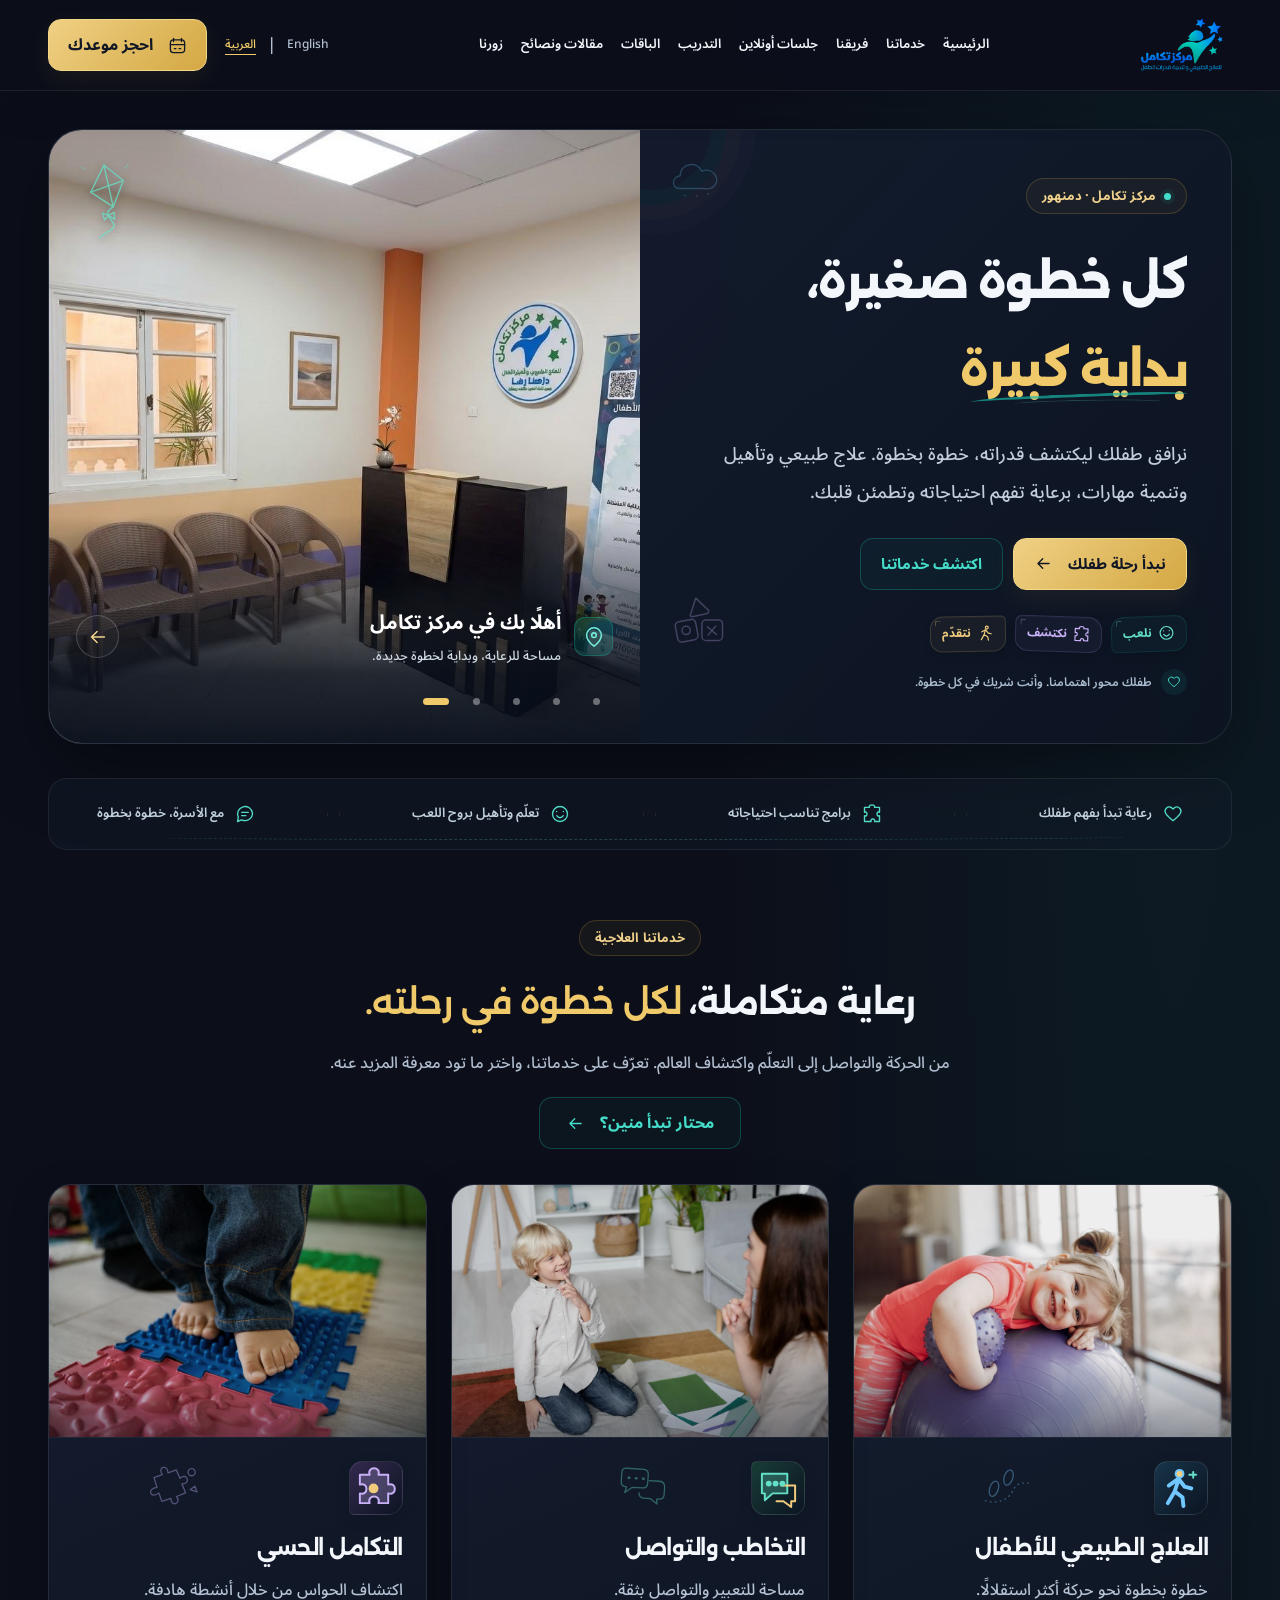
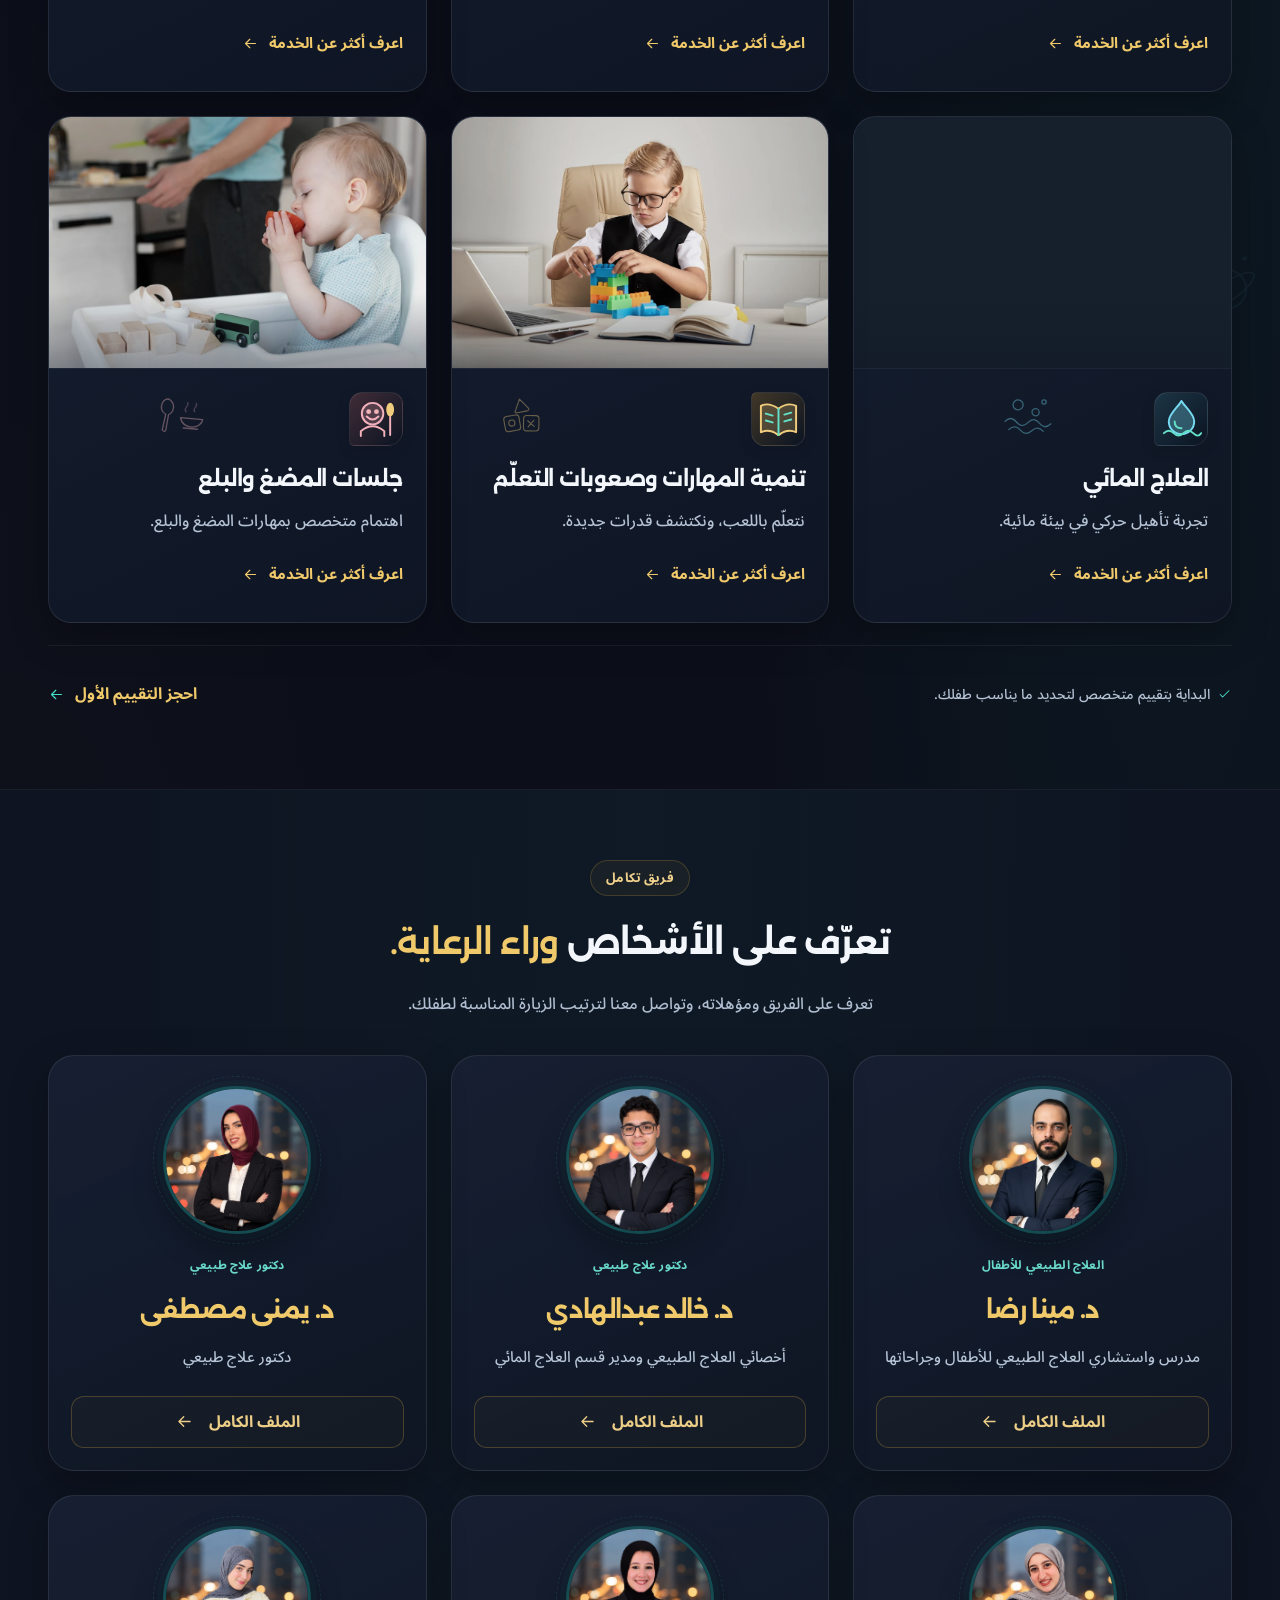
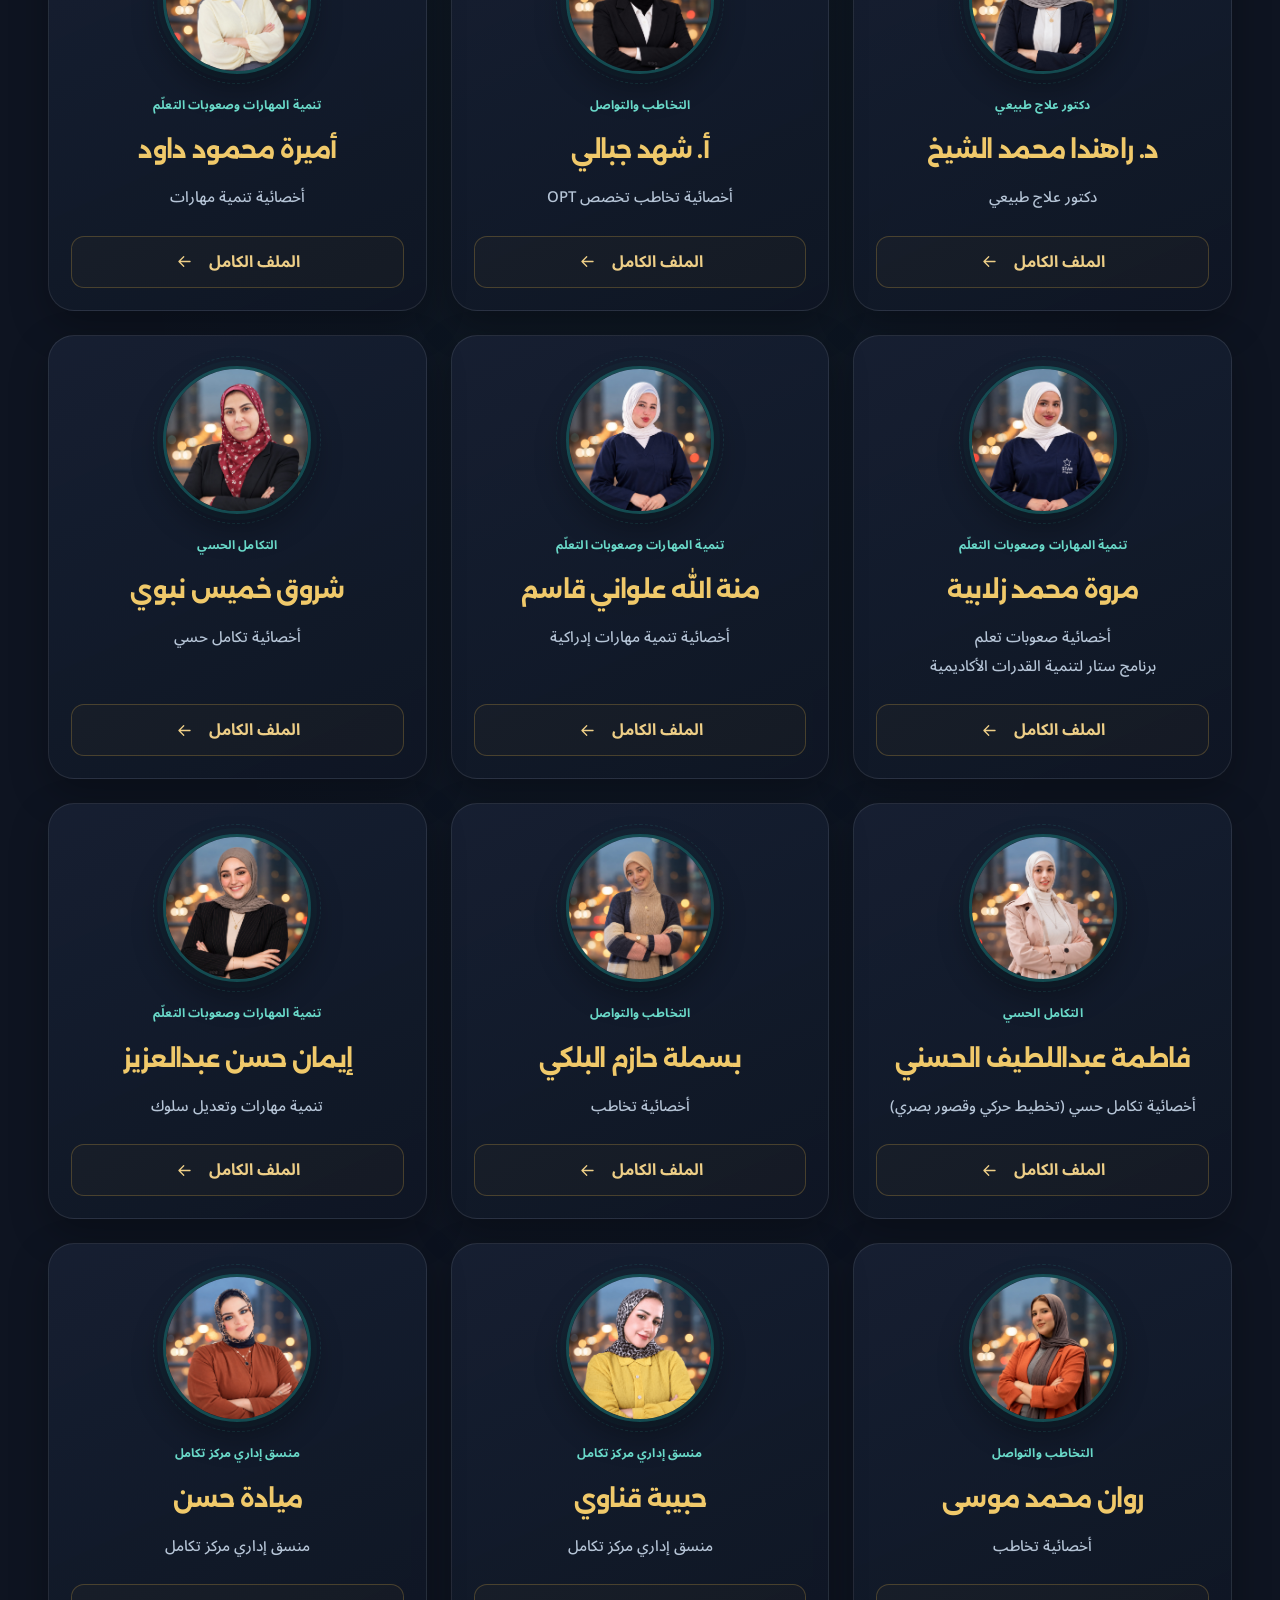
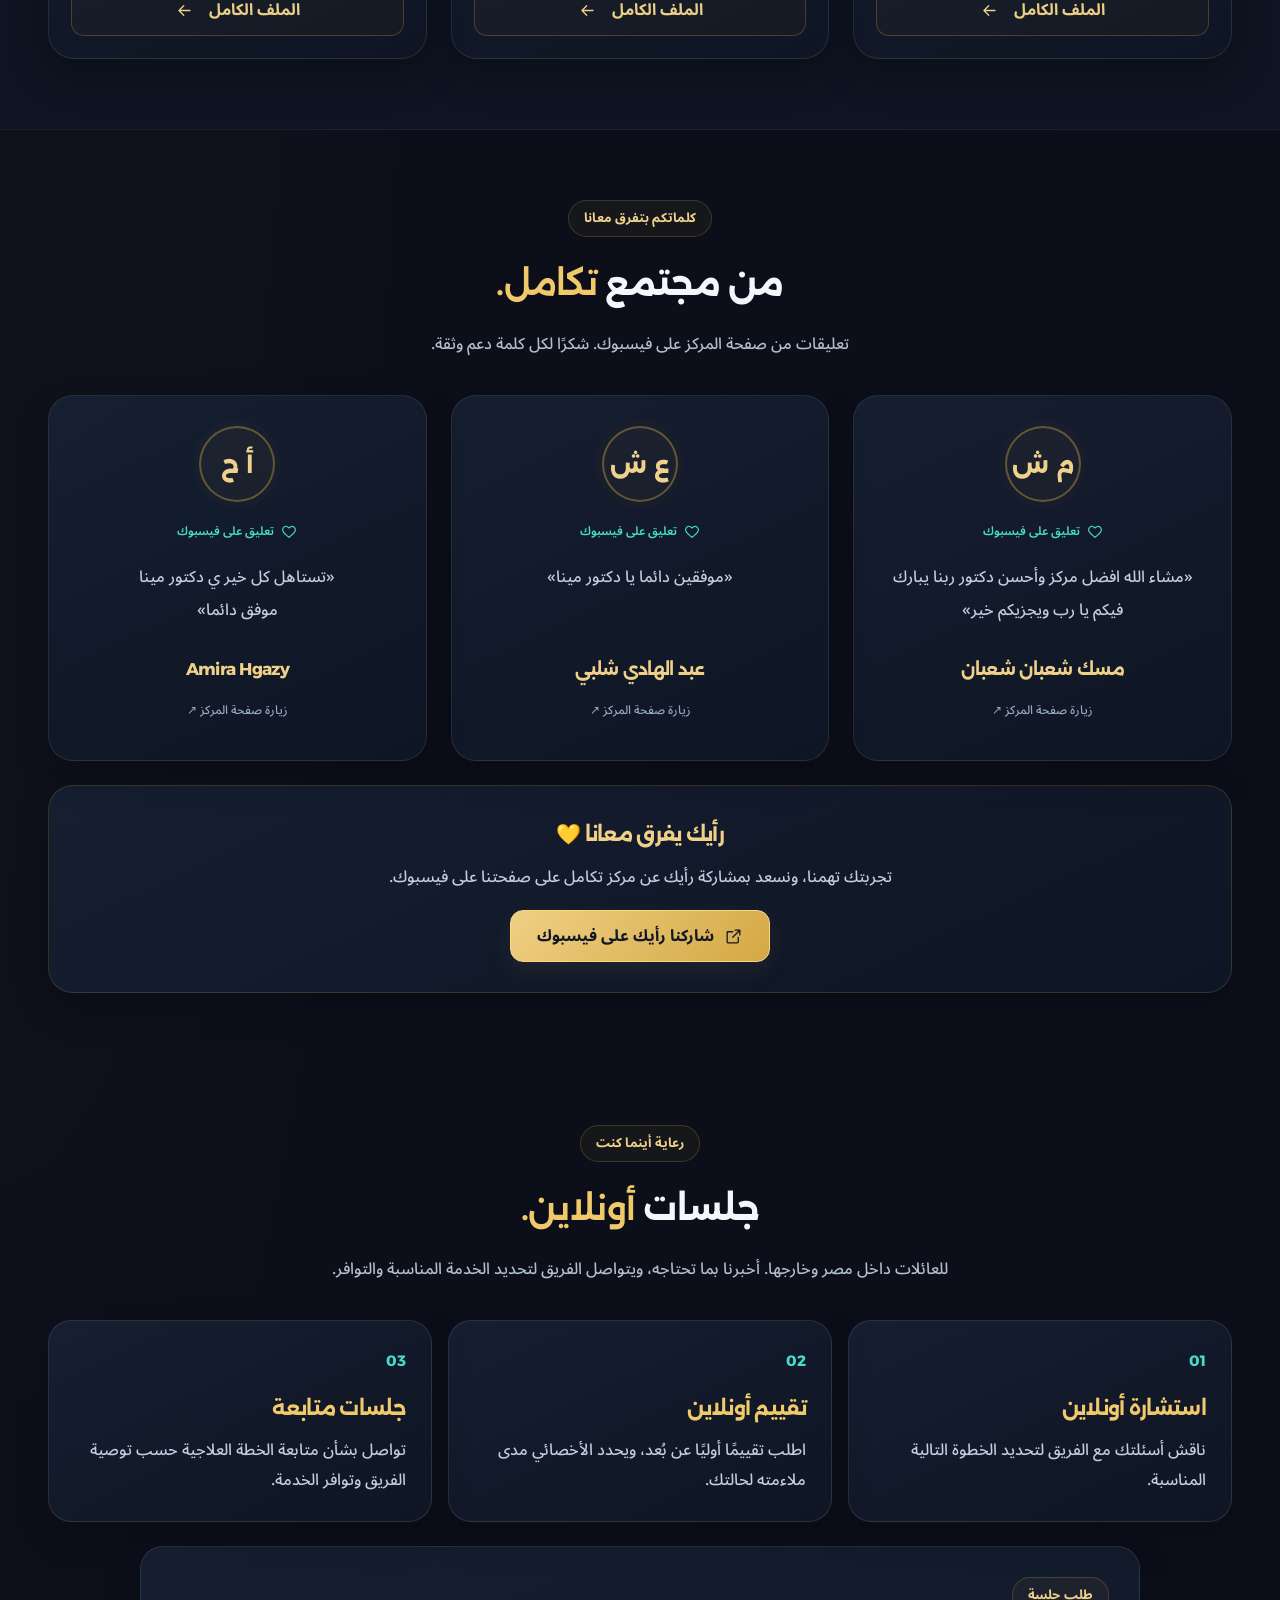
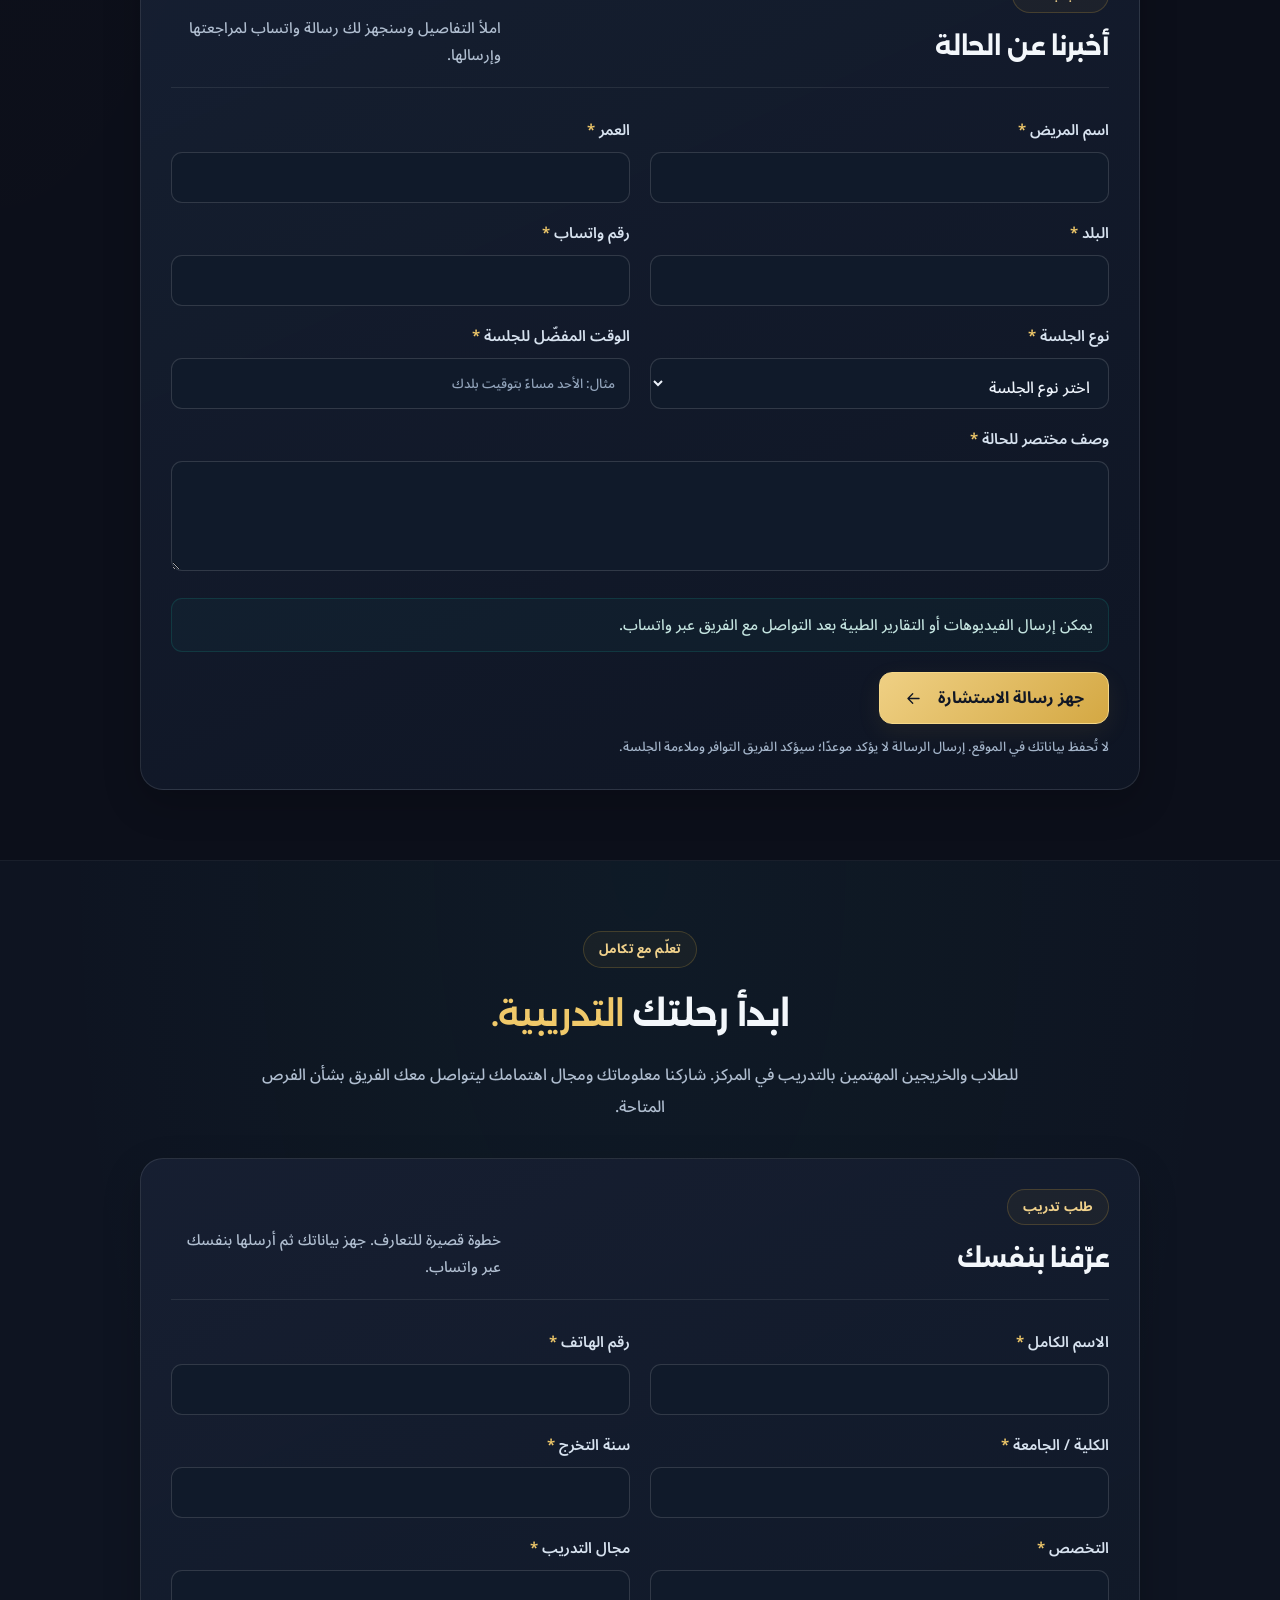
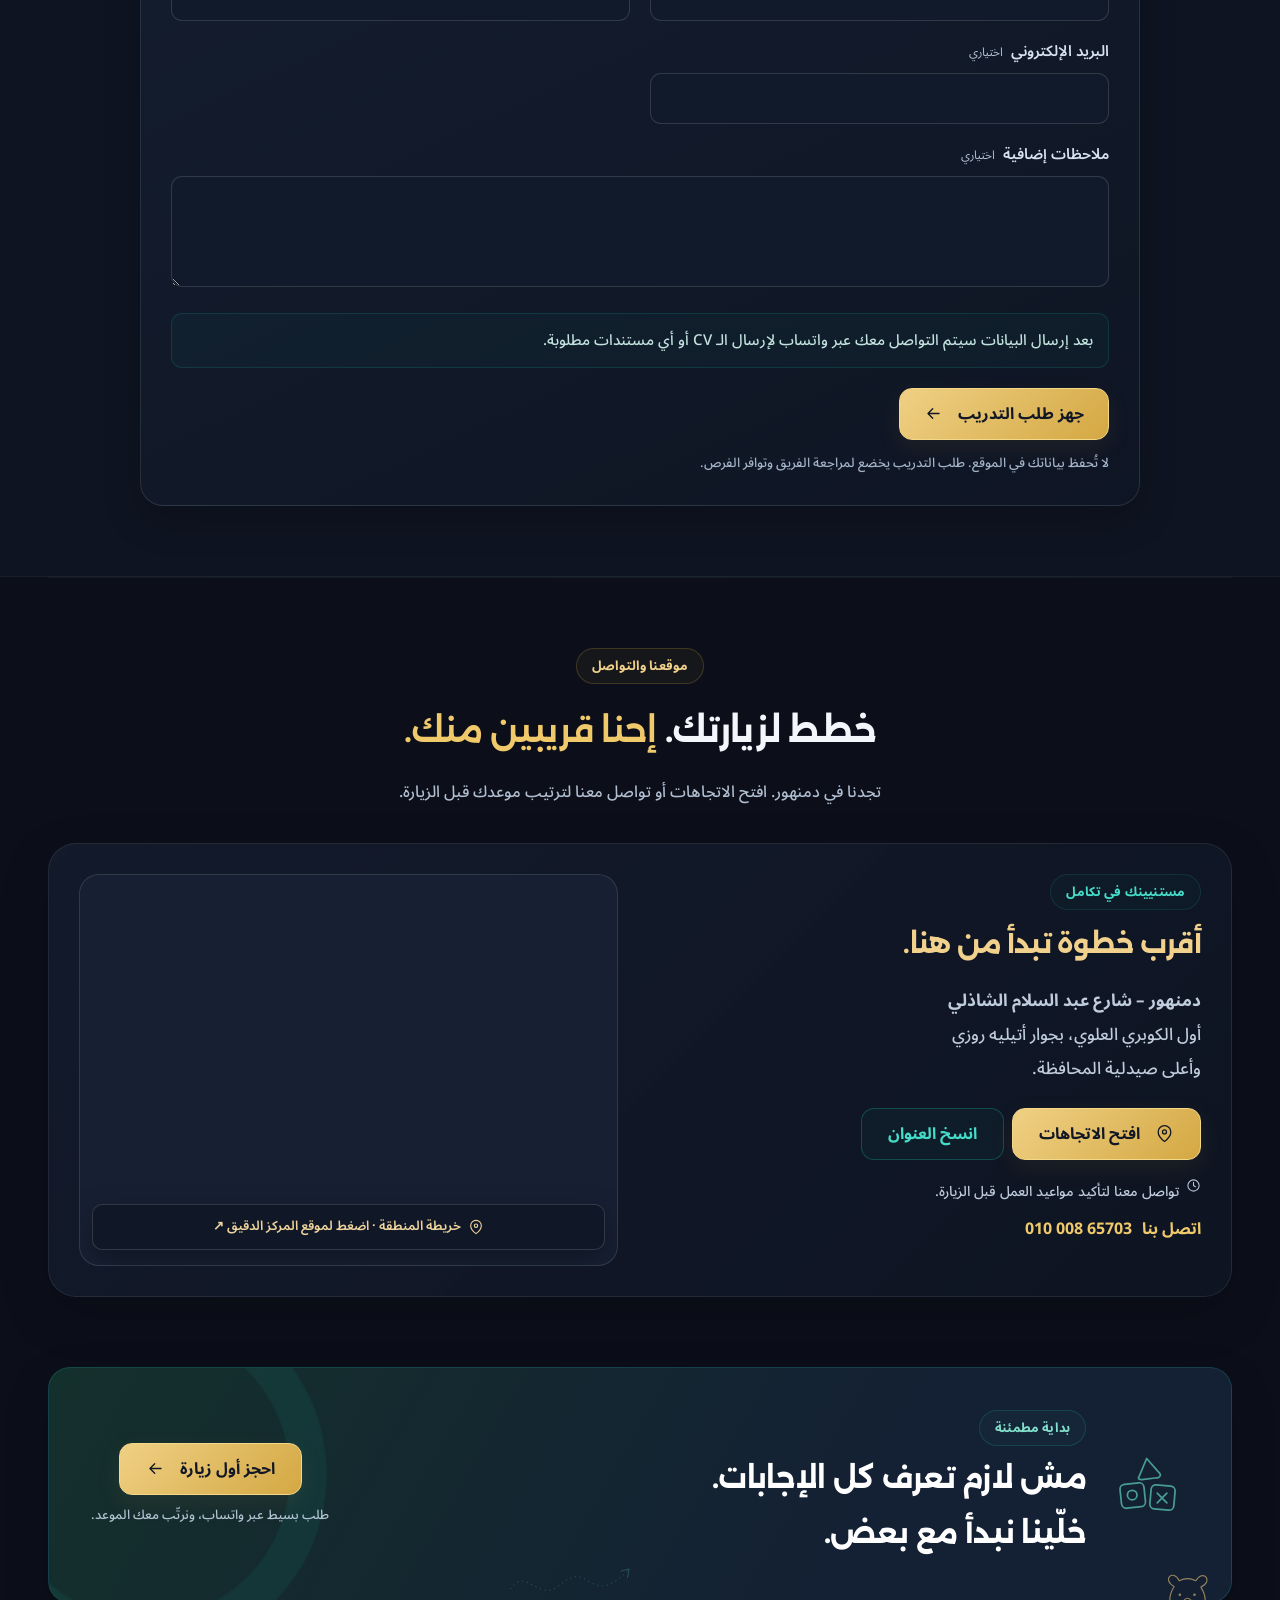
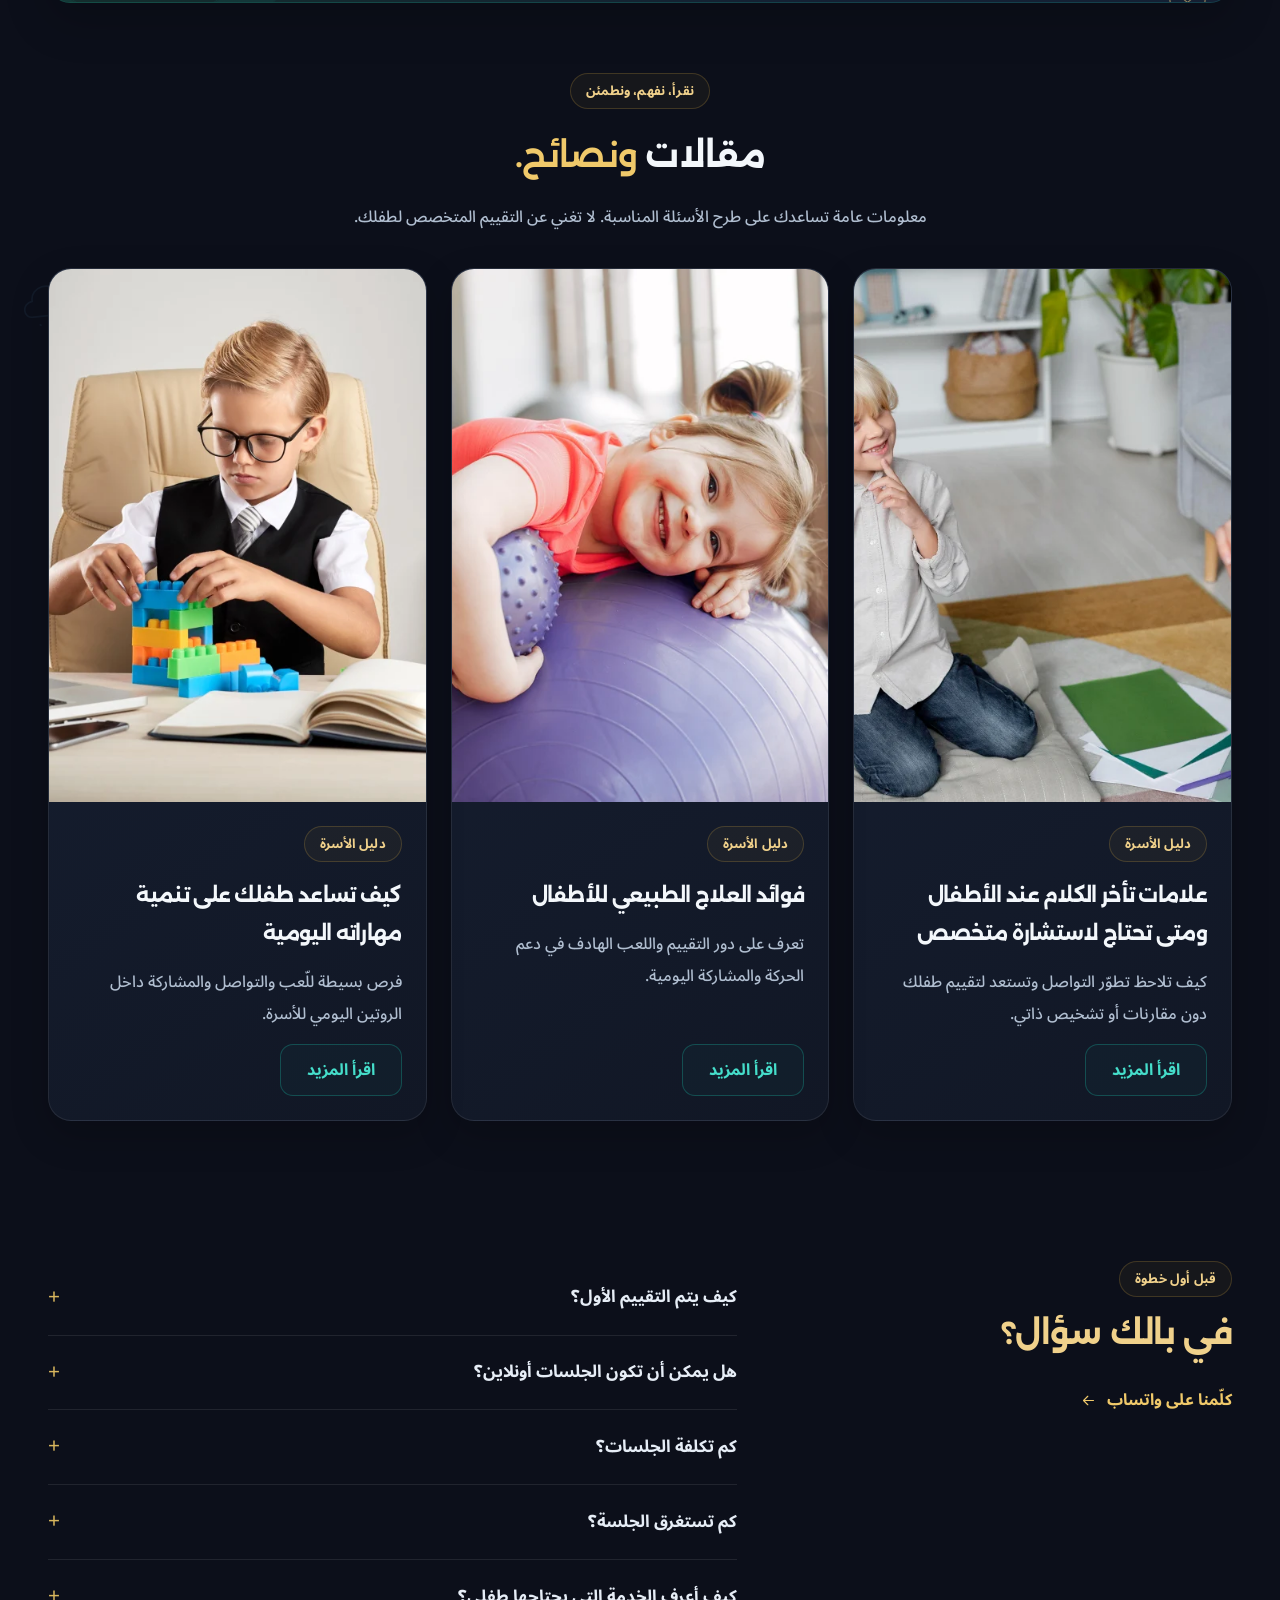
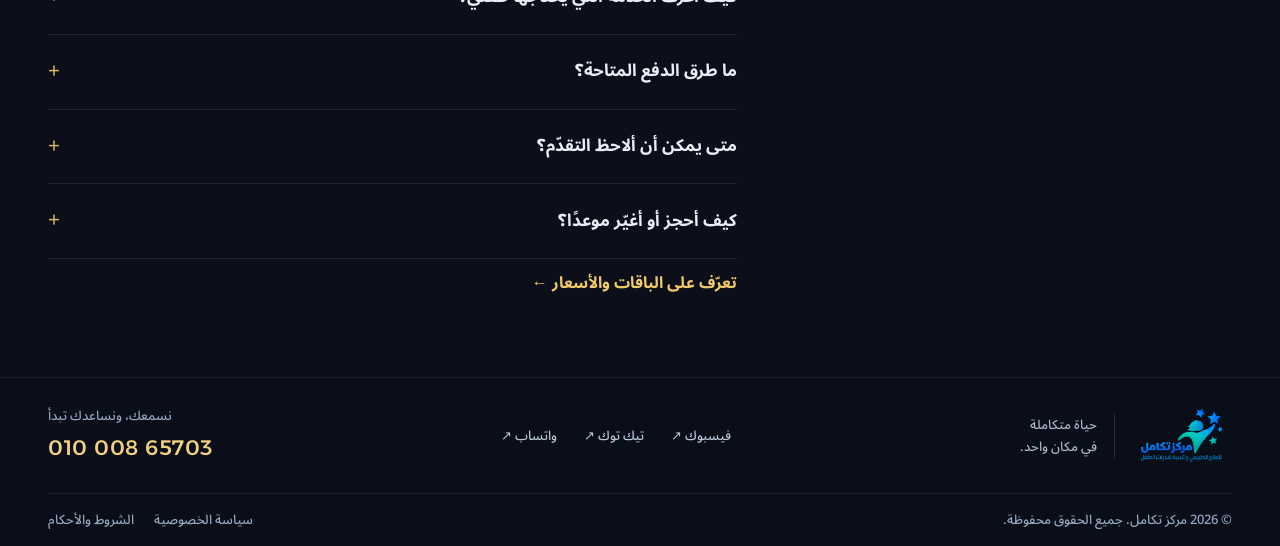
<file: index.html>
<!doctype html>
<html lang="ar" dir="rtl">
<head>
  <meta charset="UTF-8">
  <meta name="viewport" content="width=device-width, initial-scale=1">
  <meta name="theme-color" content="#0c0f1a">
  <meta name="keywords" content="علاج طبيعي أطفال دمنهور، مركز تكامل، تخاطب، تأهيل أطفال، تنمية مهارات">
  <meta name="description" content="مركز تكامل للعلاج الطبيعي وتأهيل الأطفال في دمنهور. تعرّف على خدمات العلاج الطبيعي والتخاطب وتنمية المهارات، وتواصل لحجز موعد مع فريقنا.">
  <title>تكامل | كل خطوة صغيرة، بداية كبيرة</title>
  <link rel="icon" href="favicon.ico" sizes="any">
  <link rel="icon" href="assets/images/favicon-32.png" type="image/png" sizes="32x32">
  <link rel="icon" href="assets/images/favicon-192.png" type="image/png" sizes="192x192">
  <link rel="apple-touch-icon" href="assets/images/apple-touch-icon.png" sizes="180x180">
  <meta property="og:type" content="website">
  <meta property="og:locale" content="ar_EG">
  <meta property="og:site_name" content="مركز تكامل للعلاج الطبيعي وتأهيل الأطفال">
  <meta property="og:title" content="مركز تكامل | كل خطوة صغيرة، بداية كبيرة">
  <meta property="og:description" content="علاج طبيعي وتأهيل وتنمية مهارات للأطفال في دمنهور. تعرّف على خدماتنا وفريقنا وتواصل لحجز موعد لطفلك.">
  <!-- Before publishing, set an absolute public image URL using scripts/set-public-url.cjs. -->
  <meta property="og:image" content="assets/images/hero.jpeg">
  <meta property="og:image:type" content="image/jpeg">
  <meta property="og:image:width" content="1195">
  <meta property="og:image:height" content="896">
  <meta property="og:image:alt" content="استقبال مركز تكامل للعلاج الطبيعي وتأهيل الأطفال في دمنهور">
  <meta name="twitter:card" content="summary_large_image">
  <meta name="twitter:title" content="مركز تكامل | كل خطوة صغيرة، بداية كبيرة">
  <meta name="twitter:description" content="تعرّف على خدمات العلاج الطبيعي وتأهيل الأطفال وفريق مركز تكامل في دمنهور، واحجز موعد طفلك.">
  <meta name="twitter:image" content="assets/images/hero.jpeg">
  <meta name="twitter:image:alt" content="استقبال مركز تكامل في دمنهور">
  <link rel="preconnect" href="https://fonts.googleapis.com">
  <link rel="preconnect" href="https://fonts.gstatic.com" crossorigin>
  <link href="https://fonts.googleapis.com/css2?family=Alexandria:wght@400;500;600;700;800&family=Noto+Sans+Arabic:wght@400;500;600;700&display=swap" rel="stylesheet">
  <link rel="stylesheet" href="assets/css/style.css">
  <link rel="stylesheet" href="assets/css/theme.css">
  <script src="assets/js/translations.js" defer></script>
  <script src="assets/js/i18n.js" defer></script>
  <script src="assets/js/script.js" defer></script>
</head>
<body>
  <a class="skip-link" href="#main">انتقل إلى المحتوى</a>
  <svg class="icon-library" xmlns="http://www.w3.org/2000/svg" aria-hidden="true"><defs>
    <symbol id="i-arrow" viewBox="0 0 24 24"><path d="M19 12H5m6-6-6 6 6 6"/></symbol>
    <symbol id="i-external" viewBox="0 0 24 24"><path d="M14 4h6v6M20 4 11 13M18 13v6a1 1 0 0 1-1 1H5a1 1 0 0 1-1-1V7a1 1 0 0 1 1-1h6"/></symbol>
    <symbol id="i-phone" viewBox="0 0 24 24"><path d="m8 3 3 5-3 3a15 15 0 0 0 5 5l3-3 5 3c-1 7-6 6-12 1S1 5 8 3Z"/></symbol>
    <symbol id="i-pin" viewBox="0 0 24 24"><path d="M20 10c0 6-8 12-8 12S4 16 4 10a8 8 0 1 1 16 0Z"/><circle cx="12" cy="10" r="2.5"/></symbol>
    <symbol id="i-calendar" viewBox="0 0 24 24"><rect x="3" y="5" width="18" height="16" rx="4"/><path d="M7 3v4m10-4v4M3 11h18m-13 5h2m4 0h2"/></symbol>
    <symbol id="i-check" viewBox="0 0 24 24"><path d="m5 12 4 4L19 6"/></symbol>
    <symbol id="i-star" viewBox="0 0 24 24"><path d="m12 2 2.8 6.7L22 12l-7.2 2.8L12 22l-2.8-7.2L2 12l7.2-3.3Z"/></symbol>
    <symbol id="i-heart" viewBox="0 0 24 24"><path d="M20 5c-3-3-6-1-8 1-2-2-5-4-8-1-5 5 3 11 8 15 5-4 13-10 8-15Z"/></symbol>
    <symbol id="i-move" viewBox="0 0 24 24"><circle cx="14" cy="4" r="2"/><path d="m7 10 5-3 4 5 4 1m-8-6-2 7 5 3 1 5m-6-8-4 7"/></symbol>
    <symbol id="i-wave" viewBox="0 0 24 24"><path d="M2 9q3-5 6 0t6 0 8 0M2 15q3-5 6 0t6 0 8 0M2 21q3-5 6 0t6 0 8 0"/></symbol>
    <symbol id="i-chat" viewBox="0 0 24 24"><path d="M21 11a9 9 0 0 1-13 8l-5 2 1-5a9 9 0 1 1 17-5Z"/><path d="M8 10h8m-8 4h5"/></symbol>
    <symbol id="i-puzzle" viewBox="0 0 24 24"><path d="M3 4h6c-2-4 8-4 6 0h6v6c-4-2-4 6 0 4v7h-6c2-4-6-4-4 0H3v-7c4 2 4-6 0-4Z"/></symbol>
    <symbol id="i-book" viewBox="0 0 24 24"><path d="M12 5v16M3 3c3-1 6 0 9 2 3-2 6-3 9-2v16c-3-1-6 0-9 2-3-2-6-3-9-2Z"/></symbol>
    <symbol id="i-smile" viewBox="0 0 24 24"><circle cx="12" cy="12" r="9"/><path d="M8 9h.01M16 9h.01M8 14q4 5 8 0"/></symbol>
    <symbol id="i-clock" viewBox="0 0 24 24"><circle cx="12" cy="12" r="9"/><path d="M12 7v5l3 2"/></symbol>
    <symbol id="i-close" viewBox="0 0 24 24"><path d="m6 6 12 12M6 18 18 6"/></symbol>

    <!-- Reusable, decorative-only rounded doodles. No text or interaction. -->
    <symbol id="d-cloud" viewBox="0 0 80 60"><path d="M19 42C7 43 7 26 19 25c-1-16 23-21 29-6 14-6 26 11 16 20-3 3-8 4-14 3Z"/><path d="m25 51 3 2m13-1 3 2m12-5 2 2" stroke-dasharray="1 6"/></symbol>
    <symbol id="d-kite" viewBox="0 0 80 110"><path d="m36 8 25 20-13 34L19 43Z"/><path d="m36 8 12 54M19 43l42-15M48 62c-20 12 10 19-2 29-4 4-10 4-15 11"/><path d="m42 73-8-3 3 9 5-6 8 5-1-9Z"/><path d="m11 13-4-2m56 1 4-4" opacity=".5"/></symbol>
    <symbol id="d-planet" viewBox="0 0 80 80"><circle cx="40" cy="39" r="21"/><ellipse cx="40" cy="42" rx="34" ry="10" transform="rotate(-22 40 42)"/><circle cx="34" cy="30" r="3"/><path d="m65 9 1 4m-3-2 5-1"/></symbol>
    <symbol id="d-blocks" viewBox="0 0 80 70"><rect x="9" y="34" width="25" height="25" rx="5" transform="rotate(-6 21 46)"/><rect x="40" y="36" width="25" height="25" rx="5" transform="rotate(5 52 48)"/><path d="m28 27 8-19 14 16c1 2-1 4-3 4l-16 2q-5 0-3-3Z"/><circle cx="21" cy="46" r="5"/><path d="m47 44 10 10m0-10-10 10"/></symbol>
    <symbol id="d-physio" viewBox="0 0 80 60"><ellipse cx="24" cy="34" rx="6" ry="11" transform="rotate(25 24 34)"/><ellipse cx="46" cy="21" rx="6" ry="11" transform="rotate(25 46 21)"/><path d="M10 49c17 8 33 2 40-9s12-9 23-8" stroke-dasharray="1 6"/></symbol>
    <symbol id="d-speech" viewBox="0 0 80 60"><path d="M8 15q0-6 7-6h23q7 0 7 7v12q0 7-7 7H24l-10 8 2-8q-8 0-8-7Z"/><path d="M47 24h14q8 0 8 8v10q0 7-7 7h-3l1 7-10-7h-9q-7 0-7-7"/><path d="M18 22h1m9 0h1m9 0h1" stroke-width="3.5"/></symbol>
    <symbol id="d-sensory" viewBox="0 0 80 60"><path d="m13 18 12-3c-7-11 9-15 8-2l12-3 4 12c11-8 15 10 2 8l4 13-13 4c7 10-9 15-8 2l-13 3-3-12C5 48 1 32 16 32Z"/><circle cx="66" cy="15" r="5"/><path d="m62 39 7-4 2 8Z"/></symbol>
    <symbol id="d-water" viewBox="0 0 80 60"><circle cx="24" cy="16" r="7"/><circle cx="49" cy="25" r="5"/><circle cx="60" cy="10" r="3"/><path d="M7 40q8-9 16 0t16 0 16 0 16 0M13 51q8-8 16 0t16 0 16 0"/></symbol>
    <symbol id="d-feeding" viewBox="0 0 80 60"><path d="M20 30c-14-6-4-27 5-20 9 7 4 18-1 20l-2 22q-2 4-5 0Z"/><path d="M41 33h31c-1 14-27 17-31 0Zm5 14h20"/><path d="M48 24c-6-6 5-7 1-13m11 12c-5-5 5-7 1-12" opacity=".65"/></symbol>
    <symbol id="d-journey" viewBox="0 0 240 65"><path d="M8 48c28-41 52 23 87-4 36-29 42-18 61-8s35 12 70-22" stroke-dasharray="1 8"/><path d="m213 15 15-4-3 16"/></symbol>
    <symbol id="d-bear" viewBox="0 0 80 75"><path d="M19 28C-1 17 18 0 27 19c8-4 18-4 26 0C65 0 81 20 61 29c16 26 0 42-21 42S3 54 19 28Z" fill="var(--raised)"/><circle cx="28" cy="41" r="2" fill="currentColor" stroke="none"/><circle cx="51" cy="41" r="2" fill="currentColor" stroke="none"/><path d="M35 49q5-5 10 0l-5 4Zm5 4v3m-7 0q7 6 14 0"/><path d="m11 62 4-4m50 1 4 4"/></symbol>
  <symbol id="service-icon-physio" viewBox="0 0 44 44"><circle cx="20" cy="8" r="4" fill="#f0cc7c"/><path d="m9 20 10-7 6 8 7 2M19 14l-4 12 8 6 1 9M15 26 8 38" stroke="#71c7ff" stroke-width="4"/><path d="M30 9h7m-3-3v6" stroke="#63e0c7"/></symbol><symbol id="service-icon-speech" viewBox="0 0 44 44"><path d="M5 8h26v20H16l-8 7v-7H5Z" fill="#63e0c7" fill-opacity=".25" stroke="#63e0c7"/><path d="M25 20h14v16h-4v6l-8-6h-7" stroke="#f0cc7c"/><circle cx="12" cy="18" r="2" fill="#63e0c7"/><circle cx="19" cy="18" r="2" fill="#63e0c7"/><circle cx="26" cy="18" r="2" fill="#63e0c7"/></symbol><symbol id="service-icon-sensory" viewBox="0 0 44 44"><path d="M6 9h10c-3-9 12-9 9 0h10v10c9-3 9 12 0 9v10H25c3-9-12-9-9 0H6V28c9 3 9-12 0-9Z" fill="#c8b0f7" fill-opacity=".25" stroke="#c8b0f7"/><circle cx="20" cy="23" r="5" fill="#f0cc7c" stroke="none"/></symbol><symbol id="service-icon-water" viewBox="0 0 44 44"><path d="M22 4C18 11 9 17 9 25a13 13 0 0 0 26 0C35 17 26 11 22 4Z" fill="#76daf0" fill-opacity=".3" stroke="#76daf0"/><path d="M4 37q5-5 10 0t10 0 10 0 8 0M15 25q0 7 7 7" stroke="#63e0c7"/></symbol><symbol id="service-icon-learning" viewBox="0 0 44 44"><path d="M22 12Q12 5 4 9v27q9-4 18 3 9-7 18-3V9q-9-4-18 3Z" fill="#f0cc7c" fill-opacity=".2" stroke="#f0cc7c"/><path d="M22 12v27M9 17l7 2m-7 5 7 2m12-8 7-2m-7 9 7-2" stroke="#63e0c7"/></symbol><symbol id="service-icon-feeding" viewBox="0 0 44 44"><circle cx="19" cy="17" r="11" fill="#f2b1bb" fill-opacity=".2" stroke="#f2b1bb"/><path d="M13 20q6 6 12 0M7 40v-5q12-10 24 0v5M37 20v19" stroke="#f2b1bb"/><ellipse cx="37" cy="13" rx="4" ry="7" fill="#f0cc7c" stroke="none"/><circle cx="15" cy="15" r="1.5" fill="#f0cc7c"/><circle cx="23" cy="15" r="1.5" fill="#f0cc7c"/></symbol></defs></svg>

  <header class="site-header">
    <div class="container header-inner">
      <a class="brand" href="#home" aria-label="تكامل، الرئيسية"><img src="assets/images/logo.webp" alt="شعار مركز تكامل" width="94" height="63"><span class="brand-divider"></span><span class="brand-caption">العلاج الطبيعي<br>وتأهيل الأطفال</span></a>
      <nav class="desktop-nav" aria-label="القائمة الرئيسية"><a href="#home" data-i18n="home">الرئيسية</a><a href="#services" data-i18n="services">خدماتنا</a><a href="#team" data-i18n="team">فريقنا</a><a href="#online">جلسات أونلاين</a><a href="#training">التدريب</a><a href="packages.html" data-i18n="packages">الباقات</a><a href="#articles" data-i18n="articles">مقالات ونصائح</a><a href="#visit" data-i18n="visit">زورنا</a></nav>
      <div class="header-actions"><div class="language-switch" role="group" aria-label="لغة الواجهة / Interface language"><button type="button" data-language="ar" lang="ar" aria-pressed="true">العربية</button><span aria-hidden="true">|</span><button type="button" data-language="en" lang="en" aria-pressed="false">English</button></div><button class="btn btn-primary btn-small" data-book><svg><use href="#i-calendar"/></svg><span data-i18n="book">احجز موعدك</span></button></div>
    </div>
  <nav class="mobile-extra-nav" aria-label="صفحات المركز"><a href="packages.html" data-i18n="packages">الباقات</a><a href="#articles" data-i18n="articles">مقالات ونصائح</a><a href="#team" data-i18n="team">فريقنا</a><a href="#online">جلسات أونلاين</a><a href="#training">التدريب</a></nav></header>

  <main id="main" lang="ar" dir="rtl"><div class="playground-sky" aria-hidden="true"><svg class="doodle doodle--sky sky-planet" aria-hidden="true" focusable="false"><use href="#d-planet"/></svg><svg class="doodle doodle--lavender sky-blocks" aria-hidden="true" focusable="false"><use href="#d-blocks"/></svg><svg class="doodle doodle--mint sky-kite" aria-hidden="true" focusable="false"><use href="#d-kite"/></svg><svg class="doodle doodle--sky sky-cloud" aria-hidden="true" focusable="false"><use href="#d-cloud"/></svg></div>
    <section class="hero container" id="home" aria-labelledby="hero-title">
      <div class="hero-copy"><div class="playful-orbit" aria-hidden="true"></div><svg class="doodle doodle--sky hero-cloud" aria-hidden="true" focusable="false"><use href="#d-cloud"/></svg><svg class="doodle doodle--lavender hero-blocks" aria-hidden="true" focusable="false"><use href="#d-blocks"/></svg>
        <div class="eyebrow"><span class="status-dot"></span>مركز تكامل · دمنهور</div>
        <h1 id="hero-title">كل خطوة صغيرة،<br><span class="highlight">بداية كبيرة<span class="hand-line"></span></span></h1>
        <p class="hero-description">نرافق طفلك ليكتشف قدراته، خطوة بخطوة. علاج طبيعي وتأهيل وتنمية مهارات، برعاية تفهم احتياجاته وتطمئن قلبك.</p>
        <div class="hero-actions"><button class="btn btn-primary" data-book>نبدأ رحلة طفلك<svg><use href="#i-arrow"/></svg></button><a class="btn btn-outline" href="#services">اكتشف خدماتنا</a></div>
        <div class="growth-chips" aria-label="نهجنا مع الأطفال"><span><svg><use href="#i-smile"/></svg>نلعب</span><span><svg><use href="#i-puzzle"/></svg>نكتشف</span><span><svg><use href="#i-move"/></svg>نتقدّم</span></div><div class="hero-note"><span class="mini-heart"><svg><use href="#i-heart"/></svg></span><span>طفلك محور اهتمامنا. وأنت شريك في كل خطوة.</span></div>
      </div>
      <div class="hero-art clinic-hero"><svg class="doodle doodle--mint hero-kite" aria-hidden="true" focusable="false"><use href="#d-kite"/></svg>
        <div class="hero-slides" aria-label="صور المركز والخدمات">
          <img class="hero-image is-active" data-hero-slide="0" src="assets/images/hero.jpeg" alt="صورة من مركز تكامل" width="1195" height="896" fetchpriority="high">
          <img class="hero-image" data-hero-slide="1" src="assets/images/hero2.jpeg" alt="صورة ثانية من مركز تكامل" loading="lazy" decoding="async">
          <img class="hero-image" data-hero-slide="2" src="assets/images/hero3.jpeg" alt="صورة ثالثة من مركز تكامل" loading="lazy" decoding="async">
          <img class="hero-image" data-hero-slide="3" src="assets/images/hero4.jpeg" alt="صورة رابعة من مركز تكامل" loading="lazy" decoding="async">
          <img class="hero-image" data-hero-slide="4" src="assets/images/hero5.jpeg" alt="صورة خامسة من مركز تكامل" loading="lazy" decoding="async">
        </div>
        <div class="hero-slide-controls" role="group" aria-label="اختيار صورة البانر">
          <button type="button" data-hero-dot="0" aria-label="عرض الصورة الأولى" aria-pressed="true"></button>
          <button type="button" data-hero-dot="1" aria-label="عرض الصورة الثانية" aria-pressed="false"></button>
          <button type="button" data-hero-dot="2" aria-label="عرض الصورة الثالثة" aria-pressed="false"></button>
          <button type="button" data-hero-dot="3" aria-label="عرض الصورة الرابعة" aria-pressed="false"></button>
          <button type="button" data-hero-dot="4" aria-label="عرض الصورة الخامسة" aria-pressed="false"></button>
        </div>
        <div class="clinic-caption"><span class="note-icon"><svg><use href="#i-pin"/></svg></span><div><strong id="hero-caption-title">أهلًا بك في مركز تكامل</strong><span id="hero-caption-text">مساحة للرعاية، وبداية لخطوة جديدة.</span></div><a href="#visit" aria-label="موقع المركز"><svg><use href="#i-arrow"/></svg></a></div>
      </div>
    </section>

    <div class="care-strip container" aria-label="نهج الرعاية"><div><svg><use href="#i-heart"/></svg><span>رعاية تبدأ بفهم طفلك</span></div><span class="strip-separator"></span><div><svg><use href="#i-puzzle"/></svg><span>برامج تناسب احتياجاته</span></div><span class="strip-separator"></span><div><svg><use href="#i-smile"/></svg><span>تعلّم وتأهيل بروح اللعب</span></div><span class="strip-separator"></span><div><svg><use href="#i-chat"/></svg><span>مع الأسرة، خطوة بخطوة</span></div></div>

    <section class="services-section container page-section" id="services" aria-labelledby="services-title">
      <div class="section-head"><div><span class="eyebrow">خدماتنا العلاجية</span><h2 id="services-title">رعاية متكاملة، <span>لكل خطوة في رحلته.</span></h2><p class="section-description">من الحركة والتواصل إلى التعلّم واكتشاف العالم. تعرّف على خدماتنا، واختر ما تود معرفة المزيد عنه.</p></div><button class="btn btn-outline" id="open-guide">محتار تبدأ منين؟ <svg><use href="#i-arrow"/></svg></button></div>
      <div class="service-grid" id="service-grid"></div>
      <div class="service-footer"><span><svg><use href="#i-check"/></svg>البداية بتقييم متخصص لتحديد ما يناسب طفلك.</span><button class="text-button" data-book>احجز التقييم الأول <svg><use href="#i-arrow"/></svg></button></div>
    </section>

    <section class="team-section page-section" id="team" aria-labelledby="team-title"><div class="container">
      <div class="section-head"><div><span class="eyebrow">فريق تكامل</span><h2 id="team-title">تعرّف على الأشخاص <span>وراء الرعاية.</span></h2><p class="section-description">تعرف على الفريق ومؤهلاته، وتواصل معنا لترتيب الزيارة المناسبة لطفلك.</p></div></div>
      <div class="team-grid" id="team-grid" role="group" aria-label="بطاقات فريق تكامل"></div>
      <div class="team-carousel-controls" aria-label="التنقل بين أعضاء الفريق">
        <button id="team-prev" class="team-carousel-arrow" aria-label="العضو السابق" aria-controls="team-grid"><svg style="transform:rotate(180deg)"><use href="#i-arrow"/></svg></button>
        <div class="team-carousel-dots" id="team-carousel-dots"></div>
        <button id="team-next" class="team-carousel-arrow" aria-label="العضو التالي" aria-controls="team-grid"><svg><use href="#i-arrow"/></svg></button>
        <p class="team-swipe-hint">اسحب للتعرّف على الفريق</p>
      </div>
    </div></section>

    <section class="testimonials-section container page-section" id="testimonials" aria-labelledby="testimonials-title">
      <div class="section-head"><div><span class="eyebrow">كلماتكم بتفرق معانا</span><h2 id="testimonials-title">من مجتمع <span>تكامل.</span></h2><p class="section-description">تعليقات من صفحة المركز على فيسبوك. شكرًا لكل كلمة دعم وثقة.</p></div></div>
      <div class="testimonial-grid">
        <article class="testimonial-card"><div class="testimonial-avatar" aria-hidden="true">م ش</div><span class="feedback-source"><svg><use href="#i-heart"/></svg>تعليق على فيسبوك</span><blockquote>«مشاء الله افضل مركز وأحسن دكتور ربنا يبارك فيكم يا رب ويجزيكم خير»</blockquote><h3>مسك شعبان شعبان</h3><a href="https://www.facebook.com/profile.php?id=100064172256756" target="_blank" rel="noopener noreferrer">زيارة صفحة المركز ↗</a></article>
        <article class="testimonial-card"><div class="testimonial-avatar" aria-hidden="true">ع ش</div><span class="feedback-source"><svg><use href="#i-heart"/></svg>تعليق على فيسبوك</span><blockquote>«موفقين دائما يا دكتور مينا»</blockquote><h3>عبد الهادي شلبي</h3><a href="https://www.facebook.com/profile.php?id=100064172256756" target="_blank" rel="noopener noreferrer">زيارة صفحة المركز ↗</a></article>
        <article class="testimonial-card"><div class="testimonial-avatar" aria-hidden="true">أ ح</div><span class="feedback-source"><svg><use href="#i-heart"/></svg>تعليق على فيسبوك</span><blockquote>«تستاهل كل خير ي دكتور مينا<br>موفق دائما»</blockquote><h3>Amira Hgazy</h3><a href="https://www.facebook.com/profile.php?id=100064172256756" target="_blank" rel="noopener noreferrer">زيارة صفحة المركز ↗</a></article>
      </div>
      <div class="feedback-cta">
        <h3>رأيك يفرق معانا 💛</h3>
        <p>تجربتك تهمنا، ونسعد بمشاركة رأيك عن مركز تكامل على صفحتنا على فيسبوك.</p>
        <a class="btn btn-primary" href="https://www.facebook.com/profile.php?id=100064172256756&sk=reviews" target="_blank" rel="noopener noreferrer" aria-label="شاركنا رأيك عن مركز تكامل على فيسبوك"><svg aria-hidden="true"><use href="#i-external"/></svg>شاركنا رأيك على فيسبوك</a>
      </div>
    </section>

    <section class="container page-section lead-section" id="online" aria-labelledby="online-title">
      <div class="section-head"><div><span class="eyebrow">رعاية أينما كنت</span><h2 id="online-title">جلسات <span>أونلاين.</span></h2><p class="section-description">للعائلات داخل مصر وخارجها. أخبرنا بما تحتاجه، ويتواصل الفريق لتحديد الخدمة المناسبة والتوافر.</p></div></div>
      <div class="consultation-grid">
        <article class="consultation-card"><span class="consultation-number">01</span><h3>استشارة أونلاين</h3><p>ناقش أسئلتك مع الفريق لتحديد الخطوة التالية المناسبة.</p></article>
        <article class="consultation-card"><span class="consultation-number">02</span><h3>تقييم أونلاين</h3><p>اطلب تقييمًا أوليًا عن بُعد، ويحدد الأخصائي مدى ملاءمته لحالتك.</p></article>
        <article class="consultation-card"><span class="consultation-number">03</span><h3>جلسات متابعة</h3><p>تواصل بشأن متابعة الخطة العلاجية حسب توصية الفريق وتوافر الخدمة.</p></article>
      </div>
      <form class="lead-form" id="online-form"><div class="lead-form-heading"><div><span class="eyebrow">طلب جلسة</span><h3>أخبرنا عن الحالة</h3></div><p>املأ التفاصيل وسنجهز لك رسالة واتساب لمراجعتها وإرسالها.</p></div>
        <div class="lead-fields">
          <div><label for="online-name">اسم المريض <span>*</span></label><input id="online-name" name="name" autocomplete="name" required maxlength="80"></div>
          <div><label for="online-age">العمر <span>*</span></label><input id="online-age" name="age" type="number" min="0" max="120" inputmode="numeric" required></div>
          <div><label for="online-country">البلد <span>*</span></label><input id="online-country" name="country" autocomplete="country-name" required maxlength="80"></div>
          <div><label for="online-phone">رقم واتساب <span>*</span></label><input id="online-phone" name="phone" type="tel" autocomplete="tel" inputmode="tel" dir="ltr" required minlength="8" maxlength="25"></div>
          <div><label for="online-type">نوع الجلسة <span>*</span></label><select id="online-type" name="type" required><option value="" disabled selected>اختر نوع الجلسة</option><option value="استشارة أونلاين">استشارة أونلاين</option><option value="تقييم أونلاين">تقييم أونلاين</option><option value="جلسات متابعة">جلسات متابعة</option></select></div>
          <div><label for="online-time">الوقت المفضّل للجلسة <span>*</span></label><input id="online-time" name="time" placeholder="مثال: الأحد مساءً بتوقيت بلدك" required maxlength="100"></div>
          <div class="field-wide"><label for="online-case">وصف مختصر للحالة <span>*</span></label><textarea id="online-case" name="case" rows="3" required maxlength="700"></textarea></div>
        </div>
        <p class="lead-note">يمكن إرسال الفيديوهات أو التقارير الطبية بعد التواصل مع الفريق عبر واتساب.</p>
        <button class="btn btn-primary" type="submit">جهز رسالة الاستشارة <svg><use href="#i-arrow"/></svg></button><p class="privacy-note">لا تُحفظ بياناتك في الموقع. إرسال الرسالة لا يؤكد موعدًا؛ سيؤكد الفريق التوافر وملاءمة الجلسة.</p>
      </form>
    </section>

    <section class="training-section page-section" id="training" aria-labelledby="training-title"><div class="container">
      <div class="section-head"><div><span class="eyebrow">تعلّم مع تكامل</span><h2 id="training-title">ابدأ رحلتك <span>التدريبية.</span></h2><p class="section-description">للطلاب والخريجين المهتمين بالتدريب في المركز. شاركنا معلوماتك ومجال اهتمامك ليتواصل معك الفريق بشأن الفرص المتاحة.</p></div></div>
      <form class="lead-form" id="training-form"><div class="lead-form-heading"><div><span class="eyebrow">طلب تدريب</span><h3>عرّفنا بنفسك</h3></div><p>خطوة قصيرة للتعارف. جهز بياناتك ثم أرسلها بنفسك عبر واتساب.</p></div>
        <div class="lead-fields">
          <div><label for="training-name">الاسم الكامل <span>*</span></label><input id="training-name" name="name" autocomplete="name" required maxlength="80"></div>
          <div><label for="training-phone">رقم الهاتف <span>*</span></label><input id="training-phone" name="phone" type="tel" autocomplete="tel" inputmode="tel" dir="ltr" required minlength="8" maxlength="25"></div>
          <div><label for="training-college">الكلية / الجامعة <span>*</span></label><input id="training-college" name="college" required maxlength="120"></div>
          <div><label for="training-year">سنة التخرج <span>*</span></label><input id="training-year" name="year" type="number" min="1980" max="2100" inputmode="numeric" required></div>
          <div><label for="training-specialty">التخصص <span>*</span></label><input id="training-specialty" name="specialty" required maxlength="100"></div>
          <div><label for="training-field">مجال التدريب <span>*</span></label><input id="training-field" name="field" required maxlength="100"></div>
          <div><label for="training-email">البريد الإلكتروني <small>اختياري</small></label><input id="training-email" name="email" type="email" autocomplete="email" maxlength="120"></div>
          <div class="field-wide"><label for="training-notes">ملاحظات إضافية <small>اختياري</small></label><textarea id="training-notes" name="notes" rows="3" maxlength="700"></textarea></div>
        </div>
        <p class="lead-note">بعد إرسال البيانات سيتم التواصل معك عبر واتساب لإرسال الـ CV أو أي مستندات مطلوبة.</p>
        <button class="btn btn-primary" type="submit">جهز طلب التدريب <svg><use href="#i-arrow"/></svg></button><p class="privacy-note">لا تُحفظ بياناتك في الموقع. طلب التدريب يخضع لمراجعة الفريق وتوافر الفرص.</p>
      </form>
    </div></section>

    <section class="visit-section container page-section" id="visit" aria-labelledby="visit-title">
      <div class="section-head"><div><span class="eyebrow">موقعنا والتواصل</span><h2 id="visit-title">خطط لزيارتك. <span>إحنا قريبين منك.</span></h2><p class="section-description">تجدنا في دمنهور. افتح الاتجاهات أو تواصل معنا لترتيب موعدك قبل الزيارة.</p></div></div>
        <div class="visit-layout"><div class="visit-info"><span class="eyebrow">مستنيينك في تكامل</span><h3>أقرب خطوة تبدأ من هنا.</h3><p><strong>دمنهور – شارع عبد السلام الشاذلي</strong><br>أول الكوبري العلوي، بجوار أتيليه روزي<br>وأعلى صيدلية المحافظة.</p><div class="visit-buttons"><a class="btn btn-primary" href="https://share.google/JzSVAIi2ZpPw2nffL" target="_blank" rel="noopener noreferrer"><svg><use href="#i-pin"/></svg>افتح الاتجاهات</a><button class="btn btn-outline" id="copy-address">انسخ العنوان</button></div><p class="small muted"><svg><use href="#i-clock"/></svg>تواصل معنا لتأكيد مواعيد العمل قبل الزيارة.</p><a class="text-button" href="tel:01000865703">اتصل بنا <span dir="ltr">010 008 65703</span></a></div><div class="map-shell"><iframe id="area-map" title="خريطة منطقة شارع عبد السلام الشاذلي في دمنهور" src="https://maps.google.com/maps?q=%D8%B4%D8%A7%D8%B1%D8%B9%20%D8%B9%D8%A8%D8%AF%20%D8%A7%D9%84%D8%B3%D9%84%D8%A7%D9%85%20%D8%A7%D9%84%D8%B4%D8%A7%D8%B0%D9%84%D9%8A%20%D8%AF%D9%85%D9%86%D9%87%D9%88%D8%B1&output=embed" loading="lazy" referrerpolicy="no-referrer-when-downgrade"></iframe><a href="https://share.google/JzSVAIi2ZpPw2nffL" target="_blank" rel="noopener noreferrer" class="map-label"><svg><use href="#i-pin"/></svg>خريطة المنطقة · اضغط لموقع المركز الدقيق ↗</a></div></div>
    </section>

    <section class="start-banner container" aria-labelledby="start-title"><svg class="doodle doodle--mint cta-journey" aria-hidden="true" focusable="false"><use href="#d-journey"/></svg><svg class="doodle doodle--yellow cta-peek" aria-hidden="true" focusable="false"><use href="#d-bear"/></svg><div class="banner-mark" aria-hidden="true"><svg class="doodle doodle--mint" aria-hidden="true" focusable="false"><use href="#d-blocks"/></svg></div><div><span class="eyebrow">بداية مطمئنة</span><h2 id="start-title">مش لازم تعرف كل الإجابات.<br>خلّينا نبدأ مع بعض.</h2></div><div class="banner-action"><button class="btn btn-primary" data-book>احجز أول زيارة <svg><use href="#i-arrow"/></svg></button><span>طلب بسيط عبر واتساب، ونرتّب معك الموعد.</span></div></section>

    <section class="container page-section" id="articles" aria-labelledby="articles-title"><div class="section-head"><div><span class="eyebrow">نقرأ، نفهم، ونطمئن</span><h2 id="articles-title">مقالات <span>ونصائح.</span></h2><p class="section-description">معلومات عامة تساعدك على طرح الأسئلة المناسبة. لا تغني عن التقييم المتخصص لطفلك.</p></div></div><div class="article-grid"><article class="article-card"><img src="assets/images/التخاطب والتواصل.webp" alt="علامات تأخر الكلام عند الأطفال ومتى تحتاج لاستشارة متخصص" width="800" height="533" loading="lazy"><div><span class="eyebrow">دليل الأسرة</span><h3>علامات تأخر الكلام عند الأطفال ومتى تحتاج لاستشارة متخصص</h3><p>كيف تلاحظ تطوّر التواصل وتستعد لتقييم طفلك دون مقارنات أو تشخيص ذاتي.</p><a class="btn btn-outline" href="article-speech-delay.html">اقرأ المزيد <span class="sr-only">عن علامات تأخر الكلام عند الأطفال ومتى تحتاج لاستشارة متخصص</span></a></div></article><article class="article-card"><img src="assets/images/العلاج الطبيعي للأطفال.webp" alt="فوائد العلاج الطبيعي للأطفال" width="800" height="533" loading="lazy"><div><span class="eyebrow">دليل الأسرة</span><h3>فوائد العلاج الطبيعي للأطفال</h3><p>تعرف على دور التقييم واللعب الهادف في دعم الحركة والمشاركة اليومية.</p><a class="btn btn-outline" href="article-pediatric-physiotherapy.html">اقرأ المزيد <span class="sr-only">عن فوائد العلاج الطبيعي للأطفال</span></a></div></article><article class="article-card"><img src="assets/images/تنمية المهارات وصعوبات التعلّم.webp" alt="كيف تساعد طفلك على تنمية مهاراته اليومية" width="800" height="533" loading="lazy"><div><span class="eyebrow">دليل الأسرة</span><h3>كيف تساعد طفلك على تنمية مهاراته اليومية</h3><p>فرص بسيطة للّعب والتواصل والمشاركة داخل الروتين اليومي للأسرة.</p><a class="btn btn-outline" href="article-daily-skills.html">اقرأ المزيد <span class="sr-only">عن كيف تساعد طفلك على تنمية مهاراته اليومية</span></a></div></article></div></section>
    <section class="faq container" aria-labelledby="faq-title"><div class="faq-heading"><span class="eyebrow">قبل أول خطوة</span><h2 id="faq-title">في بالك سؤال؟</h2><a href="https://wa.me/201068681114" target="_blank" rel="noopener noreferrer" class="text-button">كلّمنا على واتساب <svg><use href="#i-arrow"/></svg></a></div><div class="faq-items"><details><summary>كيف يتم التقييم الأول؟<span aria-hidden="true">+</span></summary><p>نتعرّف على تاريخ طفلك واهتمامات الأسرة، ونلاحظ المهارات المناسبة لعمره. يناقش الأخصائي معك النتائج والخطوة التالية، وقد يطلب تقارير أو تقييمات إضافية.</p></details><details><summary>هل يمكن أن تكون الجلسات أونلاين؟<span aria-hidden="true">+</span></summary><p>يمكنك إرسال طلب عبر قسم الجلسات أونلاين. يراجع الفريق ملاءمة الخدمة وتوافرها؛ بعض التقييمات والجلسات تتطلب الحضور.</p></details><details><summary>كم تكلفة الجلسات؟<span aria-hidden="true">+</span></summary><p>تختلف التكلفة حسب الخدمة والخطة. اطّلع على صفحة الباقات ثم تواصل معنا للحصول على السعر الحالي قبل تأكيد أي موعد.</p></details><details><summary>كم تستغرق الجلسة؟<span aria-hidden="true">+</span></summary><p>تتحدد المدة حسب التقييم ونوع الخدمة وقدرة الطفل على المشاركة. سيؤكد الفريق معك المدة المتوقعة عند ترتيب الموعد.</p></details><details><summary>كيف أعرف الخدمة التي يحتاجها طفلي؟<span aria-hidden="true">+</span></summary><p>ابدأ بتقييم أولي إذا كنت غير متأكد. يوضح الأخصائي الخدمات المناسبة، وقد يقترح التعاون مع تخصص آخر عند الحاجة.</p></details><details><summary>ما طرق الدفع المتاحة؟<span aria-hidden="true">+</span></summary><p>يرجى سؤال فريق المركز عن طرق الدفع المتاحة وسياسة الدفع عند تأكيد الحجز. لا يقبل هذا الموقع مدفوعات إلكترونية.</p></details><details><summary>متى يمكن أن ألاحظ التقدّم؟<span aria-hidden="true">+</span></summary><p>يختلف التقدّم من طفل لآخر بحسب احتياجاته وأهدافه. تُراجع الخطة دوريًا مع الأسرة، ولا يمكن ضمان نتيجة أو مدة موحّدة للجميع.</p></details><details><summary>كيف أحجز أو أغيّر موعدًا؟<span aria-hidden="true">+</span></summary><p>استخدم زر الحجز لإعداد طلب عبر واتساب، ثم أرسله ليؤكد الفريق الموعد. لتعديل الموعد أو إلغائه تواصل مع المركز واسأل عن السياسة المطبّقة.</p></details><a class="text-button" href="packages.html">تعرّف على الباقات والأسعار ←</a></div></section>
  </main>

  <footer class="site-footer"><div class="container footer-top"><a class="brand" href="#home"><img src="assets/images/logo.webp" width="100" height="67" alt="مركز تكامل"><span class="footer-slogan">حياة متكاملة<br>في مكان واحد.</span></a><div class="footer-social"><a href="https://www.facebook.com/profile.php?id=100064172256756" target="_blank" rel="noopener noreferrer">فيسبوك ↗</a><a href="https://tiktok.com/@drminareda" target="_blank" rel="noopener noreferrer">تيك توك ↗</a><a href="https://wa.me/201068681114" target="_blank" rel="noopener noreferrer">واتساب ↗</a></div><a class="footer-phone" href="tel:01000865703"><small>نسمعك، ونساعدك تبدأ</small><strong dir="ltr">010 008 65703</strong></a></div><div class="container footer-bottom"><span>© <span id="year">2026</span> مركز تكامل. جميع الحقوق محفوظة.</span><span class="footer-legal"><a href="privacy.html" data-i18n="privacy">سياسة الخصوصية</a><a href="terms.html" data-i18n="terms">الشروط والأحكام</a></span></div></footer>

  <nav class="mobile-dock" aria-label="الوصول السريع"><a href="#home" class="dock-item"><svg><use href="#i-heart"/></svg><span>الرئيسية</span></a><a href="#services" class="dock-item"><svg><use href="#i-puzzle"/></svg><span>الخدمات</span></a><button class="dock-book" data-book><svg><use href="#i-calendar"/></svg>احجز موعدك</button><a href="#visit" class="dock-item"><svg><use href="#i-pin"/></svg><span>الموقع</span></a><a href="tel:01000865703" class="dock-item"><svg><use href="#i-phone"/></svg><span>اتصل</span></a></nav>

  <dialog lang="ar" dir="rtl" id="booking-dialog" aria-labelledby="booking-title"><div class="dialog-shell"><button class="close-dialog" aria-label="إغلاق"><svg><use href="#i-close"/></svg></button><span class="eyebrow">خطوة صغيرة، نبدأها معًا</span><h2 id="booking-title">نرتّب أول زيارة؟</h2><div class="booking-progress" aria-label="خطوات طلب الموعد"><span class="current" id="progress-one">١. تفاصيل الزيارة</span><i></i><span id="progress-two">٢. راجع وأرسل</span></div><form id="booking-form"><label for="parent-name">اسم ولي الأمر <span>*</span></label><input id="parent-name" name="parent" autocomplete="name" placeholder="الاسم الذي تحب أن نناديك به" required maxlength="70"><label for="child-age">سن الطفل <span>*</span></label><input id="child-age" name="childAge" placeholder="مثال: 4 سنوات أو 8 شهور" required maxlength="60" autocomplete="off"><label for="booking-location">المدينة / مكان الإقامة <span>*</span></label><select id="booking-location" name="location" required><option value="" disabled selected hidden>اختر المدينة</option><option>دمنهور</option><option>بجانب دمنهور</option><option>الإسكندرية</option><option>القاهرة</option><option>محافظات أخرى</option><option>خارج مصر</option></select><div id="governorate-field" hidden><label for="other-governorate">المحافظة / المدينة <span>*</span></label><input id="other-governorate" name="otherGovernorate" placeholder="اكتب اسم المحافظة أو المدينة" maxlength="60" autocomplete="off"></div><div id="country-field" hidden><label for="outside-country">من أي دولة؟ <span>*</span></label><input id="outside-country" name="country" placeholder="اكتب اسم الدولة" maxlength="60" autocomplete="off"></div><label for="booking-service">الخدمة المطلوبة <span>*</span></label><select id="booking-service" name="service" required><option value="تقييم أولي / أحتاج مساعدة في الاختيار">تقييم أولي / أحتاج مساعدة في الاختيار</option></select><div class="form-columns"><div><label for="preferred-date">يوم مفضّل <small>اختياري</small></label><input id="preferred-date" name="date" type="date"></div><div><label for="preferred-period">الفترة المفضّلة</label><select id="preferred-period" name="period"><option value="أي وقت مناسب">أي وقت مناسب</option><option>صباحًا</option><option>مساءً</option></select></div></div><p class="form-note"><svg><use href="#i-chat"/></svg>هنجهّز رسالة واتساب بالتفاصيل. الموعد يتأكد بعد رد المركز.</p><button class="btn btn-primary full-width" type="submit">مراجعة طلب الموعد <svg><use href="#i-arrow"/></svg></button><p class="privacy-note">بياناتك لا تُحفظ في الموقع. تُشارك مع المركز عند إرسالك الرسالة عبر واتساب.</p></form><div id="booking-review" hidden><div class="review-card" id="review-summary"></div><p class="form-note">راجع التفاصيل، ثم افتح واتساب واضغط إرسال لإتمام طلبك. الموعد المفضّل ليس حجزًا مؤكدًا.</p><a class="btn btn-primary full-width" id="whatsapp-send" target="_blank" rel="noopener noreferrer">افتح واتساب لإرسال الطلب <svg><use href="#i-arrow"/></svg></a><button class="text-button review-back" id="review-back">تعديل التفاصيل</button></div><a class="booking-phone" href="tel:01000865703">تفضّل المكالمة؟ <span dir="ltr">010 008 65703</span></a></div></dialog>

  <dialog lang="ar" dir="rtl" id="doctor-dialog" aria-labelledby="doctor-dialog-title"><div class="dialog-shell"><button class="close-dialog" aria-label="إغلاق"><svg><use href="#i-close"/></svg></button><div id="doctor-detail"></div><button class="btn btn-primary full-width" id="book-doctor">اطلب موعدًا <svg><use href="#i-arrow"/></svg></button></div></dialog>
  <dialog lang="ar" dir="rtl" id="service-dialog" aria-labelledby="service-dialog-title"><div class="dialog-shell"><button class="close-dialog" aria-label="إغلاق"><svg><use href="#i-close"/></svg></button><div id="service-detail"></div><button class="btn btn-primary full-width" id="book-service">اطلب موعدًا لهذه الخدمة <svg><use href="#i-arrow"/></svg></button></div></dialog>
  <dialog lang="ar" dir="rtl" id="guide-dialog" aria-labelledby="guide-title"><div class="dialog-shell"><button class="close-dialog" aria-label="إغلاق"><svg><use href="#i-close"/></svg></button><span class="eyebrow">نساعدك تبدأ</span><h2 id="guide-title">حابب تسأل عن إيه؟</h2><p class="muted">اختر المجال الأقرب لسؤالك لاستكشاف الخدمات.</p><div class="guide-options"><button data-guide="movement"><svg><use href="#i-move"/></svg>الحركة والتوازن <span>←</span></button><button data-guide="communication"><svg><use href="#i-chat"/></svg>التواصل والكلام والبلع <span>←</span></button><button data-guide="skills"><svg><use href="#i-puzzle"/></svg>التعلّم والمهارات والحواس <span>←</span></button><button data-book><svg><use href="#i-heart"/></svg>لسه مش متأكد، أحتاج تقييمًا <span>←</span></button></div><p class="privacy-note">هذا الدليل للتعرّف على الخدمات، وليس تقييمًا طبيًا لطفلك.</p></div></dialog>
  <div class="toast" id="toast" role="status"></div>
  <noscript><div class="noscript-message">لحجز موعد أو معرفة الخدمات، اتصل على <a href="tel:01000865703">01000865703</a> أو <a href="https://wa.me/201068681114">تواصل عبر واتساب</a>. بعض خصائص الموقع تحتاج JavaScript.</div></noscript>
</body>
</html>
</file>
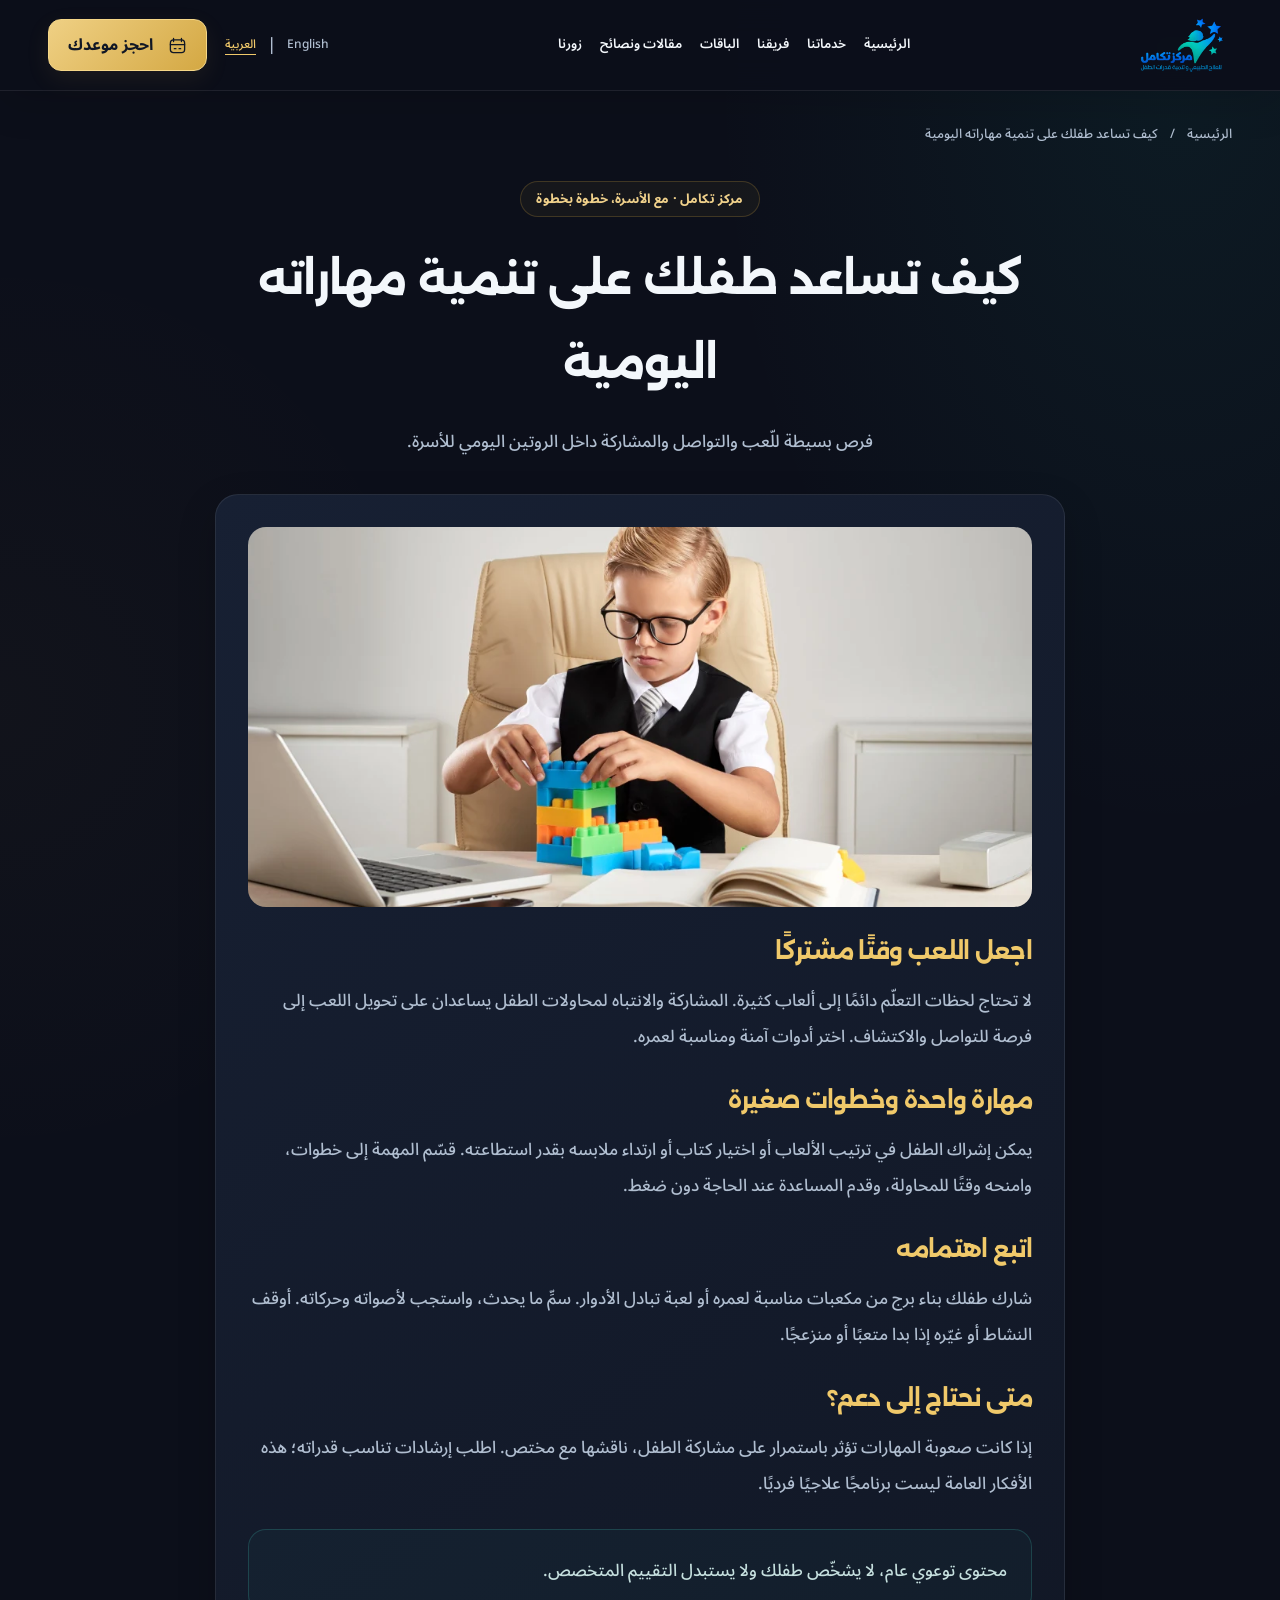
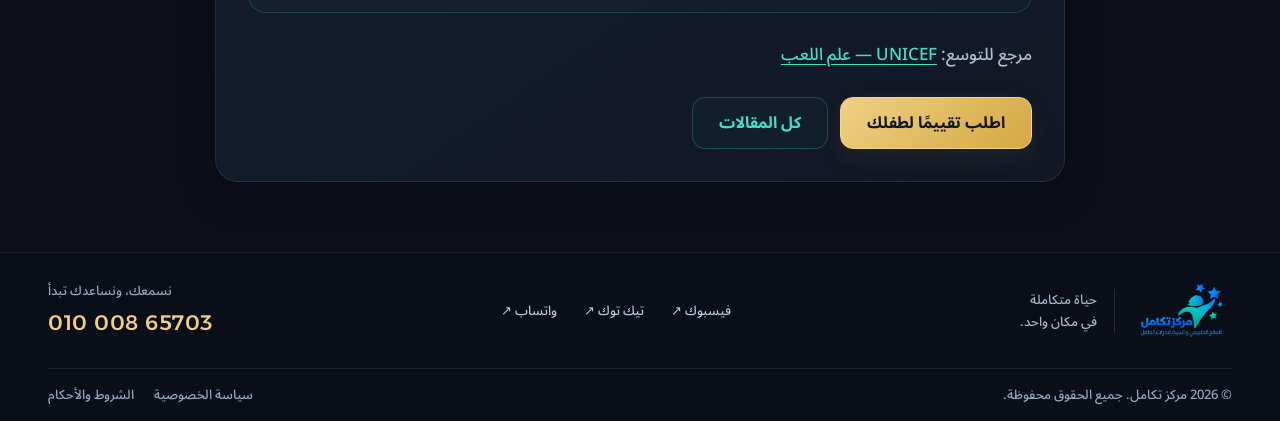
<file: article-daily-skills.html>
<!doctype html>
<html lang="ar" dir="rtl">
<head>
  <meta charset="UTF-8">
  <meta name="viewport" content="width=device-width, initial-scale=1">
  <meta name="theme-color" content="#0c0f1a">
  <meta name="keywords" content="علاج طبيعي أطفال دمنهور، مركز تكامل، تخاطب، تأهيل أطفال، تنمية مهارات">
  <meta name="description" content="فرص بسيطة للّعب والتواصل والمشاركة داخل الروتين اليومي للأسرة.">
  <title>كيف تساعد طفلك على تنمية مهاراته اليومية | مركز تكامل</title>
  <link rel="icon" href="favicon.ico" sizes="any">
  <link rel="icon" href="assets/images/favicon-32.png" type="image/png" sizes="32x32">
  <link rel="icon" href="assets/images/favicon-192.png" type="image/png" sizes="192x192">
  <link rel="apple-touch-icon" href="assets/images/apple-touch-icon.png" sizes="180x180">
  <meta property="og:type" content="article">
  <meta property="og:locale" content="ar_EG">
  <meta property="og:site_name" content="مركز تكامل للعلاج الطبيعي وتأهيل الأطفال">
  <meta property="og:title" content="كيف تساعد طفلك على تنمية مهاراته اليومية | مركز تكامل">
  <meta property="og:description" content="فرص بسيطة للّعب والتواصل والمشاركة داخل الروتين اليومي للأسرة.">
  <!-- Before publishing, set an absolute public image URL using scripts/set-public-url.cjs. -->
  <meta property="og:image" content="assets/images/hero.jpeg">
  <meta property="og:image:type" content="image/jpeg">
  <meta property="og:image:width" content="1195">
  <meta property="og:image:height" content="896">
  <meta property="og:image:alt" content="استقبال مركز تكامل للعلاج الطبيعي وتأهيل الأطفال في دمنهور">
  <meta name="twitter:card" content="summary_large_image">
  <meta name="twitter:title" content="كيف تساعد طفلك على تنمية مهاراته اليومية | مركز تكامل">
  <meta name="twitter:description" content="فرص بسيطة للّعب والتواصل والمشاركة داخل الروتين اليومي للأسرة.">
  <meta name="twitter:image" content="assets/images/hero.jpeg">
  <meta name="twitter:image:alt" content="استقبال مركز تكامل في دمنهور">
  <link rel="preconnect" href="https://fonts.googleapis.com">
  <link rel="preconnect" href="https://fonts.gstatic.com" crossorigin>
  <link href="https://fonts.googleapis.com/css2?family=Alexandria:wght@400;500;600;700;800&family=Noto+Sans+Arabic:wght@400;500;600;700&display=swap" rel="stylesheet">
  <link rel="stylesheet" href="assets/css/style.css">
  <link rel="stylesheet" href="assets/css/theme.css">
  <script src="assets/js/translations.js" defer></script>
  <script src="assets/js/i18n.js" defer></script>
  <script src="assets/js/script.js" defer></script>
</head>
<body>
  <a class="skip-link" href="#main">انتقل إلى المحتوى</a>
  <svg class="icon-library" xmlns="http://www.w3.org/2000/svg" aria-hidden="true"><defs>
    <symbol id="i-arrow" viewBox="0 0 24 24"><path d="M19 12H5m6-6-6 6 6 6"/></symbol>
    <symbol id="i-phone" viewBox="0 0 24 24"><path d="m8 3 3 5-3 3a15 15 0 0 0 5 5l3-3 5 3c-1 7-6 6-12 1S1 5 8 3Z"/></symbol>
    <symbol id="i-pin" viewBox="0 0 24 24"><path d="M20 10c0 6-8 12-8 12S4 16 4 10a8 8 0 1 1 16 0Z"/><circle cx="12" cy="10" r="2.5"/></symbol>
    <symbol id="i-calendar" viewBox="0 0 24 24"><rect x="3" y="5" width="18" height="16" rx="4"/><path d="M7 3v4m10-4v4M3 11h18m-13 5h2m4 0h2"/></symbol>
    <symbol id="i-check" viewBox="0 0 24 24"><path d="m5 12 4 4L19 6"/></symbol>
    <symbol id="i-star" viewBox="0 0 24 24"><path d="m12 2 2.8 6.7L22 12l-7.2 2.8L12 22l-2.8-7.2L2 12l7.2-3.3Z"/></symbol>
    <symbol id="i-heart" viewBox="0 0 24 24"><path d="M20 5c-3-3-6-1-8 1-2-2-5-4-8-1-5 5 3 11 8 15 5-4 13-10 8-15Z"/></symbol>
    <symbol id="i-move" viewBox="0 0 24 24"><circle cx="14" cy="4" r="2"/><path d="m7 10 5-3 4 5 4 1m-8-6-2 7 5 3 1 5m-6-8-4 7"/></symbol>
    <symbol id="i-wave" viewBox="0 0 24 24"><path d="M2 9q3-5 6 0t6 0 8 0M2 15q3-5 6 0t6 0 8 0M2 21q3-5 6 0t6 0 8 0"/></symbol>
    <symbol id="i-chat" viewBox="0 0 24 24"><path d="M21 11a9 9 0 0 1-13 8l-5 2 1-5a9 9 0 1 1 17-5Z"/><path d="M8 10h8m-8 4h5"/></symbol>
    <symbol id="i-puzzle" viewBox="0 0 24 24"><path d="M3 4h6c-2-4 8-4 6 0h6v6c-4-2-4 6 0 4v7h-6c2-4-6-4-4 0H3v-7c4 2 4-6 0-4Z"/></symbol>
    <symbol id="i-book" viewBox="0 0 24 24"><path d="M12 5v16M3 3c3-1 6 0 9 2 3-2 6-3 9-2v16c-3-1-6 0-9 2-3-2-6-3-9-2Z"/></symbol>
    <symbol id="i-smile" viewBox="0 0 24 24"><circle cx="12" cy="12" r="9"/><path d="M8 9h.01M16 9h.01M8 14q4 5 8 0"/></symbol>
    <symbol id="i-clock" viewBox="0 0 24 24"><circle cx="12" cy="12" r="9"/><path d="M12 7v5l3 2"/></symbol>
    <symbol id="i-close" viewBox="0 0 24 24"><path d="m6 6 12 12M6 18 18 6"/></symbol>

    <!-- Reusable, decorative-only rounded doodles. No text or interaction. -->
    <symbol id="d-cloud" viewBox="0 0 80 60"><path d="M19 42C7 43 7 26 19 25c-1-16 23-21 29-6 14-6 26 11 16 20-3 3-8 4-14 3Z"/><path d="m25 51 3 2m13-1 3 2m12-5 2 2" stroke-dasharray="1 6"/></symbol>
    <symbol id="d-kite" viewBox="0 0 80 110"><path d="m36 8 25 20-13 34L19 43Z"/><path d="m36 8 12 54M19 43l42-15M48 62c-20 12 10 19-2 29-4 4-10 4-15 11"/><path d="m42 73-8-3 3 9 5-6 8 5-1-9Z"/><path d="m11 13-4-2m56 1 4-4" opacity=".5"/></symbol>
    <symbol id="d-planet" viewBox="0 0 80 80"><circle cx="40" cy="39" r="21"/><ellipse cx="40" cy="42" rx="34" ry="10" transform="rotate(-22 40 42)"/><circle cx="34" cy="30" r="3"/><path d="m65 9 1 4m-3-2 5-1"/></symbol>
    <symbol id="d-blocks" viewBox="0 0 80 70"><rect x="9" y="34" width="25" height="25" rx="5" transform="rotate(-6 21 46)"/><rect x="40" y="36" width="25" height="25" rx="5" transform="rotate(5 52 48)"/><path d="m28 27 8-19 14 16c1 2-1 4-3 4l-16 2q-5 0-3-3Z"/><circle cx="21" cy="46" r="5"/><path d="m47 44 10 10m0-10-10 10"/></symbol>
    <symbol id="d-physio" viewBox="0 0 80 60"><ellipse cx="24" cy="34" rx="6" ry="11" transform="rotate(25 24 34)"/><ellipse cx="46" cy="21" rx="6" ry="11" transform="rotate(25 46 21)"/><path d="M10 49c17 8 33 2 40-9s12-9 23-8" stroke-dasharray="1 6"/></symbol>
    <symbol id="d-speech" viewBox="0 0 80 60"><path d="M8 15q0-6 7-6h23q7 0 7 7v12q0 7-7 7H24l-10 8 2-8q-8 0-8-7Z"/><path d="M47 24h14q8 0 8 8v10q0 7-7 7h-3l1 7-10-7h-9q-7 0-7-7"/><path d="M18 22h1m9 0h1m9 0h1" stroke-width="3.5"/></symbol>
    <symbol id="d-sensory" viewBox="0 0 80 60"><path d="m13 18 12-3c-7-11 9-15 8-2l12-3 4 12c11-8 15 10 2 8l4 13-13 4c7 10-9 15-8 2l-13 3-3-12C5 48 1 32 16 32Z"/><circle cx="66" cy="15" r="5"/><path d="m62 39 7-4 2 8Z"/></symbol>
    <symbol id="d-water" viewBox="0 0 80 60"><circle cx="24" cy="16" r="7"/><circle cx="49" cy="25" r="5"/><circle cx="60" cy="10" r="3"/><path d="M7 40q8-9 16 0t16 0 16 0 16 0M13 51q8-8 16 0t16 0 16 0"/></symbol>
    <symbol id="d-feeding" viewBox="0 0 80 60"><path d="M20 30c-14-6-4-27 5-20 9 7 4 18-1 20l-2 22q-2 4-5 0Z"/><path d="M41 33h31c-1 14-27 17-31 0Zm5 14h20"/><path d="M48 24c-6-6 5-7 1-13m11 12c-5-5 5-7 1-12" opacity=".65"/></symbol>
    <symbol id="d-journey" viewBox="0 0 240 65"><path d="M8 48c28-41 52 23 87-4 36-29 42-18 61-8s35 12 70-22" stroke-dasharray="1 8"/><path d="m213 15 15-4-3 16"/></symbol>
    <symbol id="d-bear" viewBox="0 0 80 75"><path d="M19 28C-1 17 18 0 27 19c8-4 18-4 26 0C65 0 81 20 61 29c16 26 0 42-21 42S3 54 19 28Z" fill="var(--raised)"/><circle cx="28" cy="41" r="2" fill="currentColor" stroke="none"/><circle cx="51" cy="41" r="2" fill="currentColor" stroke="none"/><path d="M35 49q5-5 10 0l-5 4Zm5 4v3m-7 0q7 6 14 0"/><path d="m11 62 4-4m50 1 4 4"/></symbol>
  <symbol id="service-icon-physio" viewBox="0 0 44 44"><circle cx="20" cy="8" r="4" fill="#f0cc7c"/><path d="m9 20 10-7 6 8 7 2M19 14l-4 12 8 6 1 9M15 26 8 38" stroke="#71c7ff" stroke-width="4"/><path d="M30 9h7m-3-3v6" stroke="#63e0c7"/></symbol><symbol id="service-icon-speech" viewBox="0 0 44 44"><path d="M5 8h26v20H16l-8 7v-7H5Z" fill="#63e0c7" fill-opacity=".25" stroke="#63e0c7"/><path d="M25 20h14v16h-4v6l-8-6h-7" stroke="#f0cc7c"/><circle cx="12" cy="18" r="2" fill="#63e0c7"/><circle cx="19" cy="18" r="2" fill="#63e0c7"/><circle cx="26" cy="18" r="2" fill="#63e0c7"/></symbol><symbol id="service-icon-sensory" viewBox="0 0 44 44"><path d="M6 9h10c-3-9 12-9 9 0h10v10c9-3 9 12 0 9v10H25c3-9-12-9-9 0H6V28c9 3 9-12 0-9Z" fill="#c8b0f7" fill-opacity=".25" stroke="#c8b0f7"/><circle cx="20" cy="23" r="5" fill="#f0cc7c" stroke="none"/></symbol><symbol id="service-icon-water" viewBox="0 0 44 44"><path d="M22 4C18 11 9 17 9 25a13 13 0 0 0 26 0C35 17 26 11 22 4Z" fill="#76daf0" fill-opacity=".3" stroke="#76daf0"/><path d="M4 37q5-5 10 0t10 0 10 0 8 0M15 25q0 7 7 7" stroke="#63e0c7"/></symbol><symbol id="service-icon-learning" viewBox="0 0 44 44"><path d="M22 12Q12 5 4 9v27q9-4 18 3 9-7 18-3V9q-9-4-18 3Z" fill="#f0cc7c" fill-opacity=".2" stroke="#f0cc7c"/><path d="M22 12v27M9 17l7 2m-7 5 7 2m12-8 7-2m-7 9 7-2" stroke="#63e0c7"/></symbol><symbol id="service-icon-feeding" viewBox="0 0 44 44"><circle cx="19" cy="17" r="11" fill="#f2b1bb" fill-opacity=".2" stroke="#f2b1bb"/><path d="M13 20q6 6 12 0M7 40v-5q12-10 24 0v5M37 20v19" stroke="#f2b1bb"/><ellipse cx="37" cy="13" rx="4" ry="7" fill="#f0cc7c" stroke="none"/><circle cx="15" cy="15" r="1.5" fill="#f0cc7c"/><circle cx="23" cy="15" r="1.5" fill="#f0cc7c"/></symbol></defs></svg>

  <header class="site-header">
    <div class="container header-inner">
      <a class="brand" href="index.html#home" aria-label="تكامل، الرئيسية"><img src="assets/images/logo.webp" alt="شعار مركز تكامل" width="94" height="63"><span class="brand-divider"></span><span class="brand-caption">العلاج الطبيعي<br>وتأهيل الأطفال</span></a>
      <nav class="desktop-nav" aria-label="القائمة الرئيسية"><a href="index.html#home" data-i18n="home">الرئيسية</a><a href="index.html#services" data-i18n="services">خدماتنا</a><a href="index.html#team" data-i18n="team">فريقنا</a><a href="packages.html" data-i18n="packages">الباقات</a><a href="index.html#articles" data-i18n="articles">مقالات ونصائح</a><a href="index.html#visit" data-i18n="visit">زورنا</a></nav>
      <div class="header-actions"><div class="language-switch" role="group" aria-label="لغة الواجهة / Interface language"><button type="button" data-language="ar" lang="ar" aria-pressed="true">العربية</button><span aria-hidden="true">|</span><button type="button" data-language="en" lang="en" aria-pressed="false">English</button></div><button class="btn btn-primary btn-small" data-book><svg><use href="#i-calendar"/></svg><span data-i18n="book">احجز موعدك</span></button></div>
    </div>
  <nav class="mobile-extra-nav" aria-label="صفحات المركز"><a href="packages.html" data-i18n="packages">الباقات</a><a href="index.html#articles" data-i18n="articles">مقالات ونصائح</a><a href="index.html#team" data-i18n="team">فريقنا</a></nav></header>

  <main id="main" class="content-page container" lang="ar" dir="rtl"><nav class="breadcrumbs" aria-label="مسار الصفحة"><a href="index.html">الرئيسية</a><span aria-hidden="true">/</span><span>كيف تساعد طفلك على تنمية مهاراته اليومية</span></nav><header class="page-intro"><span class="eyebrow">مركز تكامل · مع الأسرة، خطوة بخطوة</span><h1>كيف تساعد طفلك على تنمية مهاراته اليومية</h1><p>فرص بسيطة للّعب والتواصل والمشاركة داخل الروتين اليومي للأسرة.</p></header><article class="prose-panel"><img class="article-cover" src="assets/images/تنمية المهارات وصعوبات التعلّم.webp" alt="كيف تساعد طفلك على تنمية مهاراته اليومية" width="800" height="533"><section><h2>اجعل اللعب وقتًا مشتركًا</h2><p>لا تحتاج لحظات التعلّم دائمًا إلى ألعاب كثيرة. المشاركة والانتباه لمحاولات الطفل يساعدان على تحويل اللعب إلى فرصة للتواصل والاكتشاف. اختر أدوات آمنة ومناسبة لعمره.</p></section><section><h2>مهارة واحدة وخطوات صغيرة</h2><p>يمكن إشراك الطفل في ترتيب الألعاب أو اختيار كتاب أو ارتداء ملابسه بقدر استطاعته. قسّم المهمة إلى خطوات، وامنحه وقتًا للمحاولة، وقدم المساعدة عند الحاجة دون ضغط.</p></section><section><h2>اتبع اهتمامه</h2><p>شارك طفلك بناء برج من مكعبات مناسبة لعمره أو لعبة تبادل الأدوار. سمِّ ما يحدث، واستجب لأصواته وحركاته. أوقف النشاط أو غيّره إذا بدا متعبًا أو منزعجًا.</p></section><section><h2>متى نحتاج إلى دعم؟</h2><p>إذا كانت صعوبة المهارات تؤثر باستمرار على مشاركة الطفل، ناقشها مع مختص. اطلب إرشادات تناسب قدراته؛ هذه الأفكار العامة ليست برنامجًا علاجيًا فرديًا.</p></section><aside class="info-panel">محتوى توعوي عام، لا يشخّص طفلك ولا يستبدل التقييم المتخصص.</aside><p class="article-source">مرجع للتوسع: <a href="https://www.unicef.org/parenting/child-care/science-of-play" target="_blank" rel="noopener noreferrer">UNICEF — علم اللعب</a></p><div class="page-actions"><button class="btn btn-primary" data-book>اطلب تقييمًا لطفلك</button><a class="btn btn-outline" href="index.html#articles">كل المقالات</a></div></article></main><footer class="site-footer"><div class="container footer-top"><a class="brand" href="index.html#home"><img src="assets/images/logo.webp" width="100" height="67" alt="مركز تكامل"><span class="footer-slogan">حياة متكاملة<br>في مكان واحد.</span></a><div class="footer-social"><a href="https://www.facebook.com/profile.php?id=100064172256756" target="_blank" rel="noopener noreferrer">فيسبوك ↗</a><a href="https://tiktok.com/@drminareda" target="_blank" rel="noopener noreferrer">تيك توك ↗</a><a href="https://wa.me/201068681114" target="_blank" rel="noopener noreferrer">واتساب ↗</a></div><a class="footer-phone" href="tel:01000865703"><small>نسمعك، ونساعدك تبدأ</small><strong dir="ltr">010 008 65703</strong></a></div><div class="container footer-bottom"><span>© <span id="year">2026</span> مركز تكامل. جميع الحقوق محفوظة.</span><span class="footer-legal"><a href="privacy.html" data-i18n="privacy">سياسة الخصوصية</a><a href="terms.html" data-i18n="terms">الشروط والأحكام</a></span></div></footer><nav class="mobile-dock" aria-label="الوصول السريع"><a href="index.html#home" class="dock-item"><svg><use href="#i-heart"/></svg><span>الرئيسية</span></a><a href="index.html#services" class="dock-item"><svg><use href="#i-puzzle"/></svg><span>الخدمات</span></a><button class="dock-book" data-book><svg><use href="#i-calendar"/></svg>احجز موعدك</button><a href="index.html#visit" class="dock-item"><svg><use href="#i-pin"/></svg><span>الموقع</span></a><a href="tel:01000865703" class="dock-item"><svg><use href="#i-phone"/></svg><span>اتصل</span></a></nav><dialog lang="ar" dir="rtl" id="booking-dialog" aria-labelledby="booking-title"><div class="dialog-shell"><button class="close-dialog" aria-label="إغلاق"><svg><use href="#i-close"/></svg></button><span class="eyebrow">خطوة صغيرة، نبدأها معًا</span><h2 id="booking-title">نرتّب أول زيارة؟</h2><div class="booking-progress" aria-label="خطوات طلب الموعد"><span class="current" id="progress-one">١. تفاصيل الزيارة</span><i></i><span id="progress-two">٢. راجع وأرسل</span></div><form id="booking-form"><label for="parent-name">اسم ولي الأمر <span>*</span></label><input id="parent-name" name="parent" autocomplete="name" placeholder="الاسم الذي تحب أن نناديك به" required maxlength="70"><label for="child-age">سن الطفل <span>*</span></label><input id="child-age" name="childAge" placeholder="مثال: 4 سنوات أو 8 شهور" required maxlength="60" autocomplete="off"><label for="booking-location">المدينة / مكان الإقامة <span>*</span></label><select id="booking-location" name="location" required><option value="" disabled selected hidden>اختر المدينة</option><option>دمنهور</option><option>بجانب دمنهور</option><option>الإسكندرية</option><option>القاهرة</option><option>محافظات أخرى</option><option>خارج مصر</option></select><div id="governorate-field" hidden><label for="other-governorate">المحافظة / المدينة <span>*</span></label><input id="other-governorate" name="otherGovernorate" placeholder="اكتب اسم المحافظة أو المدينة" maxlength="60" autocomplete="off"></div><div id="country-field" hidden><label for="outside-country">من أي دولة؟ <span>*</span></label><input id="outside-country" name="country" placeholder="اكتب اسم الدولة" maxlength="60" autocomplete="off"></div><label for="booking-service">الخدمة المطلوبة <span>*</span></label><select id="booking-service" name="service" required><option value="تقييم أولي / أحتاج مساعدة في الاختيار">تقييم أولي / أحتاج مساعدة في الاختيار</option></select><div class="form-columns"><div><label for="preferred-date">يوم مفضّل <small>اختياري</small></label><input id="preferred-date" name="date" type="date"></div><div><label for="preferred-period">الفترة المفضّلة</label><select id="preferred-period" name="period"><option value="أي وقت مناسب">أي وقت مناسب</option><option>صباحًا</option><option>مساءً</option></select></div></div><p class="form-note"><svg><use href="#i-chat"/></svg>هنجهّز رسالة واتساب بالتفاصيل. الموعد يتأكد بعد رد المركز.</p><button class="btn btn-primary full-width" type="submit">مراجعة طلب الموعد <svg><use href="#i-arrow"/></svg></button><p class="privacy-note">بياناتك لا تُحفظ في الموقع. تُشارك مع المركز عند إرسالك الرسالة عبر واتساب.</p></form><div id="booking-review" hidden><div class="review-card" id="review-summary"></div><p class="form-note">راجع التفاصيل، ثم افتح واتساب واضغط إرسال لإتمام طلبك. الموعد المفضّل ليس حجزًا مؤكدًا.</p><a class="btn btn-primary full-width" id="whatsapp-send" target="_blank" rel="noopener noreferrer">افتح واتساب لإرسال الطلب <svg><use href="#i-arrow"/></svg></a><button class="text-button review-back" id="review-back">تعديل التفاصيل</button></div><a class="booking-phone" href="tel:01000865703">تفضّل المكالمة؟ <span dir="ltr">010 008 65703</span></a></div></dialog><div class="toast" id="toast" role="status"></div><noscript><p class="container">للحجز اتصل على <a href="tel:01000865703">01000865703</a>.</p></noscript></body></html>
</file>
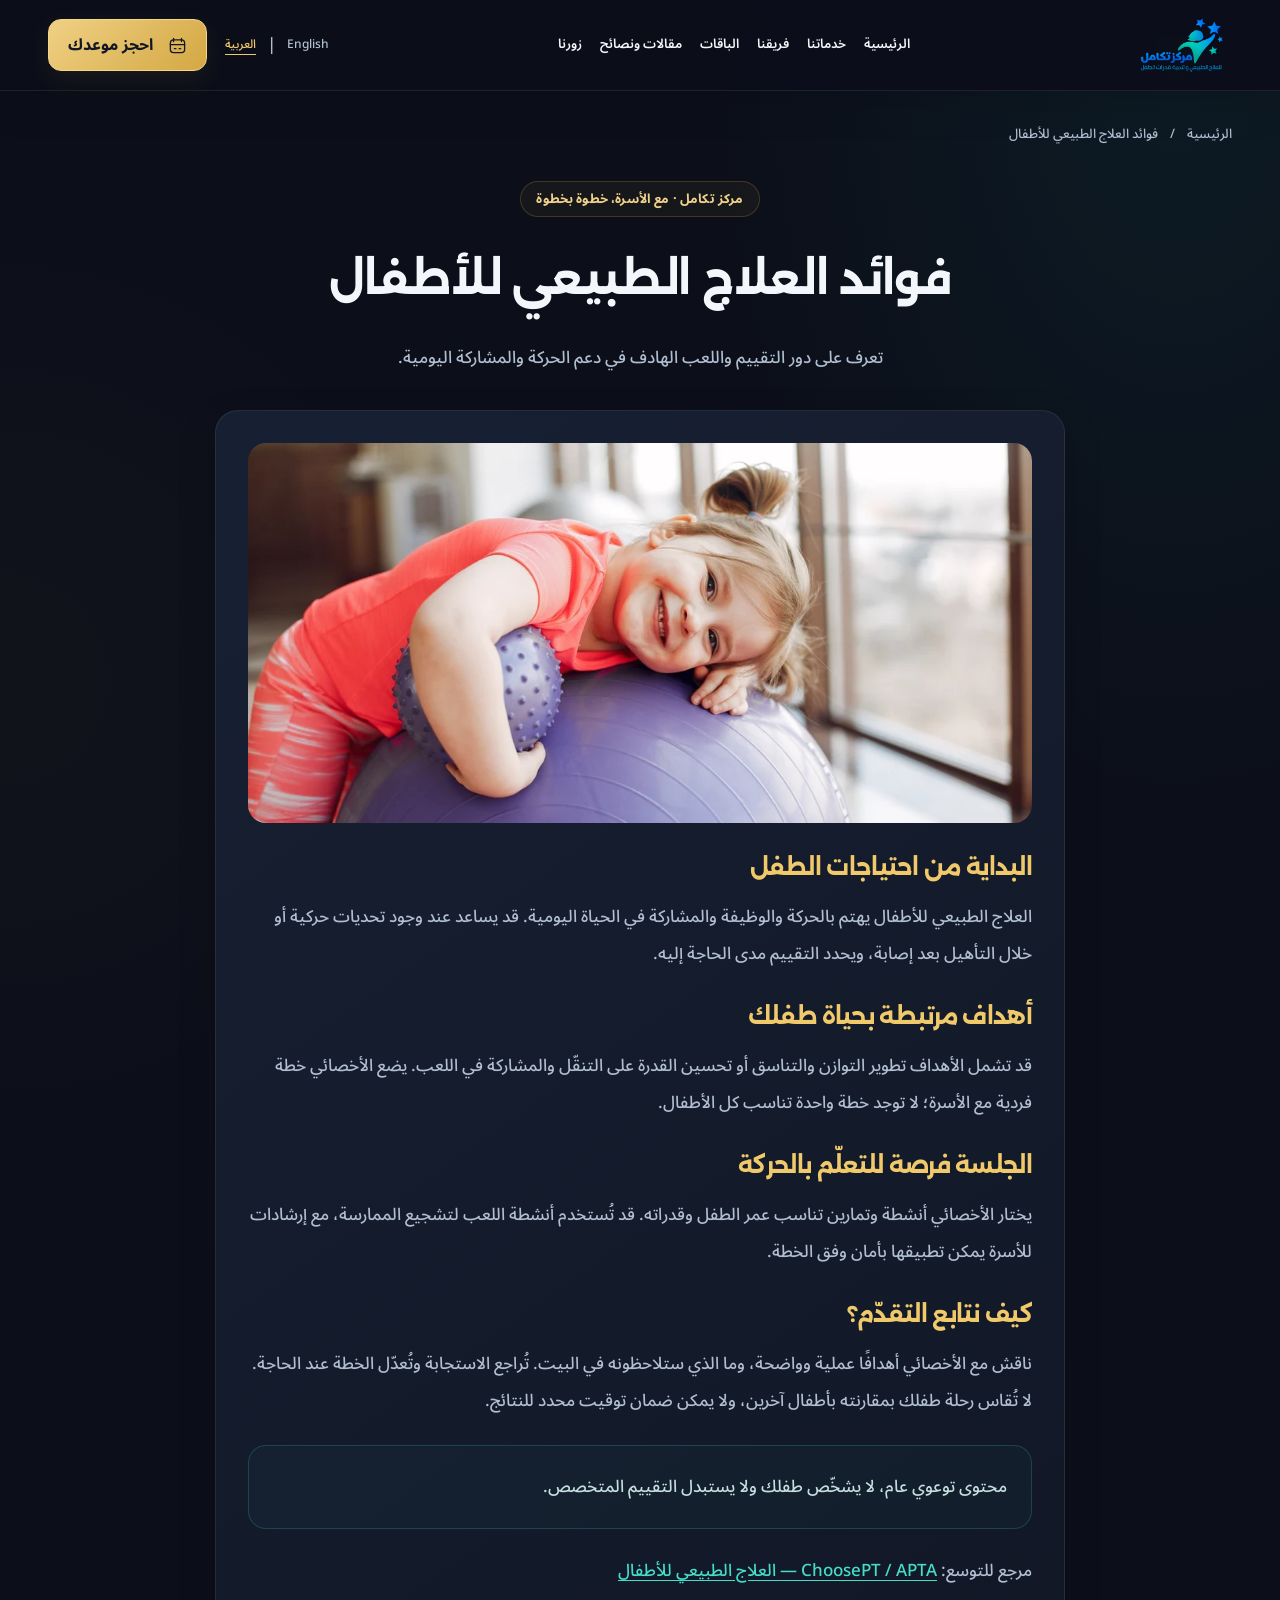
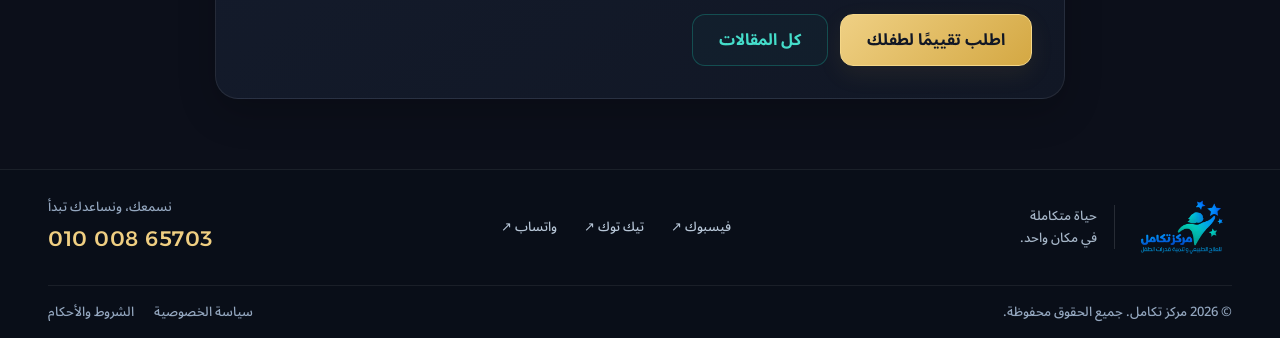
<file: article-pediatric-physiotherapy.html>
<!doctype html>
<html lang="ar" dir="rtl">
<head>
  <meta charset="UTF-8">
  <meta name="viewport" content="width=device-width, initial-scale=1">
  <meta name="theme-color" content="#0c0f1a">
  <meta name="keywords" content="علاج طبيعي أطفال دمنهور، مركز تكامل، تخاطب، تأهيل أطفال، تنمية مهارات">
  <meta name="description" content="تعرف على دور التقييم واللعب الهادف في دعم الحركة والمشاركة اليومية.">
  <title>فوائد العلاج الطبيعي للأطفال | مركز تكامل</title>
  <link rel="icon" href="favicon.ico" sizes="any">
  <link rel="icon" href="assets/images/favicon-32.png" type="image/png" sizes="32x32">
  <link rel="icon" href="assets/images/favicon-192.png" type="image/png" sizes="192x192">
  <link rel="apple-touch-icon" href="assets/images/apple-touch-icon.png" sizes="180x180">
  <meta property="og:type" content="article">
  <meta property="og:locale" content="ar_EG">
  <meta property="og:site_name" content="مركز تكامل للعلاج الطبيعي وتأهيل الأطفال">
  <meta property="og:title" content="فوائد العلاج الطبيعي للأطفال | مركز تكامل">
  <meta property="og:description" content="تعرف على دور التقييم واللعب الهادف في دعم الحركة والمشاركة اليومية.">
  <!-- Before publishing, set an absolute public image URL using scripts/set-public-url.cjs. -->
  <meta property="og:image" content="assets/images/hero.jpeg">
  <meta property="og:image:type" content="image/jpeg">
  <meta property="og:image:width" content="1195">
  <meta property="og:image:height" content="896">
  <meta property="og:image:alt" content="استقبال مركز تكامل للعلاج الطبيعي وتأهيل الأطفال في دمنهور">
  <meta name="twitter:card" content="summary_large_image">
  <meta name="twitter:title" content="فوائد العلاج الطبيعي للأطفال | مركز تكامل">
  <meta name="twitter:description" content="تعرف على دور التقييم واللعب الهادف في دعم الحركة والمشاركة اليومية.">
  <meta name="twitter:image" content="assets/images/hero.jpeg">
  <meta name="twitter:image:alt" content="استقبال مركز تكامل في دمنهور">
  <link rel="preconnect" href="https://fonts.googleapis.com">
  <link rel="preconnect" href="https://fonts.gstatic.com" crossorigin>
  <link href="https://fonts.googleapis.com/css2?family=Alexandria:wght@400;500;600;700;800&family=Noto+Sans+Arabic:wght@400;500;600;700&display=swap" rel="stylesheet">
  <link rel="stylesheet" href="assets/css/style.css">
  <link rel="stylesheet" href="assets/css/theme.css">
  <script src="assets/js/translations.js" defer></script>
  <script src="assets/js/i18n.js" defer></script>
  <script src="assets/js/script.js" defer></script>
</head>
<body>
  <a class="skip-link" href="#main">انتقل إلى المحتوى</a>
  <svg class="icon-library" xmlns="http://www.w3.org/2000/svg" aria-hidden="true"><defs>
    <symbol id="i-arrow" viewBox="0 0 24 24"><path d="M19 12H5m6-6-6 6 6 6"/></symbol>
    <symbol id="i-phone" viewBox="0 0 24 24"><path d="m8 3 3 5-3 3a15 15 0 0 0 5 5l3-3 5 3c-1 7-6 6-12 1S1 5 8 3Z"/></symbol>
    <symbol id="i-pin" viewBox="0 0 24 24"><path d="M20 10c0 6-8 12-8 12S4 16 4 10a8 8 0 1 1 16 0Z"/><circle cx="12" cy="10" r="2.5"/></symbol>
    <symbol id="i-calendar" viewBox="0 0 24 24"><rect x="3" y="5" width="18" height="16" rx="4"/><path d="M7 3v4m10-4v4M3 11h18m-13 5h2m4 0h2"/></symbol>
    <symbol id="i-check" viewBox="0 0 24 24"><path d="m5 12 4 4L19 6"/></symbol>
    <symbol id="i-star" viewBox="0 0 24 24"><path d="m12 2 2.8 6.7L22 12l-7.2 2.8L12 22l-2.8-7.2L2 12l7.2-3.3Z"/></symbol>
    <symbol id="i-heart" viewBox="0 0 24 24"><path d="M20 5c-3-3-6-1-8 1-2-2-5-4-8-1-5 5 3 11 8 15 5-4 13-10 8-15Z"/></symbol>
    <symbol id="i-move" viewBox="0 0 24 24"><circle cx="14" cy="4" r="2"/><path d="m7 10 5-3 4 5 4 1m-8-6-2 7 5 3 1 5m-6-8-4 7"/></symbol>
    <symbol id="i-wave" viewBox="0 0 24 24"><path d="M2 9q3-5 6 0t6 0 8 0M2 15q3-5 6 0t6 0 8 0M2 21q3-5 6 0t6 0 8 0"/></symbol>
    <symbol id="i-chat" viewBox="0 0 24 24"><path d="M21 11a9 9 0 0 1-13 8l-5 2 1-5a9 9 0 1 1 17-5Z"/><path d="M8 10h8m-8 4h5"/></symbol>
    <symbol id="i-puzzle" viewBox="0 0 24 24"><path d="M3 4h6c-2-4 8-4 6 0h6v6c-4-2-4 6 0 4v7h-6c2-4-6-4-4 0H3v-7c4 2 4-6 0-4Z"/></symbol>
    <symbol id="i-book" viewBox="0 0 24 24"><path d="M12 5v16M3 3c3-1 6 0 9 2 3-2 6-3 9-2v16c-3-1-6 0-9 2-3-2-6-3-9-2Z"/></symbol>
    <symbol id="i-smile" viewBox="0 0 24 24"><circle cx="12" cy="12" r="9"/><path d="M8 9h.01M16 9h.01M8 14q4 5 8 0"/></symbol>
    <symbol id="i-clock" viewBox="0 0 24 24"><circle cx="12" cy="12" r="9"/><path d="M12 7v5l3 2"/></symbol>
    <symbol id="i-close" viewBox="0 0 24 24"><path d="m6 6 12 12M6 18 18 6"/></symbol>

    <!-- Reusable, decorative-only rounded doodles. No text or interaction. -->
    <symbol id="d-cloud" viewBox="0 0 80 60"><path d="M19 42C7 43 7 26 19 25c-1-16 23-21 29-6 14-6 26 11 16 20-3 3-8 4-14 3Z"/><path d="m25 51 3 2m13-1 3 2m12-5 2 2" stroke-dasharray="1 6"/></symbol>
    <symbol id="d-kite" viewBox="0 0 80 110"><path d="m36 8 25 20-13 34L19 43Z"/><path d="m36 8 12 54M19 43l42-15M48 62c-20 12 10 19-2 29-4 4-10 4-15 11"/><path d="m42 73-8-3 3 9 5-6 8 5-1-9Z"/><path d="m11 13-4-2m56 1 4-4" opacity=".5"/></symbol>
    <symbol id="d-planet" viewBox="0 0 80 80"><circle cx="40" cy="39" r="21"/><ellipse cx="40" cy="42" rx="34" ry="10" transform="rotate(-22 40 42)"/><circle cx="34" cy="30" r="3"/><path d="m65 9 1 4m-3-2 5-1"/></symbol>
    <symbol id="d-blocks" viewBox="0 0 80 70"><rect x="9" y="34" width="25" height="25" rx="5" transform="rotate(-6 21 46)"/><rect x="40" y="36" width="25" height="25" rx="5" transform="rotate(5 52 48)"/><path d="m28 27 8-19 14 16c1 2-1 4-3 4l-16 2q-5 0-3-3Z"/><circle cx="21" cy="46" r="5"/><path d="m47 44 10 10m0-10-10 10"/></symbol>
    <symbol id="d-physio" viewBox="0 0 80 60"><ellipse cx="24" cy="34" rx="6" ry="11" transform="rotate(25 24 34)"/><ellipse cx="46" cy="21" rx="6" ry="11" transform="rotate(25 46 21)"/><path d="M10 49c17 8 33 2 40-9s12-9 23-8" stroke-dasharray="1 6"/></symbol>
    <symbol id="d-speech" viewBox="0 0 80 60"><path d="M8 15q0-6 7-6h23q7 0 7 7v12q0 7-7 7H24l-10 8 2-8q-8 0-8-7Z"/><path d="M47 24h14q8 0 8 8v10q0 7-7 7h-3l1 7-10-7h-9q-7 0-7-7"/><path d="M18 22h1m9 0h1m9 0h1" stroke-width="3.5"/></symbol>
    <symbol id="d-sensory" viewBox="0 0 80 60"><path d="m13 18 12-3c-7-11 9-15 8-2l12-3 4 12c11-8 15 10 2 8l4 13-13 4c7 10-9 15-8 2l-13 3-3-12C5 48 1 32 16 32Z"/><circle cx="66" cy="15" r="5"/><path d="m62 39 7-4 2 8Z"/></symbol>
    <symbol id="d-water" viewBox="0 0 80 60"><circle cx="24" cy="16" r="7"/><circle cx="49" cy="25" r="5"/><circle cx="60" cy="10" r="3"/><path d="M7 40q8-9 16 0t16 0 16 0 16 0M13 51q8-8 16 0t16 0 16 0"/></symbol>
    <symbol id="d-feeding" viewBox="0 0 80 60"><path d="M20 30c-14-6-4-27 5-20 9 7 4 18-1 20l-2 22q-2 4-5 0Z"/><path d="M41 33h31c-1 14-27 17-31 0Zm5 14h20"/><path d="M48 24c-6-6 5-7 1-13m11 12c-5-5 5-7 1-12" opacity=".65"/></symbol>
    <symbol id="d-journey" viewBox="0 0 240 65"><path d="M8 48c28-41 52 23 87-4 36-29 42-18 61-8s35 12 70-22" stroke-dasharray="1 8"/><path d="m213 15 15-4-3 16"/></symbol>
    <symbol id="d-bear" viewBox="0 0 80 75"><path d="M19 28C-1 17 18 0 27 19c8-4 18-4 26 0C65 0 81 20 61 29c16 26 0 42-21 42S3 54 19 28Z" fill="var(--raised)"/><circle cx="28" cy="41" r="2" fill="currentColor" stroke="none"/><circle cx="51" cy="41" r="2" fill="currentColor" stroke="none"/><path d="M35 49q5-5 10 0l-5 4Zm5 4v3m-7 0q7 6 14 0"/><path d="m11 62 4-4m50 1 4 4"/></symbol>
  <symbol id="service-icon-physio" viewBox="0 0 44 44"><circle cx="20" cy="8" r="4" fill="#f0cc7c"/><path d="m9 20 10-7 6 8 7 2M19 14l-4 12 8 6 1 9M15 26 8 38" stroke="#71c7ff" stroke-width="4"/><path d="M30 9h7m-3-3v6" stroke="#63e0c7"/></symbol><symbol id="service-icon-speech" viewBox="0 0 44 44"><path d="M5 8h26v20H16l-8 7v-7H5Z" fill="#63e0c7" fill-opacity=".25" stroke="#63e0c7"/><path d="M25 20h14v16h-4v6l-8-6h-7" stroke="#f0cc7c"/><circle cx="12" cy="18" r="2" fill="#63e0c7"/><circle cx="19" cy="18" r="2" fill="#63e0c7"/><circle cx="26" cy="18" r="2" fill="#63e0c7"/></symbol><symbol id="service-icon-sensory" viewBox="0 0 44 44"><path d="M6 9h10c-3-9 12-9 9 0h10v10c9-3 9 12 0 9v10H25c3-9-12-9-9 0H6V28c9 3 9-12 0-9Z" fill="#c8b0f7" fill-opacity=".25" stroke="#c8b0f7"/><circle cx="20" cy="23" r="5" fill="#f0cc7c" stroke="none"/></symbol><symbol id="service-icon-water" viewBox="0 0 44 44"><path d="M22 4C18 11 9 17 9 25a13 13 0 0 0 26 0C35 17 26 11 22 4Z" fill="#76daf0" fill-opacity=".3" stroke="#76daf0"/><path d="M4 37q5-5 10 0t10 0 10 0 8 0M15 25q0 7 7 7" stroke="#63e0c7"/></symbol><symbol id="service-icon-learning" viewBox="0 0 44 44"><path d="M22 12Q12 5 4 9v27q9-4 18 3 9-7 18-3V9q-9-4-18 3Z" fill="#f0cc7c" fill-opacity=".2" stroke="#f0cc7c"/><path d="M22 12v27M9 17l7 2m-7 5 7 2m12-8 7-2m-7 9 7-2" stroke="#63e0c7"/></symbol><symbol id="service-icon-feeding" viewBox="0 0 44 44"><circle cx="19" cy="17" r="11" fill="#f2b1bb" fill-opacity=".2" stroke="#f2b1bb"/><path d="M13 20q6 6 12 0M7 40v-5q12-10 24 0v5M37 20v19" stroke="#f2b1bb"/><ellipse cx="37" cy="13" rx="4" ry="7" fill="#f0cc7c" stroke="none"/><circle cx="15" cy="15" r="1.5" fill="#f0cc7c"/><circle cx="23" cy="15" r="1.5" fill="#f0cc7c"/></symbol></defs></svg>

  <header class="site-header">
    <div class="container header-inner">
      <a class="brand" href="index.html#home" aria-label="تكامل، الرئيسية"><img src="assets/images/logo.webp" alt="شعار مركز تكامل" width="94" height="63"><span class="brand-divider"></span><span class="brand-caption">العلاج الطبيعي<br>وتأهيل الأطفال</span></a>
      <nav class="desktop-nav" aria-label="القائمة الرئيسية"><a href="index.html#home" data-i18n="home">الرئيسية</a><a href="index.html#services" data-i18n="services">خدماتنا</a><a href="index.html#team" data-i18n="team">فريقنا</a><a href="packages.html" data-i18n="packages">الباقات</a><a href="index.html#articles" data-i18n="articles">مقالات ونصائح</a><a href="index.html#visit" data-i18n="visit">زورنا</a></nav>
      <div class="header-actions"><div class="language-switch" role="group" aria-label="لغة الواجهة / Interface language"><button type="button" data-language="ar" lang="ar" aria-pressed="true">العربية</button><span aria-hidden="true">|</span><button type="button" data-language="en" lang="en" aria-pressed="false">English</button></div><button class="btn btn-primary btn-small" data-book><svg><use href="#i-calendar"/></svg><span data-i18n="book">احجز موعدك</span></button></div>
    </div>
  <nav class="mobile-extra-nav" aria-label="صفحات المركز"><a href="packages.html" data-i18n="packages">الباقات</a><a href="index.html#articles" data-i18n="articles">مقالات ونصائح</a><a href="index.html#team" data-i18n="team">فريقنا</a></nav></header>

  <main id="main" class="content-page container" lang="ar" dir="rtl"><nav class="breadcrumbs" aria-label="مسار الصفحة"><a href="index.html">الرئيسية</a><span aria-hidden="true">/</span><span>فوائد العلاج الطبيعي للأطفال</span></nav><header class="page-intro"><span class="eyebrow">مركز تكامل · مع الأسرة، خطوة بخطوة</span><h1>فوائد العلاج الطبيعي للأطفال</h1><p>تعرف على دور التقييم واللعب الهادف في دعم الحركة والمشاركة اليومية.</p></header><article class="prose-panel"><img class="article-cover" src="assets/images/العلاج الطبيعي للأطفال.webp" alt="فوائد العلاج الطبيعي للأطفال" width="800" height="533"><section><h2>البداية من احتياجات الطفل</h2><p>العلاج الطبيعي للأطفال يهتم بالحركة والوظيفة والمشاركة في الحياة اليومية. قد يساعد عند وجود تحديات حركية أو خلال التأهيل بعد إصابة، ويحدد التقييم مدى الحاجة إليه.</p></section><section><h2>أهداف مرتبطة بحياة طفلك</h2><p>قد تشمل الأهداف تطوير التوازن والتناسق أو تحسين القدرة على التنقّل والمشاركة في اللعب. يضع الأخصائي خطة فردية مع الأسرة؛ لا توجد خطة واحدة تناسب كل الأطفال.</p></section><section><h2>الجلسة فرصة للتعلّم بالحركة</h2><p>يختار الأخصائي أنشطة وتمارين تناسب عمر الطفل وقدراته. قد تُستخدم أنشطة اللعب لتشجيع الممارسة، مع إرشادات للأسرة يمكن تطبيقها بأمان وفق الخطة.</p></section><section><h2>كيف نتابع التقدّم؟</h2><p>ناقش مع الأخصائي أهدافًا عملية وواضحة، وما الذي ستلاحظونه في البيت. تُراجع الاستجابة وتُعدّل الخطة عند الحاجة. لا تُقاس رحلة طفلك بمقارنته بأطفال آخرين، ولا يمكن ضمان توقيت محدد للنتائج.</p></section><aside class="info-panel">محتوى توعوي عام، لا يشخّص طفلك ولا يستبدل التقييم المتخصص.</aside><p class="article-source">مرجع للتوسع: <a href="https://www.choosept.com/prevention-wellness/future-me/childhood-and-adolescence" target="_blank" rel="noopener noreferrer">ChoosePT / APTA — العلاج الطبيعي للأطفال</a></p><div class="page-actions"><button class="btn btn-primary" data-book>اطلب تقييمًا لطفلك</button><a class="btn btn-outline" href="index.html#articles">كل المقالات</a></div></article></main><footer class="site-footer"><div class="container footer-top"><a class="brand" href="index.html#home"><img src="assets/images/logo.webp" width="100" height="67" alt="مركز تكامل"><span class="footer-slogan">حياة متكاملة<br>في مكان واحد.</span></a><div class="footer-social"><a href="https://www.facebook.com/profile.php?id=100064172256756" target="_blank" rel="noopener noreferrer">فيسبوك ↗</a><a href="https://tiktok.com/@drminareda" target="_blank" rel="noopener noreferrer">تيك توك ↗</a><a href="https://wa.me/201068681114" target="_blank" rel="noopener noreferrer">واتساب ↗</a></div><a class="footer-phone" href="tel:01000865703"><small>نسمعك، ونساعدك تبدأ</small><strong dir="ltr">010 008 65703</strong></a></div><div class="container footer-bottom"><span>© <span id="year">2026</span> مركز تكامل. جميع الحقوق محفوظة.</span><span class="footer-legal"><a href="privacy.html" data-i18n="privacy">سياسة الخصوصية</a><a href="terms.html" data-i18n="terms">الشروط والأحكام</a></span></div></footer><nav class="mobile-dock" aria-label="الوصول السريع"><a href="index.html#home" class="dock-item"><svg><use href="#i-heart"/></svg><span>الرئيسية</span></a><a href="index.html#services" class="dock-item"><svg><use href="#i-puzzle"/></svg><span>الخدمات</span></a><button class="dock-book" data-book><svg><use href="#i-calendar"/></svg>احجز موعدك</button><a href="index.html#visit" class="dock-item"><svg><use href="#i-pin"/></svg><span>الموقع</span></a><a href="tel:01000865703" class="dock-item"><svg><use href="#i-phone"/></svg><span>اتصل</span></a></nav><dialog lang="ar" dir="rtl" id="booking-dialog" aria-labelledby="booking-title"><div class="dialog-shell"><button class="close-dialog" aria-label="إغلاق"><svg><use href="#i-close"/></svg></button><span class="eyebrow">خطوة صغيرة، نبدأها معًا</span><h2 id="booking-title">نرتّب أول زيارة؟</h2><div class="booking-progress" aria-label="خطوات طلب الموعد"><span class="current" id="progress-one">١. تفاصيل الزيارة</span><i></i><span id="progress-two">٢. راجع وأرسل</span></div><form id="booking-form"><label for="parent-name">اسم ولي الأمر <span>*</span></label><input id="parent-name" name="parent" autocomplete="name" placeholder="الاسم الذي تحب أن نناديك به" required maxlength="70"><label for="child-age">سن الطفل <span>*</span></label><input id="child-age" name="childAge" placeholder="مثال: 4 سنوات أو 8 شهور" required maxlength="60" autocomplete="off"><label for="booking-location">المدينة / مكان الإقامة <span>*</span></label><select id="booking-location" name="location" required><option value="" disabled selected hidden>اختر المدينة</option><option>دمنهور</option><option>بجانب دمنهور</option><option>الإسكندرية</option><option>القاهرة</option><option>محافظات أخرى</option><option>خارج مصر</option></select><div id="governorate-field" hidden><label for="other-governorate">المحافظة / المدينة <span>*</span></label><input id="other-governorate" name="otherGovernorate" placeholder="اكتب اسم المحافظة أو المدينة" maxlength="60" autocomplete="off"></div><div id="country-field" hidden><label for="outside-country">من أي دولة؟ <span>*</span></label><input id="outside-country" name="country" placeholder="اكتب اسم الدولة" maxlength="60" autocomplete="off"></div><label for="booking-service">الخدمة المطلوبة <span>*</span></label><select id="booking-service" name="service" required><option value="تقييم أولي / أحتاج مساعدة في الاختيار">تقييم أولي / أحتاج مساعدة في الاختيار</option></select><div class="form-columns"><div><label for="preferred-date">يوم مفضّل <small>اختياري</small></label><input id="preferred-date" name="date" type="date"></div><div><label for="preferred-period">الفترة المفضّلة</label><select id="preferred-period" name="period"><option value="أي وقت مناسب">أي وقت مناسب</option><option>صباحًا</option><option>مساءً</option></select></div></div><p class="form-note"><svg><use href="#i-chat"/></svg>هنجهّز رسالة واتساب بالتفاصيل. الموعد يتأكد بعد رد المركز.</p><button class="btn btn-primary full-width" type="submit">مراجعة طلب الموعد <svg><use href="#i-arrow"/></svg></button><p class="privacy-note">بياناتك لا تُحفظ في الموقع. تُشارك مع المركز عند إرسالك الرسالة عبر واتساب.</p></form><div id="booking-review" hidden><div class="review-card" id="review-summary"></div><p class="form-note">راجع التفاصيل، ثم افتح واتساب واضغط إرسال لإتمام طلبك. الموعد المفضّل ليس حجزًا مؤكدًا.</p><a class="btn btn-primary full-width" id="whatsapp-send" target="_blank" rel="noopener noreferrer">افتح واتساب لإرسال الطلب <svg><use href="#i-arrow"/></svg></a><button class="text-button review-back" id="review-back">تعديل التفاصيل</button></div><a class="booking-phone" href="tel:01000865703">تفضّل المكالمة؟ <span dir="ltr">010 008 65703</span></a></div></dialog><div class="toast" id="toast" role="status"></div><noscript><p class="container">للحجز اتصل على <a href="tel:01000865703">01000865703</a>.</p></noscript></body></html>
</file>
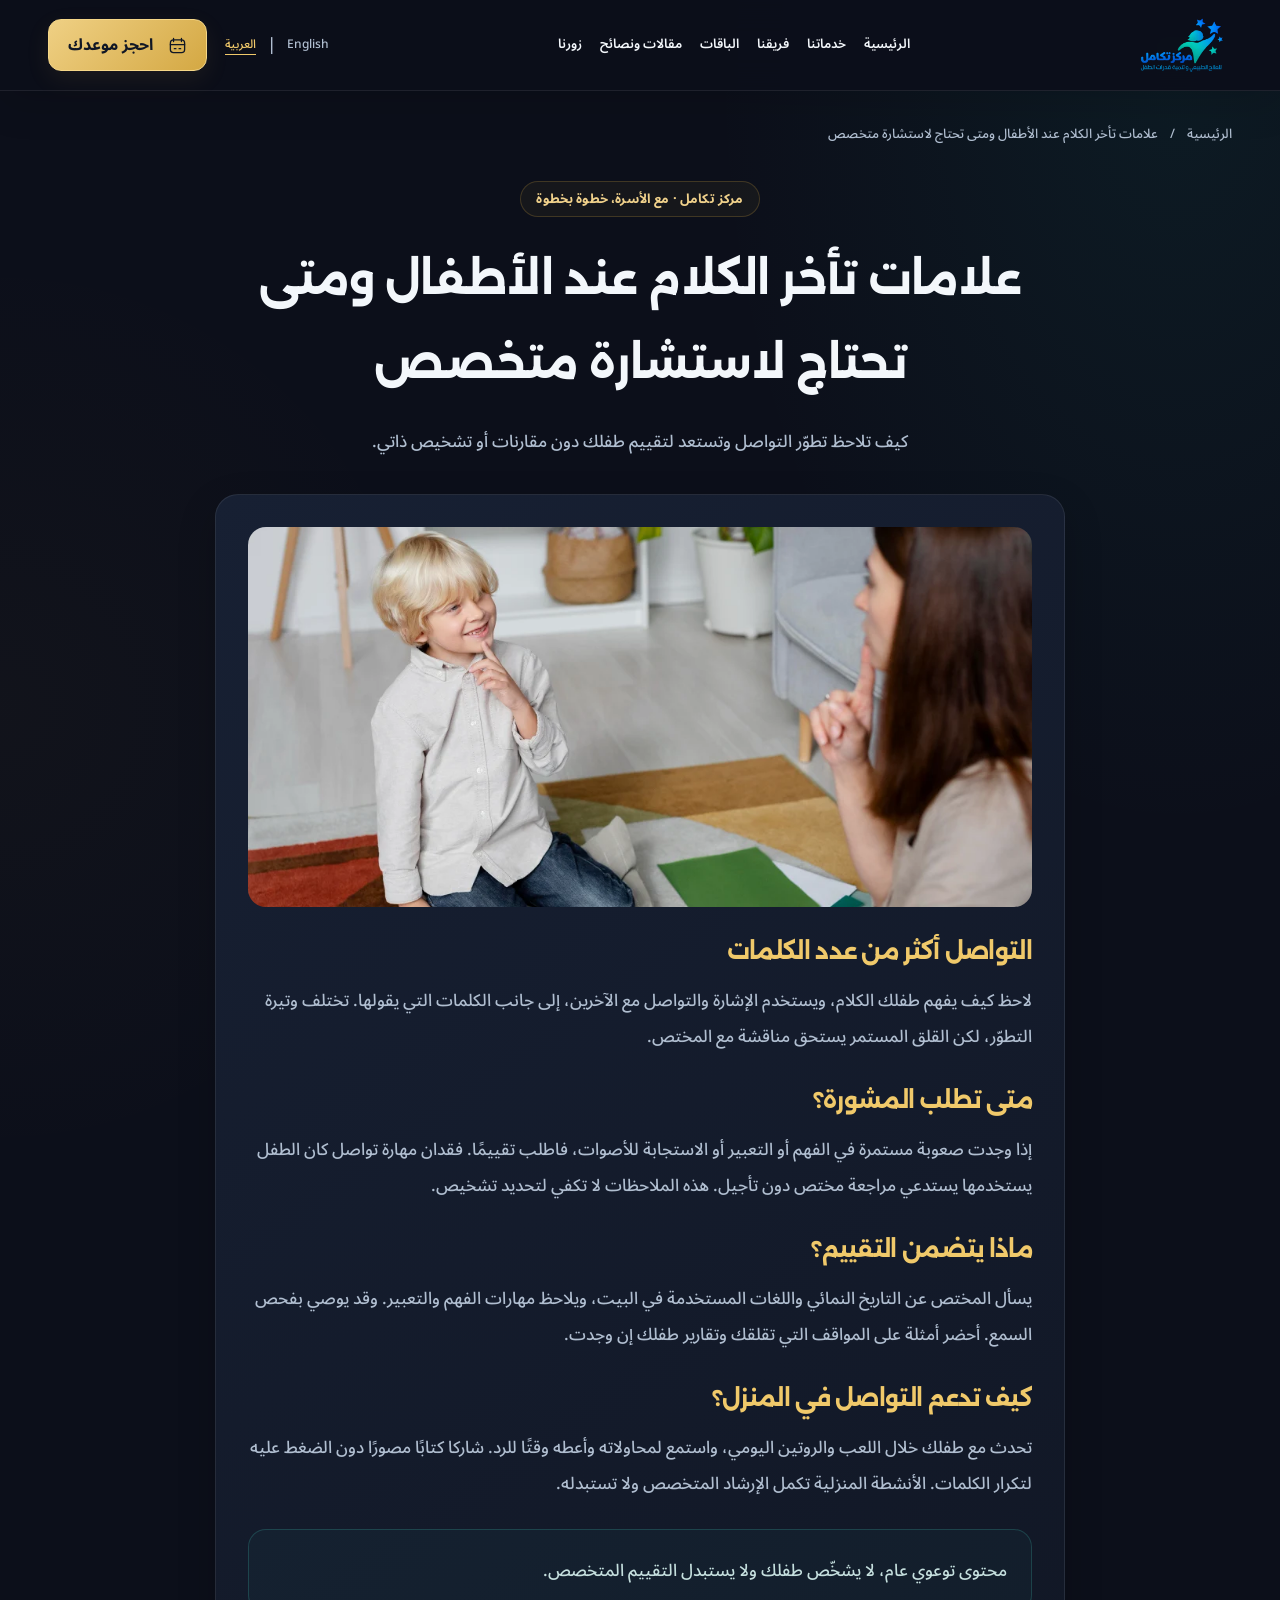
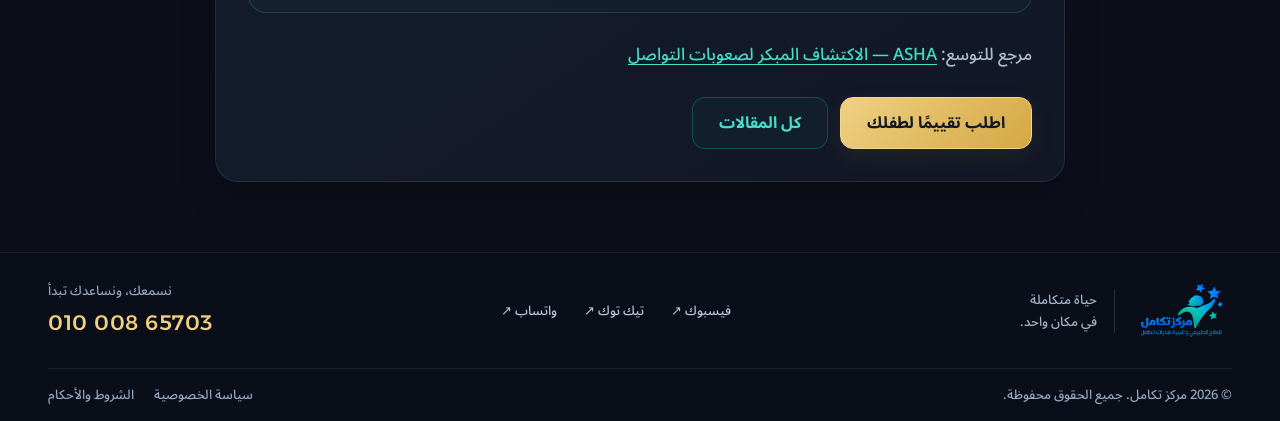
<file: article-speech-delay.html>
<!doctype html>
<html lang="ar" dir="rtl">
<head>
  <meta charset="UTF-8">
  <meta name="viewport" content="width=device-width, initial-scale=1">
  <meta name="theme-color" content="#0c0f1a">
  <meta name="keywords" content="علاج طبيعي أطفال دمنهور، مركز تكامل، تخاطب، تأهيل أطفال، تنمية مهارات">
  <meta name="description" content="كيف تلاحظ تطوّر التواصل وتستعد لتقييم طفلك دون مقارنات أو تشخيص ذاتي.">
  <title>علامات تأخر الكلام عند الأطفال ومتى تحتاج لاستشارة متخصص | مركز تكامل</title>
  <link rel="icon" href="favicon.ico" sizes="any">
  <link rel="icon" href="assets/images/favicon-32.png" type="image/png" sizes="32x32">
  <link rel="icon" href="assets/images/favicon-192.png" type="image/png" sizes="192x192">
  <link rel="apple-touch-icon" href="assets/images/apple-touch-icon.png" sizes="180x180">
  <meta property="og:type" content="article">
  <meta property="og:locale" content="ar_EG">
  <meta property="og:site_name" content="مركز تكامل للعلاج الطبيعي وتأهيل الأطفال">
  <meta property="og:title" content="علامات تأخر الكلام عند الأطفال ومتى تحتاج لاستشارة متخصص | مركز تكامل">
  <meta property="og:description" content="كيف تلاحظ تطوّر التواصل وتستعد لتقييم طفلك دون مقارنات أو تشخيص ذاتي.">
  <!-- Before publishing, set an absolute public image URL using scripts/set-public-url.cjs. -->
  <meta property="og:image" content="assets/images/hero.jpeg">
  <meta property="og:image:type" content="image/jpeg">
  <meta property="og:image:width" content="1195">
  <meta property="og:image:height" content="896">
  <meta property="og:image:alt" content="استقبال مركز تكامل للعلاج الطبيعي وتأهيل الأطفال في دمنهور">
  <meta name="twitter:card" content="summary_large_image">
  <meta name="twitter:title" content="علامات تأخر الكلام عند الأطفال ومتى تحتاج لاستشارة متخصص | مركز تكامل">
  <meta name="twitter:description" content="كيف تلاحظ تطوّر التواصل وتستعد لتقييم طفلك دون مقارنات أو تشخيص ذاتي.">
  <meta name="twitter:image" content="assets/images/hero.jpeg">
  <meta name="twitter:image:alt" content="استقبال مركز تكامل في دمنهور">
  <link rel="preconnect" href="https://fonts.googleapis.com">
  <link rel="preconnect" href="https://fonts.gstatic.com" crossorigin>
  <link href="https://fonts.googleapis.com/css2?family=Alexandria:wght@400;500;600;700;800&family=Noto+Sans+Arabic:wght@400;500;600;700&display=swap" rel="stylesheet">
  <link rel="stylesheet" href="assets/css/style.css">
  <link rel="stylesheet" href="assets/css/theme.css">
  <script src="assets/js/translations.js" defer></script>
  <script src="assets/js/i18n.js" defer></script>
  <script src="assets/js/script.js" defer></script>
</head>
<body>
  <a class="skip-link" href="#main">انتقل إلى المحتوى</a>
  <svg class="icon-library" xmlns="http://www.w3.org/2000/svg" aria-hidden="true"><defs>
    <symbol id="i-arrow" viewBox="0 0 24 24"><path d="M19 12H5m6-6-6 6 6 6"/></symbol>
    <symbol id="i-phone" viewBox="0 0 24 24"><path d="m8 3 3 5-3 3a15 15 0 0 0 5 5l3-3 5 3c-1 7-6 6-12 1S1 5 8 3Z"/></symbol>
    <symbol id="i-pin" viewBox="0 0 24 24"><path d="M20 10c0 6-8 12-8 12S4 16 4 10a8 8 0 1 1 16 0Z"/><circle cx="12" cy="10" r="2.5"/></symbol>
    <symbol id="i-calendar" viewBox="0 0 24 24"><rect x="3" y="5" width="18" height="16" rx="4"/><path d="M7 3v4m10-4v4M3 11h18m-13 5h2m4 0h2"/></symbol>
    <symbol id="i-check" viewBox="0 0 24 24"><path d="m5 12 4 4L19 6"/></symbol>
    <symbol id="i-star" viewBox="0 0 24 24"><path d="m12 2 2.8 6.7L22 12l-7.2 2.8L12 22l-2.8-7.2L2 12l7.2-3.3Z"/></symbol>
    <symbol id="i-heart" viewBox="0 0 24 24"><path d="M20 5c-3-3-6-1-8 1-2-2-5-4-8-1-5 5 3 11 8 15 5-4 13-10 8-15Z"/></symbol>
    <symbol id="i-move" viewBox="0 0 24 24"><circle cx="14" cy="4" r="2"/><path d="m7 10 5-3 4 5 4 1m-8-6-2 7 5 3 1 5m-6-8-4 7"/></symbol>
    <symbol id="i-wave" viewBox="0 0 24 24"><path d="M2 9q3-5 6 0t6 0 8 0M2 15q3-5 6 0t6 0 8 0M2 21q3-5 6 0t6 0 8 0"/></symbol>
    <symbol id="i-chat" viewBox="0 0 24 24"><path d="M21 11a9 9 0 0 1-13 8l-5 2 1-5a9 9 0 1 1 17-5Z"/><path d="M8 10h8m-8 4h5"/></symbol>
    <symbol id="i-puzzle" viewBox="0 0 24 24"><path d="M3 4h6c-2-4 8-4 6 0h6v6c-4-2-4 6 0 4v7h-6c2-4-6-4-4 0H3v-7c4 2 4-6 0-4Z"/></symbol>
    <symbol id="i-book" viewBox="0 0 24 24"><path d="M12 5v16M3 3c3-1 6 0 9 2 3-2 6-3 9-2v16c-3-1-6 0-9 2-3-2-6-3-9-2Z"/></symbol>
    <symbol id="i-smile" viewBox="0 0 24 24"><circle cx="12" cy="12" r="9"/><path d="M8 9h.01M16 9h.01M8 14q4 5 8 0"/></symbol>
    <symbol id="i-clock" viewBox="0 0 24 24"><circle cx="12" cy="12" r="9"/><path d="M12 7v5l3 2"/></symbol>
    <symbol id="i-close" viewBox="0 0 24 24"><path d="m6 6 12 12M6 18 18 6"/></symbol>

    <!-- Reusable, decorative-only rounded doodles. No text or interaction. -->
    <symbol id="d-cloud" viewBox="0 0 80 60"><path d="M19 42C7 43 7 26 19 25c-1-16 23-21 29-6 14-6 26 11 16 20-3 3-8 4-14 3Z"/><path d="m25 51 3 2m13-1 3 2m12-5 2 2" stroke-dasharray="1 6"/></symbol>
    <symbol id="d-kite" viewBox="0 0 80 110"><path d="m36 8 25 20-13 34L19 43Z"/><path d="m36 8 12 54M19 43l42-15M48 62c-20 12 10 19-2 29-4 4-10 4-15 11"/><path d="m42 73-8-3 3 9 5-6 8 5-1-9Z"/><path d="m11 13-4-2m56 1 4-4" opacity=".5"/></symbol>
    <symbol id="d-planet" viewBox="0 0 80 80"><circle cx="40" cy="39" r="21"/><ellipse cx="40" cy="42" rx="34" ry="10" transform="rotate(-22 40 42)"/><circle cx="34" cy="30" r="3"/><path d="m65 9 1 4m-3-2 5-1"/></symbol>
    <symbol id="d-blocks" viewBox="0 0 80 70"><rect x="9" y="34" width="25" height="25" rx="5" transform="rotate(-6 21 46)"/><rect x="40" y="36" width="25" height="25" rx="5" transform="rotate(5 52 48)"/><path d="m28 27 8-19 14 16c1 2-1 4-3 4l-16 2q-5 0-3-3Z"/><circle cx="21" cy="46" r="5"/><path d="m47 44 10 10m0-10-10 10"/></symbol>
    <symbol id="d-physio" viewBox="0 0 80 60"><ellipse cx="24" cy="34" rx="6" ry="11" transform="rotate(25 24 34)"/><ellipse cx="46" cy="21" rx="6" ry="11" transform="rotate(25 46 21)"/><path d="M10 49c17 8 33 2 40-9s12-9 23-8" stroke-dasharray="1 6"/></symbol>
    <symbol id="d-speech" viewBox="0 0 80 60"><path d="M8 15q0-6 7-6h23q7 0 7 7v12q0 7-7 7H24l-10 8 2-8q-8 0-8-7Z"/><path d="M47 24h14q8 0 8 8v10q0 7-7 7h-3l1 7-10-7h-9q-7 0-7-7"/><path d="M18 22h1m9 0h1m9 0h1" stroke-width="3.5"/></symbol>
    <symbol id="d-sensory" viewBox="0 0 80 60"><path d="m13 18 12-3c-7-11 9-15 8-2l12-3 4 12c11-8 15 10 2 8l4 13-13 4c7 10-9 15-8 2l-13 3-3-12C5 48 1 32 16 32Z"/><circle cx="66" cy="15" r="5"/><path d="m62 39 7-4 2 8Z"/></symbol>
    <symbol id="d-water" viewBox="0 0 80 60"><circle cx="24" cy="16" r="7"/><circle cx="49" cy="25" r="5"/><circle cx="60" cy="10" r="3"/><path d="M7 40q8-9 16 0t16 0 16 0 16 0M13 51q8-8 16 0t16 0 16 0"/></symbol>
    <symbol id="d-feeding" viewBox="0 0 80 60"><path d="M20 30c-14-6-4-27 5-20 9 7 4 18-1 20l-2 22q-2 4-5 0Z"/><path d="M41 33h31c-1 14-27 17-31 0Zm5 14h20"/><path d="M48 24c-6-6 5-7 1-13m11 12c-5-5 5-7 1-12" opacity=".65"/></symbol>
    <symbol id="d-journey" viewBox="0 0 240 65"><path d="M8 48c28-41 52 23 87-4 36-29 42-18 61-8s35 12 70-22" stroke-dasharray="1 8"/><path d="m213 15 15-4-3 16"/></symbol>
    <symbol id="d-bear" viewBox="0 0 80 75"><path d="M19 28C-1 17 18 0 27 19c8-4 18-4 26 0C65 0 81 20 61 29c16 26 0 42-21 42S3 54 19 28Z" fill="var(--raised)"/><circle cx="28" cy="41" r="2" fill="currentColor" stroke="none"/><circle cx="51" cy="41" r="2" fill="currentColor" stroke="none"/><path d="M35 49q5-5 10 0l-5 4Zm5 4v3m-7 0q7 6 14 0"/><path d="m11 62 4-4m50 1 4 4"/></symbol>
  <symbol id="service-icon-physio" viewBox="0 0 44 44"><circle cx="20" cy="8" r="4" fill="#f0cc7c"/><path d="m9 20 10-7 6 8 7 2M19 14l-4 12 8 6 1 9M15 26 8 38" stroke="#71c7ff" stroke-width="4"/><path d="M30 9h7m-3-3v6" stroke="#63e0c7"/></symbol><symbol id="service-icon-speech" viewBox="0 0 44 44"><path d="M5 8h26v20H16l-8 7v-7H5Z" fill="#63e0c7" fill-opacity=".25" stroke="#63e0c7"/><path d="M25 20h14v16h-4v6l-8-6h-7" stroke="#f0cc7c"/><circle cx="12" cy="18" r="2" fill="#63e0c7"/><circle cx="19" cy="18" r="2" fill="#63e0c7"/><circle cx="26" cy="18" r="2" fill="#63e0c7"/></symbol><symbol id="service-icon-sensory" viewBox="0 0 44 44"><path d="M6 9h10c-3-9 12-9 9 0h10v10c9-3 9 12 0 9v10H25c3-9-12-9-9 0H6V28c9 3 9-12 0-9Z" fill="#c8b0f7" fill-opacity=".25" stroke="#c8b0f7"/><circle cx="20" cy="23" r="5" fill="#f0cc7c" stroke="none"/></symbol><symbol id="service-icon-water" viewBox="0 0 44 44"><path d="M22 4C18 11 9 17 9 25a13 13 0 0 0 26 0C35 17 26 11 22 4Z" fill="#76daf0" fill-opacity=".3" stroke="#76daf0"/><path d="M4 37q5-5 10 0t10 0 10 0 8 0M15 25q0 7 7 7" stroke="#63e0c7"/></symbol><symbol id="service-icon-learning" viewBox="0 0 44 44"><path d="M22 12Q12 5 4 9v27q9-4 18 3 9-7 18-3V9q-9-4-18 3Z" fill="#f0cc7c" fill-opacity=".2" stroke="#f0cc7c"/><path d="M22 12v27M9 17l7 2m-7 5 7 2m12-8 7-2m-7 9 7-2" stroke="#63e0c7"/></symbol><symbol id="service-icon-feeding" viewBox="0 0 44 44"><circle cx="19" cy="17" r="11" fill="#f2b1bb" fill-opacity=".2" stroke="#f2b1bb"/><path d="M13 20q6 6 12 0M7 40v-5q12-10 24 0v5M37 20v19" stroke="#f2b1bb"/><ellipse cx="37" cy="13" rx="4" ry="7" fill="#f0cc7c" stroke="none"/><circle cx="15" cy="15" r="1.5" fill="#f0cc7c"/><circle cx="23" cy="15" r="1.5" fill="#f0cc7c"/></symbol></defs></svg>

  <header class="site-header">
    <div class="container header-inner">
      <a class="brand" href="index.html#home" aria-label="تكامل، الرئيسية"><img src="assets/images/logo.webp" alt="شعار مركز تكامل" width="94" height="63"><span class="brand-divider"></span><span class="brand-caption">العلاج الطبيعي<br>وتأهيل الأطفال</span></a>
      <nav class="desktop-nav" aria-label="القائمة الرئيسية"><a href="index.html#home" data-i18n="home">الرئيسية</a><a href="index.html#services" data-i18n="services">خدماتنا</a><a href="index.html#team" data-i18n="team">فريقنا</a><a href="packages.html" data-i18n="packages">الباقات</a><a href="index.html#articles" data-i18n="articles">مقالات ونصائح</a><a href="index.html#visit" data-i18n="visit">زورنا</a></nav>
      <div class="header-actions"><div class="language-switch" role="group" aria-label="لغة الواجهة / Interface language"><button type="button" data-language="ar" lang="ar" aria-pressed="true">العربية</button><span aria-hidden="true">|</span><button type="button" data-language="en" lang="en" aria-pressed="false">English</button></div><button class="btn btn-primary btn-small" data-book><svg><use href="#i-calendar"/></svg><span data-i18n="book">احجز موعدك</span></button></div>
    </div>
  <nav class="mobile-extra-nav" aria-label="صفحات المركز"><a href="packages.html" data-i18n="packages">الباقات</a><a href="index.html#articles" data-i18n="articles">مقالات ونصائح</a><a href="index.html#team" data-i18n="team">فريقنا</a></nav></header>

  <main id="main" class="content-page container" lang="ar" dir="rtl"><nav class="breadcrumbs" aria-label="مسار الصفحة"><a href="index.html">الرئيسية</a><span aria-hidden="true">/</span><span>علامات تأخر الكلام عند الأطفال ومتى تحتاج لاستشارة متخصص</span></nav><header class="page-intro"><span class="eyebrow">مركز تكامل · مع الأسرة، خطوة بخطوة</span><h1>علامات تأخر الكلام عند الأطفال ومتى تحتاج لاستشارة متخصص</h1><p>كيف تلاحظ تطوّر التواصل وتستعد لتقييم طفلك دون مقارنات أو تشخيص ذاتي.</p></header><article class="prose-panel"><img class="article-cover" src="assets/images/التخاطب والتواصل.webp" alt="علامات تأخر الكلام عند الأطفال ومتى تحتاج لاستشارة متخصص" width="800" height="533"><section><h2>التواصل أكثر من عدد الكلمات</h2><p>لاحظ كيف يفهم طفلك الكلام، ويستخدم الإشارة والتواصل مع الآخرين، إلى جانب الكلمات التي يقولها. تختلف وتيرة التطوّر، لكن القلق المستمر يستحق مناقشة مع المختص.</p></section><section><h2>متى تطلب المشورة؟</h2><p>إذا وجدت صعوبة مستمرة في الفهم أو التعبير أو الاستجابة للأصوات، فاطلب تقييمًا. فقدان مهارة تواصل كان الطفل يستخدمها يستدعي مراجعة مختص دون تأجيل. هذه الملاحظات لا تكفي لتحديد تشخيص.</p></section><section><h2>ماذا يتضمن التقييم؟</h2><p>يسأل المختص عن التاريخ النمائي واللغات المستخدمة في البيت، ويلاحظ مهارات الفهم والتعبير. وقد يوصي بفحص السمع. أحضر أمثلة على المواقف التي تقلقك وتقارير طفلك إن وجدت.</p></section><section><h2>كيف تدعم التواصل في المنزل؟</h2><p>تحدث مع طفلك خلال اللعب والروتين اليومي، واستمع لمحاولاته وأعطه وقتًا للرد. شاركا كتابًا مصورًا دون الضغط عليه لتكرار الكلمات. الأنشطة المنزلية تكمل الإرشاد المتخصص ولا تستبدله.</p></section><aside class="info-panel">محتوى توعوي عام، لا يشخّص طفلك ولا يستبدل التقييم المتخصص.</aside><p class="article-source">مرجع للتوسع: <a href="https://www.asha.org/public/early-identification-of-speech-language-and-hearing-disorders/" target="_blank" rel="noopener noreferrer">ASHA — الاكتشاف المبكر لصعوبات التواصل</a></p><div class="page-actions"><button class="btn btn-primary" data-book>اطلب تقييمًا لطفلك</button><a class="btn btn-outline" href="index.html#articles">كل المقالات</a></div></article></main><footer class="site-footer"><div class="container footer-top"><a class="brand" href="index.html#home"><img src="assets/images/logo.webp" width="100" height="67" alt="مركز تكامل"><span class="footer-slogan">حياة متكاملة<br>في مكان واحد.</span></a><div class="footer-social"><a href="https://www.facebook.com/profile.php?id=100064172256756" target="_blank" rel="noopener noreferrer">فيسبوك ↗</a><a href="https://tiktok.com/@drminareda" target="_blank" rel="noopener noreferrer">تيك توك ↗</a><a href="https://wa.me/201068681114" target="_blank" rel="noopener noreferrer">واتساب ↗</a></div><a class="footer-phone" href="tel:01000865703"><small>نسمعك، ونساعدك تبدأ</small><strong dir="ltr">010 008 65703</strong></a></div><div class="container footer-bottom"><span>© <span id="year">2026</span> مركز تكامل. جميع الحقوق محفوظة.</span><span class="footer-legal"><a href="privacy.html" data-i18n="privacy">سياسة الخصوصية</a><a href="terms.html" data-i18n="terms">الشروط والأحكام</a></span></div></footer><nav class="mobile-dock" aria-label="الوصول السريع"><a href="index.html#home" class="dock-item"><svg><use href="#i-heart"/></svg><span>الرئيسية</span></a><a href="index.html#services" class="dock-item"><svg><use href="#i-puzzle"/></svg><span>الخدمات</span></a><button class="dock-book" data-book><svg><use href="#i-calendar"/></svg>احجز موعدك</button><a href="index.html#visit" class="dock-item"><svg><use href="#i-pin"/></svg><span>الموقع</span></a><a href="tel:01000865703" class="dock-item"><svg><use href="#i-phone"/></svg><span>اتصل</span></a></nav><dialog lang="ar" dir="rtl" id="booking-dialog" aria-labelledby="booking-title"><div class="dialog-shell"><button class="close-dialog" aria-label="إغلاق"><svg><use href="#i-close"/></svg></button><span class="eyebrow">خطوة صغيرة، نبدأها معًا</span><h2 id="booking-title">نرتّب أول زيارة؟</h2><div class="booking-progress" aria-label="خطوات طلب الموعد"><span class="current" id="progress-one">١. تفاصيل الزيارة</span><i></i><span id="progress-two">٢. راجع وأرسل</span></div><form id="booking-form"><label for="parent-name">اسم ولي الأمر <span>*</span></label><input id="parent-name" name="parent" autocomplete="name" placeholder="الاسم الذي تحب أن نناديك به" required maxlength="70"><label for="child-age">سن الطفل <span>*</span></label><input id="child-age" name="childAge" placeholder="مثال: 4 سنوات أو 8 شهور" required maxlength="60" autocomplete="off"><label for="booking-location">المدينة / مكان الإقامة <span>*</span></label><select id="booking-location" name="location" required><option value="" disabled selected hidden>اختر المدينة</option><option>دمنهور</option><option>بجانب دمنهور</option><option>الإسكندرية</option><option>القاهرة</option><option>محافظات أخرى</option><option>خارج مصر</option></select><div id="governorate-field" hidden><label for="other-governorate">المحافظة / المدينة <span>*</span></label><input id="other-governorate" name="otherGovernorate" placeholder="اكتب اسم المحافظة أو المدينة" maxlength="60" autocomplete="off"></div><div id="country-field" hidden><label for="outside-country">من أي دولة؟ <span>*</span></label><input id="outside-country" name="country" placeholder="اكتب اسم الدولة" maxlength="60" autocomplete="off"></div><label for="booking-service">الخدمة المطلوبة <span>*</span></label><select id="booking-service" name="service" required><option value="تقييم أولي / أحتاج مساعدة في الاختيار">تقييم أولي / أحتاج مساعدة في الاختيار</option></select><div class="form-columns"><div><label for="preferred-date">يوم مفضّل <small>اختياري</small></label><input id="preferred-date" name="date" type="date"></div><div><label for="preferred-period">الفترة المفضّلة</label><select id="preferred-period" name="period"><option value="أي وقت مناسب">أي وقت مناسب</option><option>صباحًا</option><option>مساءً</option></select></div></div><p class="form-note"><svg><use href="#i-chat"/></svg>هنجهّز رسالة واتساب بالتفاصيل. الموعد يتأكد بعد رد المركز.</p><button class="btn btn-primary full-width" type="submit">مراجعة طلب الموعد <svg><use href="#i-arrow"/></svg></button><p class="privacy-note">بياناتك لا تُحفظ في الموقع. تُشارك مع المركز عند إرسالك الرسالة عبر واتساب.</p></form><div id="booking-review" hidden><div class="review-card" id="review-summary"></div><p class="form-note">راجع التفاصيل، ثم افتح واتساب واضغط إرسال لإتمام طلبك. الموعد المفضّل ليس حجزًا مؤكدًا.</p><a class="btn btn-primary full-width" id="whatsapp-send" target="_blank" rel="noopener noreferrer">افتح واتساب لإرسال الطلب <svg><use href="#i-arrow"/></svg></a><button class="text-button review-back" id="review-back">تعديل التفاصيل</button></div><a class="booking-phone" href="tel:01000865703">تفضّل المكالمة؟ <span dir="ltr">010 008 65703</span></a></div></dialog><div class="toast" id="toast" role="status"></div><noscript><p class="container">للحجز اتصل على <a href="tel:01000865703">01000865703</a>.</p></noscript></body></html>
</file>
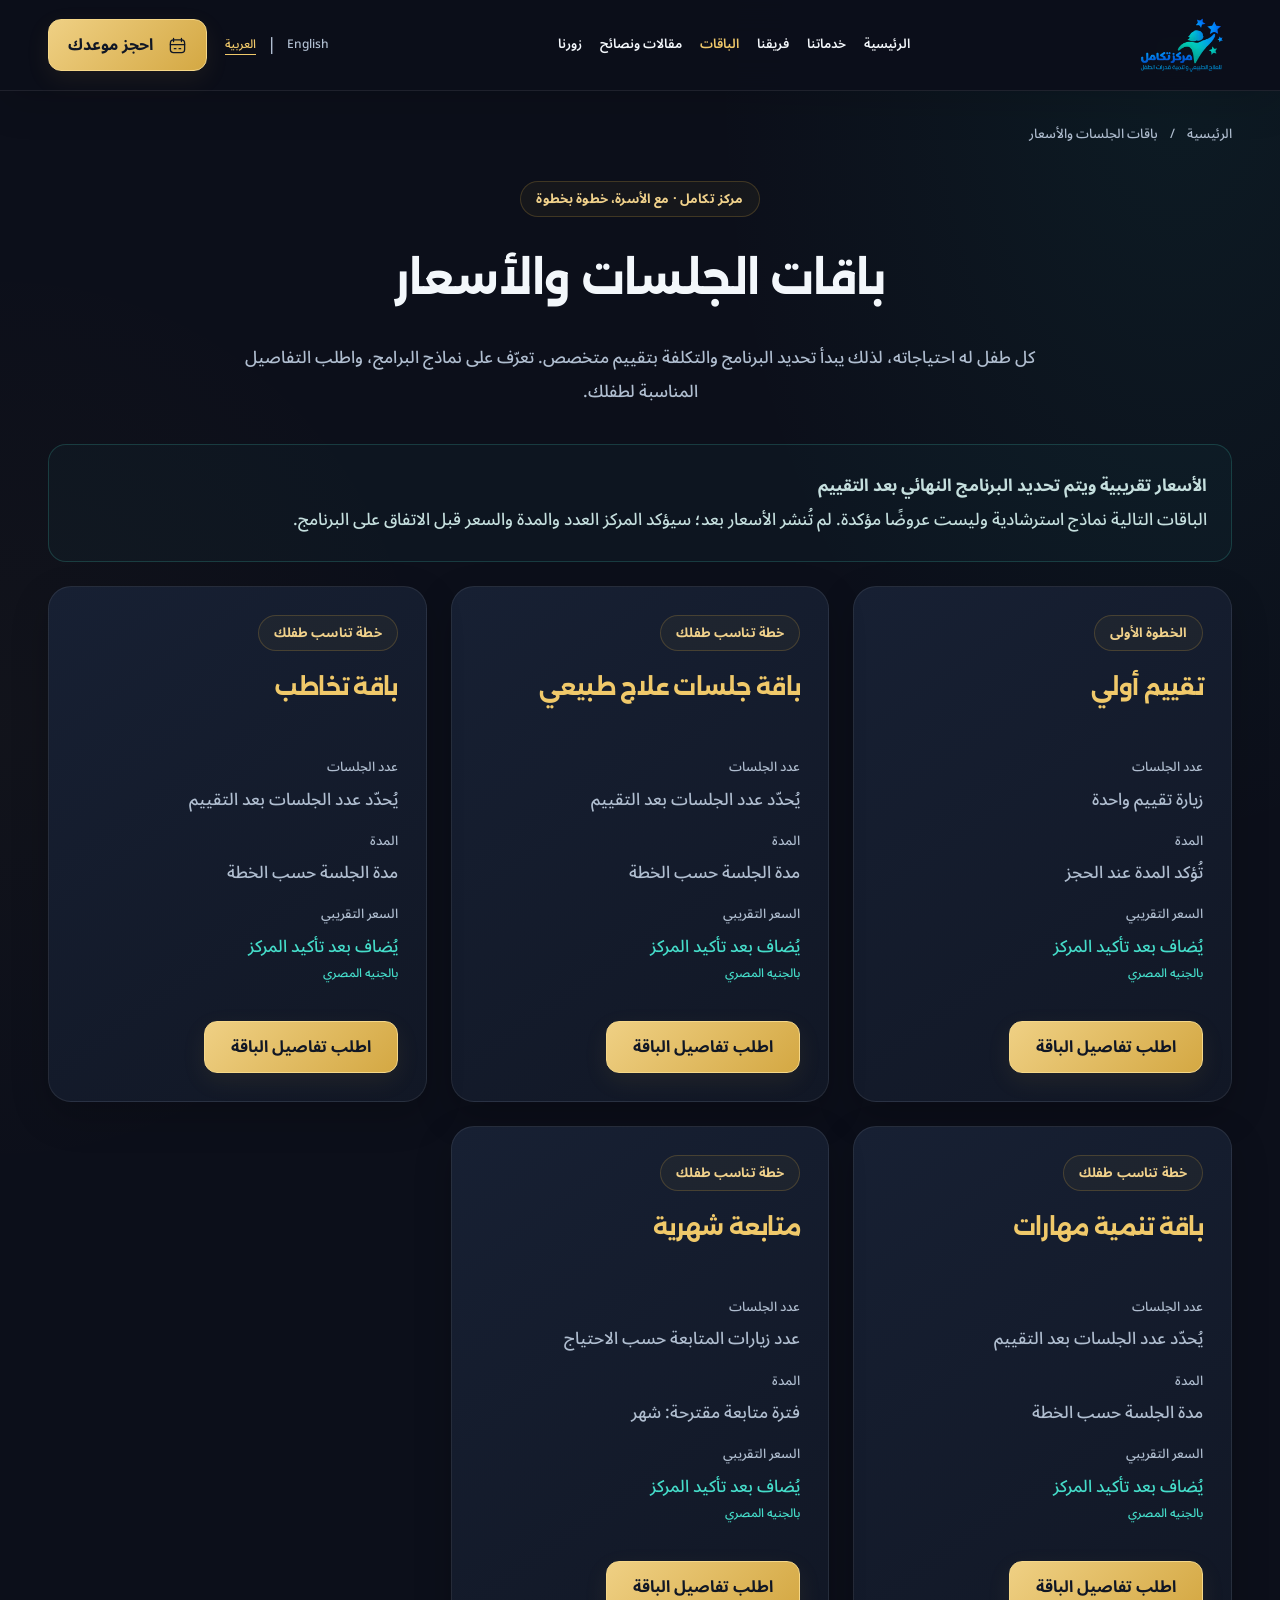
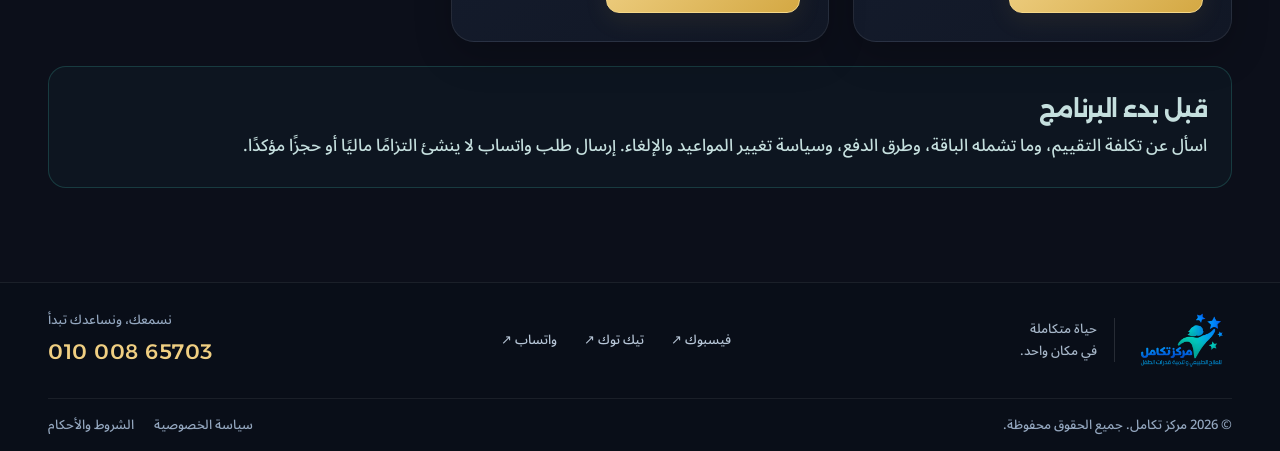
<file: packages.html>
<!doctype html>
<html lang="ar" dir="rtl">
<head>
  <meta charset="UTF-8">
  <meta name="viewport" content="width=device-width, initial-scale=1">
  <meta name="theme-color" content="#0c0f1a">
  <meta name="keywords" content="علاج طبيعي أطفال دمنهور، مركز تكامل، تخاطب، تأهيل أطفال، تنمية مهارات">
  <meta name="description" content="كل طفل له احتياجاته، لذلك يبدأ تحديد البرنامج والتكلفة بتقييم متخصص. تعرّف على نماذج البرامج، واطلب التفاصيل المناسبة لطفلك.">
  <title>باقات الجلسات والأسعار | مركز تكامل</title>
  <link rel="icon" href="favicon.ico" sizes="any">
  <link rel="icon" href="assets/images/favicon-32.png" type="image/png" sizes="32x32">
  <link rel="icon" href="assets/images/favicon-192.png" type="image/png" sizes="192x192">
  <link rel="apple-touch-icon" href="assets/images/apple-touch-icon.png" sizes="180x180">
  <meta property="og:type" content="website">
  <meta property="og:locale" content="ar_EG">
  <meta property="og:site_name" content="مركز تكامل للعلاج الطبيعي وتأهيل الأطفال">
  <meta property="og:title" content="باقات الجلسات والأسعار | مركز تكامل">
  <meta property="og:description" content="كل طفل له احتياجاته، لذلك يبدأ تحديد البرنامج والتكلفة بتقييم متخصص. تعرّف على نماذج البرامج، واطلب التفاصيل المناسبة لطفلك.">
  <!-- Before publishing, set an absolute public image URL using scripts/set-public-url.cjs. -->
  <meta property="og:image" content="assets/images/hero.jpeg">
  <meta property="og:image:type" content="image/jpeg">
  <meta property="og:image:width" content="1195">
  <meta property="og:image:height" content="896">
  <meta property="og:image:alt" content="استقبال مركز تكامل للعلاج الطبيعي وتأهيل الأطفال في دمنهور">
  <meta name="twitter:card" content="summary_large_image">
  <meta name="twitter:title" content="باقات الجلسات والأسعار | مركز تكامل">
  <meta name="twitter:description" content="كل طفل له احتياجاته، لذلك يبدأ تحديد البرنامج والتكلفة بتقييم متخصص. تعرّف على نماذج البرامج، واطلب التفاصيل المناسبة لطفلك.">
  <meta name="twitter:image" content="assets/images/hero.jpeg">
  <meta name="twitter:image:alt" content="استقبال مركز تكامل في دمنهور">
  <link rel="preconnect" href="https://fonts.googleapis.com">
  <link rel="preconnect" href="https://fonts.gstatic.com" crossorigin>
  <link href="https://fonts.googleapis.com/css2?family=Alexandria:wght@400;500;600;700;800&family=Noto+Sans+Arabic:wght@400;500;600;700&display=swap" rel="stylesheet">
  <link rel="stylesheet" href="assets/css/style.css">
  <link rel="stylesheet" href="assets/css/theme.css">
  <script src="assets/js/translations.js" defer></script>
  <script src="assets/js/i18n.js" defer></script>
  <script src="assets/js/script.js" defer></script>
</head>
<body>
  <a class="skip-link" href="#main">انتقل إلى المحتوى</a>
  <svg class="icon-library" xmlns="http://www.w3.org/2000/svg" aria-hidden="true"><defs>
    <symbol id="i-arrow" viewBox="0 0 24 24"><path d="M19 12H5m6-6-6 6 6 6"/></symbol>
    <symbol id="i-phone" viewBox="0 0 24 24"><path d="m8 3 3 5-3 3a15 15 0 0 0 5 5l3-3 5 3c-1 7-6 6-12 1S1 5 8 3Z"/></symbol>
    <symbol id="i-pin" viewBox="0 0 24 24"><path d="M20 10c0 6-8 12-8 12S4 16 4 10a8 8 0 1 1 16 0Z"/><circle cx="12" cy="10" r="2.5"/></symbol>
    <symbol id="i-calendar" viewBox="0 0 24 24"><rect x="3" y="5" width="18" height="16" rx="4"/><path d="M7 3v4m10-4v4M3 11h18m-13 5h2m4 0h2"/></symbol>
    <symbol id="i-check" viewBox="0 0 24 24"><path d="m5 12 4 4L19 6"/></symbol>
    <symbol id="i-star" viewBox="0 0 24 24"><path d="m12 2 2.8 6.7L22 12l-7.2 2.8L12 22l-2.8-7.2L2 12l7.2-3.3Z"/></symbol>
    <symbol id="i-heart" viewBox="0 0 24 24"><path d="M20 5c-3-3-6-1-8 1-2-2-5-4-8-1-5 5 3 11 8 15 5-4 13-10 8-15Z"/></symbol>
    <symbol id="i-move" viewBox="0 0 24 24"><circle cx="14" cy="4" r="2"/><path d="m7 10 5-3 4 5 4 1m-8-6-2 7 5 3 1 5m-6-8-4 7"/></symbol>
    <symbol id="i-wave" viewBox="0 0 24 24"><path d="M2 9q3-5 6 0t6 0 8 0M2 15q3-5 6 0t6 0 8 0M2 21q3-5 6 0t6 0 8 0"/></symbol>
    <symbol id="i-chat" viewBox="0 0 24 24"><path d="M21 11a9 9 0 0 1-13 8l-5 2 1-5a9 9 0 1 1 17-5Z"/><path d="M8 10h8m-8 4h5"/></symbol>
    <symbol id="i-puzzle" viewBox="0 0 24 24"><path d="M3 4h6c-2-4 8-4 6 0h6v6c-4-2-4 6 0 4v7h-6c2-4-6-4-4 0H3v-7c4 2 4-6 0-4Z"/></symbol>
    <symbol id="i-book" viewBox="0 0 24 24"><path d="M12 5v16M3 3c3-1 6 0 9 2 3-2 6-3 9-2v16c-3-1-6 0-9 2-3-2-6-3-9-2Z"/></symbol>
    <symbol id="i-smile" viewBox="0 0 24 24"><circle cx="12" cy="12" r="9"/><path d="M8 9h.01M16 9h.01M8 14q4 5 8 0"/></symbol>
    <symbol id="i-clock" viewBox="0 0 24 24"><circle cx="12" cy="12" r="9"/><path d="M12 7v5l3 2"/></symbol>
    <symbol id="i-close" viewBox="0 0 24 24"><path d="m6 6 12 12M6 18 18 6"/></symbol>

    <!-- Reusable, decorative-only rounded doodles. No text or interaction. -->
    <symbol id="d-cloud" viewBox="0 0 80 60"><path d="M19 42C7 43 7 26 19 25c-1-16 23-21 29-6 14-6 26 11 16 20-3 3-8 4-14 3Z"/><path d="m25 51 3 2m13-1 3 2m12-5 2 2" stroke-dasharray="1 6"/></symbol>
    <symbol id="d-kite" viewBox="0 0 80 110"><path d="m36 8 25 20-13 34L19 43Z"/><path d="m36 8 12 54M19 43l42-15M48 62c-20 12 10 19-2 29-4 4-10 4-15 11"/><path d="m42 73-8-3 3 9 5-6 8 5-1-9Z"/><path d="m11 13-4-2m56 1 4-4" opacity=".5"/></symbol>
    <symbol id="d-planet" viewBox="0 0 80 80"><circle cx="40" cy="39" r="21"/><ellipse cx="40" cy="42" rx="34" ry="10" transform="rotate(-22 40 42)"/><circle cx="34" cy="30" r="3"/><path d="m65 9 1 4m-3-2 5-1"/></symbol>
    <symbol id="d-blocks" viewBox="0 0 80 70"><rect x="9" y="34" width="25" height="25" rx="5" transform="rotate(-6 21 46)"/><rect x="40" y="36" width="25" height="25" rx="5" transform="rotate(5 52 48)"/><path d="m28 27 8-19 14 16c1 2-1 4-3 4l-16 2q-5 0-3-3Z"/><circle cx="21" cy="46" r="5"/><path d="m47 44 10 10m0-10-10 10"/></symbol>
    <symbol id="d-physio" viewBox="0 0 80 60"><ellipse cx="24" cy="34" rx="6" ry="11" transform="rotate(25 24 34)"/><ellipse cx="46" cy="21" rx="6" ry="11" transform="rotate(25 46 21)"/><path d="M10 49c17 8 33 2 40-9s12-9 23-8" stroke-dasharray="1 6"/></symbol>
    <symbol id="d-speech" viewBox="0 0 80 60"><path d="M8 15q0-6 7-6h23q7 0 7 7v12q0 7-7 7H24l-10 8 2-8q-8 0-8-7Z"/><path d="M47 24h14q8 0 8 8v10q0 7-7 7h-3l1 7-10-7h-9q-7 0-7-7"/><path d="M18 22h1m9 0h1m9 0h1" stroke-width="3.5"/></symbol>
    <symbol id="d-sensory" viewBox="0 0 80 60"><path d="m13 18 12-3c-7-11 9-15 8-2l12-3 4 12c11-8 15 10 2 8l4 13-13 4c7 10-9 15-8 2l-13 3-3-12C5 48 1 32 16 32Z"/><circle cx="66" cy="15" r="5"/><path d="m62 39 7-4 2 8Z"/></symbol>
    <symbol id="d-water" viewBox="0 0 80 60"><circle cx="24" cy="16" r="7"/><circle cx="49" cy="25" r="5"/><circle cx="60" cy="10" r="3"/><path d="M7 40q8-9 16 0t16 0 16 0 16 0M13 51q8-8 16 0t16 0 16 0"/></symbol>
    <symbol id="d-feeding" viewBox="0 0 80 60"><path d="M20 30c-14-6-4-27 5-20 9 7 4 18-1 20l-2 22q-2 4-5 0Z"/><path d="M41 33h31c-1 14-27 17-31 0Zm5 14h20"/><path d="M48 24c-6-6 5-7 1-13m11 12c-5-5 5-7 1-12" opacity=".65"/></symbol>
    <symbol id="d-journey" viewBox="0 0 240 65"><path d="M8 48c28-41 52 23 87-4 36-29 42-18 61-8s35 12 70-22" stroke-dasharray="1 8"/><path d="m213 15 15-4-3 16"/></symbol>
    <symbol id="d-bear" viewBox="0 0 80 75"><path d="M19 28C-1 17 18 0 27 19c8-4 18-4 26 0C65 0 81 20 61 29c16 26 0 42-21 42S3 54 19 28Z" fill="var(--raised)"/><circle cx="28" cy="41" r="2" fill="currentColor" stroke="none"/><circle cx="51" cy="41" r="2" fill="currentColor" stroke="none"/><path d="M35 49q5-5 10 0l-5 4Zm5 4v3m-7 0q7 6 14 0"/><path d="m11 62 4-4m50 1 4 4"/></symbol>
  <symbol id="service-icon-physio" viewBox="0 0 44 44"><circle cx="20" cy="8" r="4" fill="#f0cc7c"/><path d="m9 20 10-7 6 8 7 2M19 14l-4 12 8 6 1 9M15 26 8 38" stroke="#71c7ff" stroke-width="4"/><path d="M30 9h7m-3-3v6" stroke="#63e0c7"/></symbol><symbol id="service-icon-speech" viewBox="0 0 44 44"><path d="M5 8h26v20H16l-8 7v-7H5Z" fill="#63e0c7" fill-opacity=".25" stroke="#63e0c7"/><path d="M25 20h14v16h-4v6l-8-6h-7" stroke="#f0cc7c"/><circle cx="12" cy="18" r="2" fill="#63e0c7"/><circle cx="19" cy="18" r="2" fill="#63e0c7"/><circle cx="26" cy="18" r="2" fill="#63e0c7"/></symbol><symbol id="service-icon-sensory" viewBox="0 0 44 44"><path d="M6 9h10c-3-9 12-9 9 0h10v10c9-3 9 12 0 9v10H25c3-9-12-9-9 0H6V28c9 3 9-12 0-9Z" fill="#c8b0f7" fill-opacity=".25" stroke="#c8b0f7"/><circle cx="20" cy="23" r="5" fill="#f0cc7c" stroke="none"/></symbol><symbol id="service-icon-water" viewBox="0 0 44 44"><path d="M22 4C18 11 9 17 9 25a13 13 0 0 0 26 0C35 17 26 11 22 4Z" fill="#76daf0" fill-opacity=".3" stroke="#76daf0"/><path d="M4 37q5-5 10 0t10 0 10 0 8 0M15 25q0 7 7 7" stroke="#63e0c7"/></symbol><symbol id="service-icon-learning" viewBox="0 0 44 44"><path d="M22 12Q12 5 4 9v27q9-4 18 3 9-7 18-3V9q-9-4-18 3Z" fill="#f0cc7c" fill-opacity=".2" stroke="#f0cc7c"/><path d="M22 12v27M9 17l7 2m-7 5 7 2m12-8 7-2m-7 9 7-2" stroke="#63e0c7"/></symbol><symbol id="service-icon-feeding" viewBox="0 0 44 44"><circle cx="19" cy="17" r="11" fill="#f2b1bb" fill-opacity=".2" stroke="#f2b1bb"/><path d="M13 20q6 6 12 0M7 40v-5q12-10 24 0v5M37 20v19" stroke="#f2b1bb"/><ellipse cx="37" cy="13" rx="4" ry="7" fill="#f0cc7c" stroke="none"/><circle cx="15" cy="15" r="1.5" fill="#f0cc7c"/><circle cx="23" cy="15" r="1.5" fill="#f0cc7c"/></symbol></defs></svg>

  <header class="site-header">
    <div class="container header-inner">
      <a class="brand" href="index.html#home" aria-label="تكامل، الرئيسية"><img src="assets/images/logo.webp" alt="شعار مركز تكامل" width="94" height="63"><span class="brand-divider"></span><span class="brand-caption">العلاج الطبيعي<br>وتأهيل الأطفال</span></a>
      <nav class="desktop-nav" aria-label="القائمة الرئيسية"><a href="index.html#home" data-i18n="home">الرئيسية</a><a href="index.html#services" data-i18n="services">خدماتنا</a><a href="index.html#team" data-i18n="team">فريقنا</a><a aria-current="page" href="packages.html" data-i18n="packages">الباقات</a><a href="index.html#articles" data-i18n="articles">مقالات ونصائح</a><a href="index.html#visit" data-i18n="visit">زورنا</a></nav>
      <div class="header-actions"><div class="language-switch" role="group" aria-label="لغة الواجهة / Interface language"><button type="button" data-language="ar" lang="ar" aria-pressed="true">العربية</button><span aria-hidden="true">|</span><button type="button" data-language="en" lang="en" aria-pressed="false">English</button></div><button class="btn btn-primary btn-small" data-book><svg><use href="#i-calendar"/></svg><span data-i18n="book">احجز موعدك</span></button></div>
    </div>
  <nav class="mobile-extra-nav" aria-label="صفحات المركز"><a href="packages.html" data-i18n="packages">الباقات</a><a href="index.html#articles" data-i18n="articles">مقالات ونصائح</a><a href="index.html#team" data-i18n="team">فريقنا</a></nav></header>

  <main id="main" class="content-page container" lang="ar" dir="rtl"><nav class="breadcrumbs" aria-label="مسار الصفحة"><a href="index.html">الرئيسية</a><span aria-hidden="true">/</span><span>باقات الجلسات والأسعار</span></nav><header class="page-intro"><span class="eyebrow">مركز تكامل · مع الأسرة، خطوة بخطوة</span><h1>باقات الجلسات والأسعار</h1><p>كل طفل له احتياجاته، لذلك يبدأ تحديد البرنامج والتكلفة بتقييم متخصص. تعرّف على نماذج البرامج، واطلب التفاصيل المناسبة لطفلك.</p></header><aside class="info-panel"><strong>الأسعار تقريبية ويتم تحديد البرنامج النهائي بعد التقييم</strong><p>الباقات التالية نماذج استرشادية وليست عروضًا مؤكدة. لم تُنشر الأسعار بعد؛ سيؤكد المركز العدد والمدة والسعر قبل الاتفاق على البرنامج.</p></aside><div class="package-grid"><article class="package-card"><span class="eyebrow">الخطوة الأولى</span><h2>تقييم أولي</h2><dl><dt>عدد الجلسات</dt><dd>زيارة تقييم واحدة</dd><dt>المدة</dt><dd>تُؤكد المدة عند الحجز</dd><dt>السعر التقريبي</dt><dd class="package-price">يُضاف بعد تأكيد المركز <small>بالجنيه المصري</small></dd></dl><button class="btn btn-primary" data-book="تقييم أولي / أحتاج مساعدة في الاختيار">اطلب تفاصيل الباقة</button></article><article class="package-card"><span class="eyebrow">خطة تناسب طفلك</span><h2>باقة جلسات علاج طبيعي</h2><dl><dt>عدد الجلسات</dt><dd>يُحدّد عدد الجلسات بعد التقييم</dd><dt>المدة</dt><dd>مدة الجلسة حسب الخطة</dd><dt>السعر التقريبي</dt><dd class="package-price">يُضاف بعد تأكيد المركز <small>بالجنيه المصري</small></dd></dl><button class="btn btn-primary" data-book="العلاج الطبيعي للأطفال">اطلب تفاصيل الباقة</button></article><article class="package-card"><span class="eyebrow">خطة تناسب طفلك</span><h2>باقة تخاطب</h2><dl><dt>عدد الجلسات</dt><dd>يُحدّد عدد الجلسات بعد التقييم</dd><dt>المدة</dt><dd>مدة الجلسة حسب الخطة</dd><dt>السعر التقريبي</dt><dd class="package-price">يُضاف بعد تأكيد المركز <small>بالجنيه المصري</small></dd></dl><button class="btn btn-primary" data-book="التخاطب والتواصل">اطلب تفاصيل الباقة</button></article><article class="package-card"><span class="eyebrow">خطة تناسب طفلك</span><h2>باقة تنمية مهارات</h2><dl><dt>عدد الجلسات</dt><dd>يُحدّد عدد الجلسات بعد التقييم</dd><dt>المدة</dt><dd>مدة الجلسة حسب الخطة</dd><dt>السعر التقريبي</dt><dd class="package-price">يُضاف بعد تأكيد المركز <small>بالجنيه المصري</small></dd></dl><button class="btn btn-primary" data-book="تنمية المهارات وصعوبات التعلّم">اطلب تفاصيل الباقة</button></article><article class="package-card"><span class="eyebrow">خطة تناسب طفلك</span><h2>متابعة شهرية</h2><dl><dt>عدد الجلسات</dt><dd>عدد زيارات المتابعة حسب الاحتياج</dd><dt>المدة</dt><dd>فترة متابعة مقترحة: شهر</dd><dt>السعر التقريبي</dt><dd class="package-price">يُضاف بعد تأكيد المركز <small>بالجنيه المصري</small></dd></dl><button class="btn btn-primary" data-book="تقييم أولي / أحتاج مساعدة في الاختيار">اطلب تفاصيل الباقة</button></article></div><section class="info-panel"><h2>قبل بدء البرنامج</h2><p>اسأل عن تكلفة التقييم، وما تشمله الباقة، وطرق الدفع، وسياسة تغيير المواعيد والإلغاء. إرسال طلب واتساب لا ينشئ التزامًا ماليًا أو حجزًا مؤكدًا.</p></section></main><footer class="site-footer"><div class="container footer-top"><a class="brand" href="index.html#home"><img src="assets/images/logo.webp" width="100" height="67" alt="مركز تكامل"><span class="footer-slogan">حياة متكاملة<br>في مكان واحد.</span></a><div class="footer-social"><a href="https://www.facebook.com/profile.php?id=100064172256756" target="_blank" rel="noopener noreferrer">فيسبوك ↗</a><a href="https://tiktok.com/@drminareda" target="_blank" rel="noopener noreferrer">تيك توك ↗</a><a href="https://wa.me/201068681114" target="_blank" rel="noopener noreferrer">واتساب ↗</a></div><a class="footer-phone" href="tel:01000865703"><small>نسمعك، ونساعدك تبدأ</small><strong dir="ltr">010 008 65703</strong></a></div><div class="container footer-bottom"><span>© <span id="year">2026</span> مركز تكامل. جميع الحقوق محفوظة.</span><span class="footer-legal"><a href="privacy.html" data-i18n="privacy">سياسة الخصوصية</a><a href="terms.html" data-i18n="terms">الشروط والأحكام</a></span></div></footer><nav class="mobile-dock" aria-label="الوصول السريع"><a href="index.html#home" class="dock-item"><svg><use href="#i-heart"/></svg><span>الرئيسية</span></a><a href="index.html#services" class="dock-item"><svg><use href="#i-puzzle"/></svg><span>الخدمات</span></a><button class="dock-book" data-book><svg><use href="#i-calendar"/></svg>احجز موعدك</button><a href="index.html#visit" class="dock-item"><svg><use href="#i-pin"/></svg><span>الموقع</span></a><a href="tel:01000865703" class="dock-item"><svg><use href="#i-phone"/></svg><span>اتصل</span></a></nav><dialog lang="ar" dir="rtl" id="booking-dialog" aria-labelledby="booking-title"><div class="dialog-shell"><button class="close-dialog" aria-label="إغلاق"><svg><use href="#i-close"/></svg></button><span class="eyebrow">خطوة صغيرة، نبدأها معًا</span><h2 id="booking-title">نرتّب أول زيارة؟</h2><div class="booking-progress" aria-label="خطوات طلب الموعد"><span class="current" id="progress-one">١. تفاصيل الزيارة</span><i></i><span id="progress-two">٢. راجع وأرسل</span></div><form id="booking-form"><label for="parent-name">اسم ولي الأمر <span>*</span></label><input id="parent-name" name="parent" autocomplete="name" placeholder="الاسم الذي تحب أن نناديك به" required maxlength="70"><label for="child-age">سن الطفل <span>*</span></label><input id="child-age" name="childAge" placeholder="مثال: 4 سنوات أو 8 شهور" required maxlength="60" autocomplete="off"><label for="booking-location">المدينة / مكان الإقامة <span>*</span></label><select id="booking-location" name="location" required><option value="" disabled selected hidden>اختر المدينة</option><option>دمنهور</option><option>بجانب دمنهور</option><option>الإسكندرية</option><option>القاهرة</option><option>محافظات أخرى</option><option>خارج مصر</option></select><div id="governorate-field" hidden><label for="other-governorate">المحافظة / المدينة <span>*</span></label><input id="other-governorate" name="otherGovernorate" placeholder="اكتب اسم المحافظة أو المدينة" maxlength="60" autocomplete="off"></div><div id="country-field" hidden><label for="outside-country">من أي دولة؟ <span>*</span></label><input id="outside-country" name="country" placeholder="اكتب اسم الدولة" maxlength="60" autocomplete="off"></div><label for="booking-service">الخدمة المطلوبة <span>*</span></label><select id="booking-service" name="service" required><option value="تقييم أولي / أحتاج مساعدة في الاختيار">تقييم أولي / أحتاج مساعدة في الاختيار</option></select><div class="form-columns"><div><label for="preferred-date">يوم مفضّل <small>اختياري</small></label><input id="preferred-date" name="date" type="date"></div><div><label for="preferred-period">الفترة المفضّلة</label><select id="preferred-period" name="period"><option value="أي وقت مناسب">أي وقت مناسب</option><option>صباحًا</option><option>مساءً</option></select></div></div><p class="form-note"><svg><use href="#i-chat"/></svg>هنجهّز رسالة واتساب بالتفاصيل. الموعد يتأكد بعد رد المركز.</p><button class="btn btn-primary full-width" type="submit">مراجعة طلب الموعد <svg><use href="#i-arrow"/></svg></button><p class="privacy-note">بياناتك لا تُحفظ في الموقع. تُشارك مع المركز عند إرسالك الرسالة عبر واتساب.</p></form><div id="booking-review" hidden><div class="review-card" id="review-summary"></div><p class="form-note">راجع التفاصيل، ثم افتح واتساب واضغط إرسال لإتمام طلبك. الموعد المفضّل ليس حجزًا مؤكدًا.</p><a class="btn btn-primary full-width" id="whatsapp-send" target="_blank" rel="noopener noreferrer">افتح واتساب لإرسال الطلب <svg><use href="#i-arrow"/></svg></a><button class="text-button review-back" id="review-back">تعديل التفاصيل</button></div><a class="booking-phone" href="tel:01000865703">تفضّل المكالمة؟ <span dir="ltr">010 008 65703</span></a></div></dialog><div class="toast" id="toast" role="status"></div><noscript><p class="container">للحجز اتصل على <a href="tel:01000865703">01000865703</a>.</p></noscript></body></html>
</file>
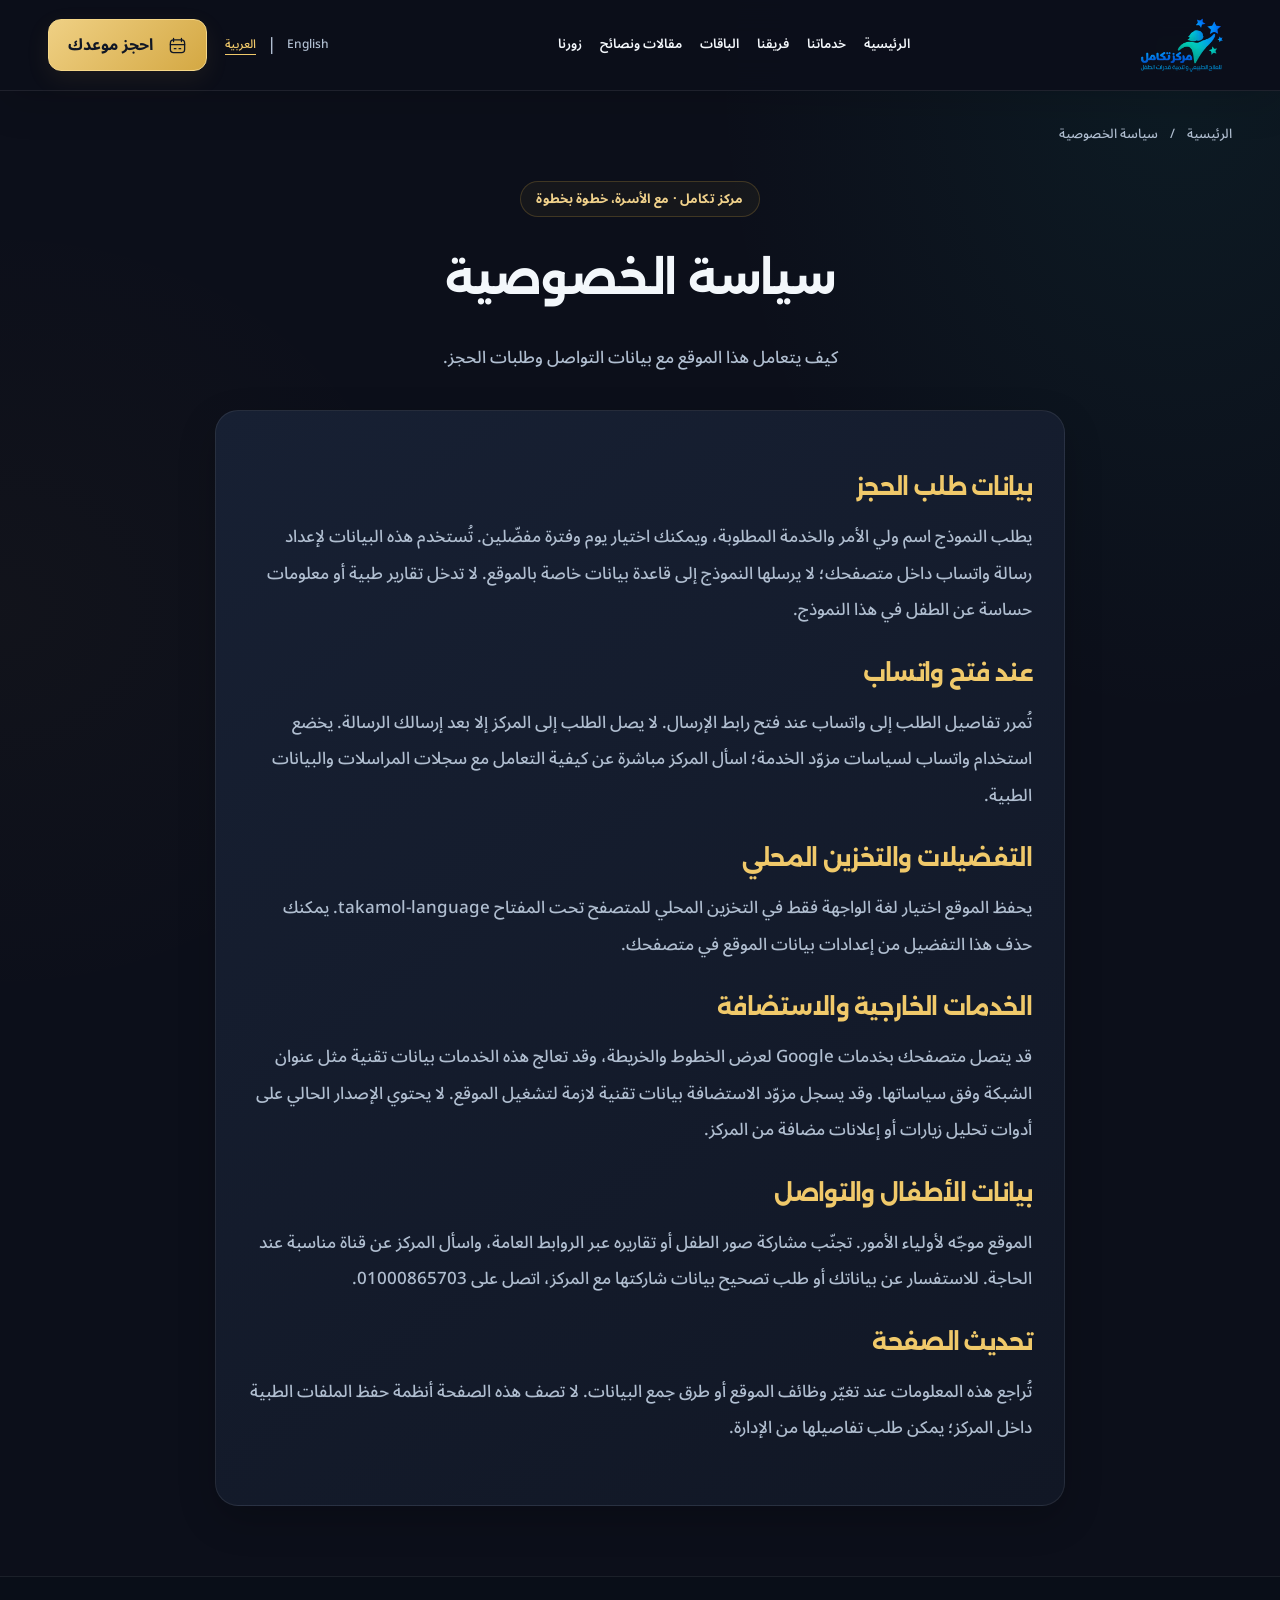
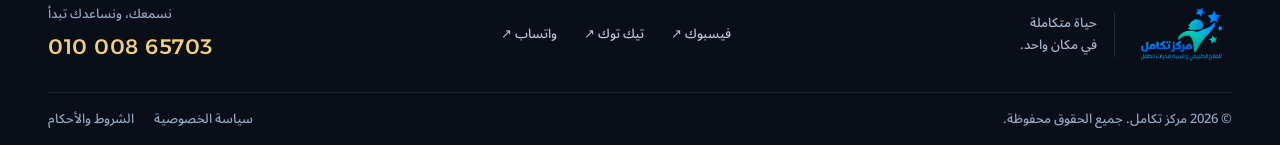
<file: privacy.html>
<!doctype html>
<html lang="ar" dir="rtl">
<head>
  <meta charset="UTF-8">
  <meta name="viewport" content="width=device-width, initial-scale=1">
  <meta name="theme-color" content="#0c0f1a">
  <meta name="keywords" content="علاج طبيعي أطفال دمنهور، مركز تكامل، تخاطب، تأهيل أطفال، تنمية مهارات">
  <meta name="description" content="كيف يتعامل هذا الموقع مع بيانات التواصل وطلبات الحجز.">
  <title>سياسة الخصوصية | مركز تكامل</title>
  <link rel="icon" href="favicon.ico" sizes="any">
  <link rel="icon" href="assets/images/favicon-32.png" type="image/png" sizes="32x32">
  <link rel="icon" href="assets/images/favicon-192.png" type="image/png" sizes="192x192">
  <link rel="apple-touch-icon" href="assets/images/apple-touch-icon.png" sizes="180x180">
  <meta property="og:type" content="website">
  <meta property="og:locale" content="ar_EG">
  <meta property="og:site_name" content="مركز تكامل للعلاج الطبيعي وتأهيل الأطفال">
  <meta property="og:title" content="سياسة الخصوصية | مركز تكامل">
  <meta property="og:description" content="كيف يتعامل هذا الموقع مع بيانات التواصل وطلبات الحجز.">
  <!-- Before publishing, set an absolute public image URL using scripts/set-public-url.cjs. -->
  <meta property="og:image" content="assets/images/hero.jpeg">
  <meta property="og:image:type" content="image/jpeg">
  <meta property="og:image:width" content="1195">
  <meta property="og:image:height" content="896">
  <meta property="og:image:alt" content="استقبال مركز تكامل للعلاج الطبيعي وتأهيل الأطفال في دمنهور">
  <meta name="twitter:card" content="summary_large_image">
  <meta name="twitter:title" content="سياسة الخصوصية | مركز تكامل">
  <meta name="twitter:description" content="كيف يتعامل هذا الموقع مع بيانات التواصل وطلبات الحجز.">
  <meta name="twitter:image" content="assets/images/hero.jpeg">
  <meta name="twitter:image:alt" content="استقبال مركز تكامل في دمنهور">
  <link rel="preconnect" href="https://fonts.googleapis.com">
  <link rel="preconnect" href="https://fonts.gstatic.com" crossorigin>
  <link href="https://fonts.googleapis.com/css2?family=Alexandria:wght@400;500;600;700;800&family=Noto+Sans+Arabic:wght@400;500;600;700&display=swap" rel="stylesheet">
  <link rel="stylesheet" href="assets/css/style.css">
  <link rel="stylesheet" href="assets/css/theme.css">
  <script src="assets/js/translations.js" defer></script>
  <script src="assets/js/i18n.js" defer></script>
  <script src="assets/js/script.js" defer></script>
</head>
<body>
  <a class="skip-link" href="#main">انتقل إلى المحتوى</a>
  <svg class="icon-library" xmlns="http://www.w3.org/2000/svg" aria-hidden="true"><defs>
    <symbol id="i-arrow" viewBox="0 0 24 24"><path d="M19 12H5m6-6-6 6 6 6"/></symbol>
    <symbol id="i-phone" viewBox="0 0 24 24"><path d="m8 3 3 5-3 3a15 15 0 0 0 5 5l3-3 5 3c-1 7-6 6-12 1S1 5 8 3Z"/></symbol>
    <symbol id="i-pin" viewBox="0 0 24 24"><path d="M20 10c0 6-8 12-8 12S4 16 4 10a8 8 0 1 1 16 0Z"/><circle cx="12" cy="10" r="2.5"/></symbol>
    <symbol id="i-calendar" viewBox="0 0 24 24"><rect x="3" y="5" width="18" height="16" rx="4"/><path d="M7 3v4m10-4v4M3 11h18m-13 5h2m4 0h2"/></symbol>
    <symbol id="i-check" viewBox="0 0 24 24"><path d="m5 12 4 4L19 6"/></symbol>
    <symbol id="i-star" viewBox="0 0 24 24"><path d="m12 2 2.8 6.7L22 12l-7.2 2.8L12 22l-2.8-7.2L2 12l7.2-3.3Z"/></symbol>
    <symbol id="i-heart" viewBox="0 0 24 24"><path d="M20 5c-3-3-6-1-8 1-2-2-5-4-8-1-5 5 3 11 8 15 5-4 13-10 8-15Z"/></symbol>
    <symbol id="i-move" viewBox="0 0 24 24"><circle cx="14" cy="4" r="2"/><path d="m7 10 5-3 4 5 4 1m-8-6-2 7 5 3 1 5m-6-8-4 7"/></symbol>
    <symbol id="i-wave" viewBox="0 0 24 24"><path d="M2 9q3-5 6 0t6 0 8 0M2 15q3-5 6 0t6 0 8 0M2 21q3-5 6 0t6 0 8 0"/></symbol>
    <symbol id="i-chat" viewBox="0 0 24 24"><path d="M21 11a9 9 0 0 1-13 8l-5 2 1-5a9 9 0 1 1 17-5Z"/><path d="M8 10h8m-8 4h5"/></symbol>
    <symbol id="i-puzzle" viewBox="0 0 24 24"><path d="M3 4h6c-2-4 8-4 6 0h6v6c-4-2-4 6 0 4v7h-6c2-4-6-4-4 0H3v-7c4 2 4-6 0-4Z"/></symbol>
    <symbol id="i-book" viewBox="0 0 24 24"><path d="M12 5v16M3 3c3-1 6 0 9 2 3-2 6-3 9-2v16c-3-1-6 0-9 2-3-2-6-3-9-2Z"/></symbol>
    <symbol id="i-smile" viewBox="0 0 24 24"><circle cx="12" cy="12" r="9"/><path d="M8 9h.01M16 9h.01M8 14q4 5 8 0"/></symbol>
    <symbol id="i-clock" viewBox="0 0 24 24"><circle cx="12" cy="12" r="9"/><path d="M12 7v5l3 2"/></symbol>
    <symbol id="i-close" viewBox="0 0 24 24"><path d="m6 6 12 12M6 18 18 6"/></symbol>

    <!-- Reusable, decorative-only rounded doodles. No text or interaction. -->
    <symbol id="d-cloud" viewBox="0 0 80 60"><path d="M19 42C7 43 7 26 19 25c-1-16 23-21 29-6 14-6 26 11 16 20-3 3-8 4-14 3Z"/><path d="m25 51 3 2m13-1 3 2m12-5 2 2" stroke-dasharray="1 6"/></symbol>
    <symbol id="d-kite" viewBox="0 0 80 110"><path d="m36 8 25 20-13 34L19 43Z"/><path d="m36 8 12 54M19 43l42-15M48 62c-20 12 10 19-2 29-4 4-10 4-15 11"/><path d="m42 73-8-3 3 9 5-6 8 5-1-9Z"/><path d="m11 13-4-2m56 1 4-4" opacity=".5"/></symbol>
    <symbol id="d-planet" viewBox="0 0 80 80"><circle cx="40" cy="39" r="21"/><ellipse cx="40" cy="42" rx="34" ry="10" transform="rotate(-22 40 42)"/><circle cx="34" cy="30" r="3"/><path d="m65 9 1 4m-3-2 5-1"/></symbol>
    <symbol id="d-blocks" viewBox="0 0 80 70"><rect x="9" y="34" width="25" height="25" rx="5" transform="rotate(-6 21 46)"/><rect x="40" y="36" width="25" height="25" rx="5" transform="rotate(5 52 48)"/><path d="m28 27 8-19 14 16c1 2-1 4-3 4l-16 2q-5 0-3-3Z"/><circle cx="21" cy="46" r="5"/><path d="m47 44 10 10m0-10-10 10"/></symbol>
    <symbol id="d-physio" viewBox="0 0 80 60"><ellipse cx="24" cy="34" rx="6" ry="11" transform="rotate(25 24 34)"/><ellipse cx="46" cy="21" rx="6" ry="11" transform="rotate(25 46 21)"/><path d="M10 49c17 8 33 2 40-9s12-9 23-8" stroke-dasharray="1 6"/></symbol>
    <symbol id="d-speech" viewBox="0 0 80 60"><path d="M8 15q0-6 7-6h23q7 0 7 7v12q0 7-7 7H24l-10 8 2-8q-8 0-8-7Z"/><path d="M47 24h14q8 0 8 8v10q0 7-7 7h-3l1 7-10-7h-9q-7 0-7-7"/><path d="M18 22h1m9 0h1m9 0h1" stroke-width="3.5"/></symbol>
    <symbol id="d-sensory" viewBox="0 0 80 60"><path d="m13 18 12-3c-7-11 9-15 8-2l12-3 4 12c11-8 15 10 2 8l4 13-13 4c7 10-9 15-8 2l-13 3-3-12C5 48 1 32 16 32Z"/><circle cx="66" cy="15" r="5"/><path d="m62 39 7-4 2 8Z"/></symbol>
    <symbol id="d-water" viewBox="0 0 80 60"><circle cx="24" cy="16" r="7"/><circle cx="49" cy="25" r="5"/><circle cx="60" cy="10" r="3"/><path d="M7 40q8-9 16 0t16 0 16 0 16 0M13 51q8-8 16 0t16 0 16 0"/></symbol>
    <symbol id="d-feeding" viewBox="0 0 80 60"><path d="M20 30c-14-6-4-27 5-20 9 7 4 18-1 20l-2 22q-2 4-5 0Z"/><path d="M41 33h31c-1 14-27 17-31 0Zm5 14h20"/><path d="M48 24c-6-6 5-7 1-13m11 12c-5-5 5-7 1-12" opacity=".65"/></symbol>
    <symbol id="d-journey" viewBox="0 0 240 65"><path d="M8 48c28-41 52 23 87-4 36-29 42-18 61-8s35 12 70-22" stroke-dasharray="1 8"/><path d="m213 15 15-4-3 16"/></symbol>
    <symbol id="d-bear" viewBox="0 0 80 75"><path d="M19 28C-1 17 18 0 27 19c8-4 18-4 26 0C65 0 81 20 61 29c16 26 0 42-21 42S3 54 19 28Z" fill="var(--raised)"/><circle cx="28" cy="41" r="2" fill="currentColor" stroke="none"/><circle cx="51" cy="41" r="2" fill="currentColor" stroke="none"/><path d="M35 49q5-5 10 0l-5 4Zm5 4v3m-7 0q7 6 14 0"/><path d="m11 62 4-4m50 1 4 4"/></symbol>
  <symbol id="service-icon-physio" viewBox="0 0 44 44"><circle cx="20" cy="8" r="4" fill="#f0cc7c"/><path d="m9 20 10-7 6 8 7 2M19 14l-4 12 8 6 1 9M15 26 8 38" stroke="#71c7ff" stroke-width="4"/><path d="M30 9h7m-3-3v6" stroke="#63e0c7"/></symbol><symbol id="service-icon-speech" viewBox="0 0 44 44"><path d="M5 8h26v20H16l-8 7v-7H5Z" fill="#63e0c7" fill-opacity=".25" stroke="#63e0c7"/><path d="M25 20h14v16h-4v6l-8-6h-7" stroke="#f0cc7c"/><circle cx="12" cy="18" r="2" fill="#63e0c7"/><circle cx="19" cy="18" r="2" fill="#63e0c7"/><circle cx="26" cy="18" r="2" fill="#63e0c7"/></symbol><symbol id="service-icon-sensory" viewBox="0 0 44 44"><path d="M6 9h10c-3-9 12-9 9 0h10v10c9-3 9 12 0 9v10H25c3-9-12-9-9 0H6V28c9 3 9-12 0-9Z" fill="#c8b0f7" fill-opacity=".25" stroke="#c8b0f7"/><circle cx="20" cy="23" r="5" fill="#f0cc7c" stroke="none"/></symbol><symbol id="service-icon-water" viewBox="0 0 44 44"><path d="M22 4C18 11 9 17 9 25a13 13 0 0 0 26 0C35 17 26 11 22 4Z" fill="#76daf0" fill-opacity=".3" stroke="#76daf0"/><path d="M4 37q5-5 10 0t10 0 10 0 8 0M15 25q0 7 7 7" stroke="#63e0c7"/></symbol><symbol id="service-icon-learning" viewBox="0 0 44 44"><path d="M22 12Q12 5 4 9v27q9-4 18 3 9-7 18-3V9q-9-4-18 3Z" fill="#f0cc7c" fill-opacity=".2" stroke="#f0cc7c"/><path d="M22 12v27M9 17l7 2m-7 5 7 2m12-8 7-2m-7 9 7-2" stroke="#63e0c7"/></symbol><symbol id="service-icon-feeding" viewBox="0 0 44 44"><circle cx="19" cy="17" r="11" fill="#f2b1bb" fill-opacity=".2" stroke="#f2b1bb"/><path d="M13 20q6 6 12 0M7 40v-5q12-10 24 0v5M37 20v19" stroke="#f2b1bb"/><ellipse cx="37" cy="13" rx="4" ry="7" fill="#f0cc7c" stroke="none"/><circle cx="15" cy="15" r="1.5" fill="#f0cc7c"/><circle cx="23" cy="15" r="1.5" fill="#f0cc7c"/></symbol></defs></svg>

  <header class="site-header">
    <div class="container header-inner">
      <a class="brand" href="index.html#home" aria-label="تكامل، الرئيسية"><img src="assets/images/logo.webp" alt="شعار مركز تكامل" width="94" height="63"><span class="brand-divider"></span><span class="brand-caption">العلاج الطبيعي<br>وتأهيل الأطفال</span></a>
      <nav class="desktop-nav" aria-label="القائمة الرئيسية"><a href="index.html#home" data-i18n="home">الرئيسية</a><a href="index.html#services" data-i18n="services">خدماتنا</a><a href="index.html#team" data-i18n="team">فريقنا</a><a href="packages.html" data-i18n="packages">الباقات</a><a href="index.html#articles" data-i18n="articles">مقالات ونصائح</a><a href="index.html#visit" data-i18n="visit">زورنا</a></nav>
      <div class="header-actions"><div class="language-switch" role="group" aria-label="لغة الواجهة / Interface language"><button type="button" data-language="ar" lang="ar" aria-pressed="true">العربية</button><span aria-hidden="true">|</span><button type="button" data-language="en" lang="en" aria-pressed="false">English</button></div><button class="btn btn-primary btn-small" data-book><svg><use href="#i-calendar"/></svg><span data-i18n="book">احجز موعدك</span></button></div>
    </div>
  <nav class="mobile-extra-nav" aria-label="صفحات المركز"><a href="packages.html" data-i18n="packages">الباقات</a><a href="index.html#articles" data-i18n="articles">مقالات ونصائح</a><a href="index.html#team" data-i18n="team">فريقنا</a></nav></header>

  <main id="main" class="content-page container" lang="ar" dir="rtl"><nav class="breadcrumbs" aria-label="مسار الصفحة"><a href="index.html">الرئيسية</a><span aria-hidden="true">/</span><span>سياسة الخصوصية</span></nav><header class="page-intro"><span class="eyebrow">مركز تكامل · مع الأسرة، خطوة بخطوة</span><h1>سياسة الخصوصية</h1><p>كيف يتعامل هذا الموقع مع بيانات التواصل وطلبات الحجز.</p></header><div class="prose-panel"><section><h2>بيانات طلب الحجز</h2><p>يطلب النموذج اسم ولي الأمر والخدمة المطلوبة، ويمكنك اختيار يوم وفترة مفضّلين. تُستخدم هذه البيانات لإعداد رسالة واتساب داخل متصفحك؛ لا يرسلها النموذج إلى قاعدة بيانات خاصة بالموقع. لا تدخل تقارير طبية أو معلومات حساسة عن الطفل في هذا النموذج.</p></section><section><h2>عند فتح واتساب</h2><p>تُمرر تفاصيل الطلب إلى واتساب عند فتح رابط الإرسال. لا يصل الطلب إلى المركز إلا بعد إرسالك الرسالة. يخضع استخدام واتساب لسياسات مزوّد الخدمة؛ اسأل المركز مباشرة عن كيفية التعامل مع سجلات المراسلات والبيانات الطبية.</p></section><section><h2>التفضيلات والتخزين المحلي</h2><p>يحفظ الموقع اختيار لغة الواجهة فقط في التخزين المحلي للمتصفح تحت المفتاح takamol-language. يمكنك حذف هذا التفضيل من إعدادات بيانات الموقع في متصفحك.</p></section><section><h2>الخدمات الخارجية والاستضافة</h2><p>قد يتصل متصفحك بخدمات Google لعرض الخطوط والخريطة، وقد تعالج هذه الخدمات بيانات تقنية مثل عنوان الشبكة وفق سياساتها. وقد يسجل مزوّد الاستضافة بيانات تقنية لازمة لتشغيل الموقع. لا يحتوي الإصدار الحالي على أدوات تحليل زيارات أو إعلانات مضافة من المركز.</p></section><section><h2>بيانات الأطفال والتواصل</h2><p>الموقع موجّه لأولياء الأمور. تجنّب مشاركة صور الطفل أو تقاريره عبر الروابط العامة، واسأل المركز عن قناة مناسبة عند الحاجة. للاستفسار عن بياناتك أو طلب تصحيح بيانات شاركتها مع المركز، اتصل على 01000865703.</p></section><section><h2>تحديث الصفحة</h2><p>تُراجع هذه المعلومات عند تغيّر وظائف الموقع أو طرق جمع البيانات. لا تصف هذه الصفحة أنظمة حفظ الملفات الطبية داخل المركز؛ يمكن طلب تفاصيلها من الإدارة.</p></section></div></main><footer class="site-footer"><div class="container footer-top"><a class="brand" href="index.html#home"><img src="assets/images/logo.webp" width="100" height="67" alt="مركز تكامل"><span class="footer-slogan">حياة متكاملة<br>في مكان واحد.</span></a><div class="footer-social"><a href="https://www.facebook.com/profile.php?id=100064172256756" target="_blank" rel="noopener noreferrer">فيسبوك ↗</a><a href="https://tiktok.com/@drminareda" target="_blank" rel="noopener noreferrer">تيك توك ↗</a><a href="https://wa.me/201068681114" target="_blank" rel="noopener noreferrer">واتساب ↗</a></div><a class="footer-phone" href="tel:01000865703"><small>نسمعك، ونساعدك تبدأ</small><strong dir="ltr">010 008 65703</strong></a></div><div class="container footer-bottom"><span>© <span id="year">2026</span> مركز تكامل. جميع الحقوق محفوظة.</span><span class="footer-legal"><a href="privacy.html" data-i18n="privacy">سياسة الخصوصية</a><a href="terms.html" data-i18n="terms">الشروط والأحكام</a></span></div></footer><nav class="mobile-dock" aria-label="الوصول السريع"><a href="index.html#home" class="dock-item"><svg><use href="#i-heart"/></svg><span>الرئيسية</span></a><a href="index.html#services" class="dock-item"><svg><use href="#i-puzzle"/></svg><span>الخدمات</span></a><button class="dock-book" data-book><svg><use href="#i-calendar"/></svg>احجز موعدك</button><a href="index.html#visit" class="dock-item"><svg><use href="#i-pin"/></svg><span>الموقع</span></a><a href="tel:01000865703" class="dock-item"><svg><use href="#i-phone"/></svg><span>اتصل</span></a></nav><dialog lang="ar" dir="rtl" id="booking-dialog" aria-labelledby="booking-title"><div class="dialog-shell"><button class="close-dialog" aria-label="إغلاق"><svg><use href="#i-close"/></svg></button><span class="eyebrow">خطوة صغيرة، نبدأها معًا</span><h2 id="booking-title">نرتّب أول زيارة؟</h2><div class="booking-progress" aria-label="خطوات طلب الموعد"><span class="current" id="progress-one">١. تفاصيل الزيارة</span><i></i><span id="progress-two">٢. راجع وأرسل</span></div><form id="booking-form"><label for="parent-name">اسم ولي الأمر <span>*</span></label><input id="parent-name" name="parent" autocomplete="name" placeholder="الاسم الذي تحب أن نناديك به" required maxlength="70"><label for="child-age">سن الطفل <span>*</span></label><input id="child-age" name="childAge" placeholder="مثال: 4 سنوات أو 8 شهور" required maxlength="60" autocomplete="off"><label for="booking-location">المدينة / مكان الإقامة <span>*</span></label><select id="booking-location" name="location" required><option value="" disabled selected hidden>اختر المدينة</option><option>دمنهور</option><option>بجانب دمنهور</option><option>الإسكندرية</option><option>القاهرة</option><option>محافظات أخرى</option><option>خارج مصر</option></select><div id="governorate-field" hidden><label for="other-governorate">المحافظة / المدينة <span>*</span></label><input id="other-governorate" name="otherGovernorate" placeholder="اكتب اسم المحافظة أو المدينة" maxlength="60" autocomplete="off"></div><div id="country-field" hidden><label for="outside-country">من أي دولة؟ <span>*</span></label><input id="outside-country" name="country" placeholder="اكتب اسم الدولة" maxlength="60" autocomplete="off"></div><label for="booking-service">الخدمة المطلوبة <span>*</span></label><select id="booking-service" name="service" required><option value="تقييم أولي / أحتاج مساعدة في الاختيار">تقييم أولي / أحتاج مساعدة في الاختيار</option></select><div class="form-columns"><div><label for="preferred-date">يوم مفضّل <small>اختياري</small></label><input id="preferred-date" name="date" type="date"></div><div><label for="preferred-period">الفترة المفضّلة</label><select id="preferred-period" name="period"><option value="أي وقت مناسب">أي وقت مناسب</option><option>صباحًا</option><option>مساءً</option></select></div></div><p class="form-note"><svg><use href="#i-chat"/></svg>هنجهّز رسالة واتساب بالتفاصيل. الموعد يتأكد بعد رد المركز.</p><button class="btn btn-primary full-width" type="submit">مراجعة طلب الموعد <svg><use href="#i-arrow"/></svg></button><p class="privacy-note">بياناتك لا تُحفظ في الموقع. تُشارك مع المركز عند إرسالك الرسالة عبر واتساب.</p></form><div id="booking-review" hidden><div class="review-card" id="review-summary"></div><p class="form-note">راجع التفاصيل، ثم افتح واتساب واضغط إرسال لإتمام طلبك. الموعد المفضّل ليس حجزًا مؤكدًا.</p><a class="btn btn-primary full-width" id="whatsapp-send" target="_blank" rel="noopener noreferrer">افتح واتساب لإرسال الطلب <svg><use href="#i-arrow"/></svg></a><button class="text-button review-back" id="review-back">تعديل التفاصيل</button></div><a class="booking-phone" href="tel:01000865703">تفضّل المكالمة؟ <span dir="ltr">010 008 65703</span></a></div></dialog><div class="toast" id="toast" role="status"></div><noscript><p class="container">للحجز اتصل على <a href="tel:01000865703">01000865703</a>.</p></noscript></body></html>
</file>
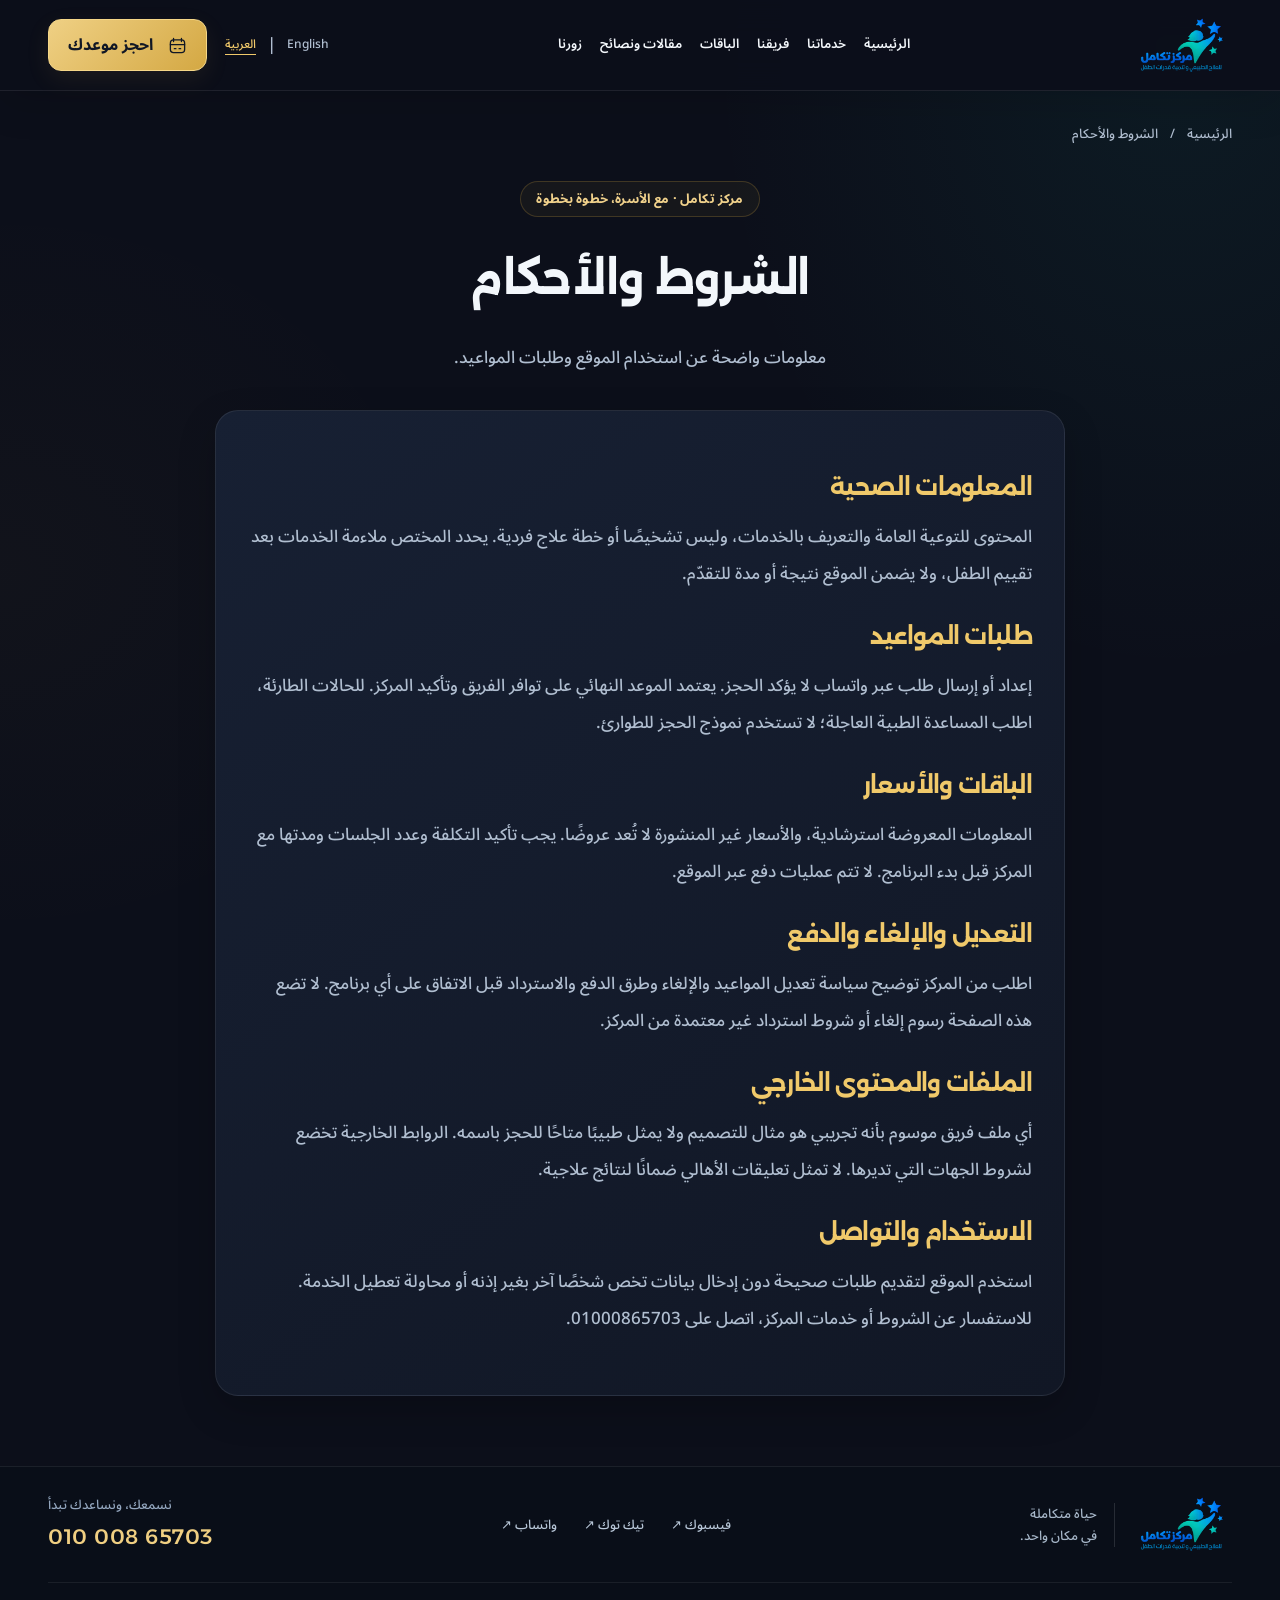
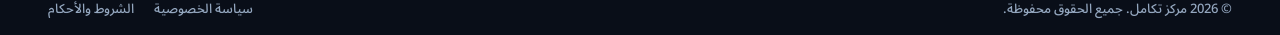
<file: terms.html>
<!doctype html>
<html lang="ar" dir="rtl">
<head>
  <meta charset="UTF-8">
  <meta name="viewport" content="width=device-width, initial-scale=1">
  <meta name="theme-color" content="#0c0f1a">
  <meta name="keywords" content="علاج طبيعي أطفال دمنهور، مركز تكامل، تخاطب، تأهيل أطفال، تنمية مهارات">
  <meta name="description" content="معلومات واضحة عن استخدام الموقع وطلبات المواعيد.">
  <title>الشروط والأحكام | مركز تكامل</title>
  <link rel="icon" href="favicon.ico" sizes="any">
  <link rel="icon" href="assets/images/favicon-32.png" type="image/png" sizes="32x32">
  <link rel="icon" href="assets/images/favicon-192.png" type="image/png" sizes="192x192">
  <link rel="apple-touch-icon" href="assets/images/apple-touch-icon.png" sizes="180x180">
  <meta property="og:type" content="website">
  <meta property="og:locale" content="ar_EG">
  <meta property="og:site_name" content="مركز تكامل للعلاج الطبيعي وتأهيل الأطفال">
  <meta property="og:title" content="الشروط والأحكام | مركز تكامل">
  <meta property="og:description" content="معلومات واضحة عن استخدام الموقع وطلبات المواعيد.">
  <!-- Before publishing, set an absolute public image URL using scripts/set-public-url.cjs. -->
  <meta property="og:image" content="assets/images/hero.jpeg">
  <meta property="og:image:type" content="image/jpeg">
  <meta property="og:image:width" content="1195">
  <meta property="og:image:height" content="896">
  <meta property="og:image:alt" content="استقبال مركز تكامل للعلاج الطبيعي وتأهيل الأطفال في دمنهور">
  <meta name="twitter:card" content="summary_large_image">
  <meta name="twitter:title" content="الشروط والأحكام | مركز تكامل">
  <meta name="twitter:description" content="معلومات واضحة عن استخدام الموقع وطلبات المواعيد.">
  <meta name="twitter:image" content="assets/images/hero.jpeg">
  <meta name="twitter:image:alt" content="استقبال مركز تكامل في دمنهور">
  <link rel="preconnect" href="https://fonts.googleapis.com">
  <link rel="preconnect" href="https://fonts.gstatic.com" crossorigin>
  <link href="https://fonts.googleapis.com/css2?family=Alexandria:wght@400;500;600;700;800&family=Noto+Sans+Arabic:wght@400;500;600;700&display=swap" rel="stylesheet">
  <link rel="stylesheet" href="assets/css/style.css">
  <link rel="stylesheet" href="assets/css/theme.css">
  <script src="assets/js/translations.js" defer></script>
  <script src="assets/js/i18n.js" defer></script>
  <script src="assets/js/script.js" defer></script>
</head>
<body>
  <a class="skip-link" href="#main">انتقل إلى المحتوى</a>
  <svg class="icon-library" xmlns="http://www.w3.org/2000/svg" aria-hidden="true"><defs>
    <symbol id="i-arrow" viewBox="0 0 24 24"><path d="M19 12H5m6-6-6 6 6 6"/></symbol>
    <symbol id="i-phone" viewBox="0 0 24 24"><path d="m8 3 3 5-3 3a15 15 0 0 0 5 5l3-3 5 3c-1 7-6 6-12 1S1 5 8 3Z"/></symbol>
    <symbol id="i-pin" viewBox="0 0 24 24"><path d="M20 10c0 6-8 12-8 12S4 16 4 10a8 8 0 1 1 16 0Z"/><circle cx="12" cy="10" r="2.5"/></symbol>
    <symbol id="i-calendar" viewBox="0 0 24 24"><rect x="3" y="5" width="18" height="16" rx="4"/><path d="M7 3v4m10-4v4M3 11h18m-13 5h2m4 0h2"/></symbol>
    <symbol id="i-check" viewBox="0 0 24 24"><path d="m5 12 4 4L19 6"/></symbol>
    <symbol id="i-star" viewBox="0 0 24 24"><path d="m12 2 2.8 6.7L22 12l-7.2 2.8L12 22l-2.8-7.2L2 12l7.2-3.3Z"/></symbol>
    <symbol id="i-heart" viewBox="0 0 24 24"><path d="M20 5c-3-3-6-1-8 1-2-2-5-4-8-1-5 5 3 11 8 15 5-4 13-10 8-15Z"/></symbol>
    <symbol id="i-move" viewBox="0 0 24 24"><circle cx="14" cy="4" r="2"/><path d="m7 10 5-3 4 5 4 1m-8-6-2 7 5 3 1 5m-6-8-4 7"/></symbol>
    <symbol id="i-wave" viewBox="0 0 24 24"><path d="M2 9q3-5 6 0t6 0 8 0M2 15q3-5 6 0t6 0 8 0M2 21q3-5 6 0t6 0 8 0"/></symbol>
    <symbol id="i-chat" viewBox="0 0 24 24"><path d="M21 11a9 9 0 0 1-13 8l-5 2 1-5a9 9 0 1 1 17-5Z"/><path d="M8 10h8m-8 4h5"/></symbol>
    <symbol id="i-puzzle" viewBox="0 0 24 24"><path d="M3 4h6c-2-4 8-4 6 0h6v6c-4-2-4 6 0 4v7h-6c2-4-6-4-4 0H3v-7c4 2 4-6 0-4Z"/></symbol>
    <symbol id="i-book" viewBox="0 0 24 24"><path d="M12 5v16M3 3c3-1 6 0 9 2 3-2 6-3 9-2v16c-3-1-6 0-9 2-3-2-6-3-9-2Z"/></symbol>
    <symbol id="i-smile" viewBox="0 0 24 24"><circle cx="12" cy="12" r="9"/><path d="M8 9h.01M16 9h.01M8 14q4 5 8 0"/></symbol>
    <symbol id="i-clock" viewBox="0 0 24 24"><circle cx="12" cy="12" r="9"/><path d="M12 7v5l3 2"/></symbol>
    <symbol id="i-close" viewBox="0 0 24 24"><path d="m6 6 12 12M6 18 18 6"/></symbol>

    <!-- Reusable, decorative-only rounded doodles. No text or interaction. -->
    <symbol id="d-cloud" viewBox="0 0 80 60"><path d="M19 42C7 43 7 26 19 25c-1-16 23-21 29-6 14-6 26 11 16 20-3 3-8 4-14 3Z"/><path d="m25 51 3 2m13-1 3 2m12-5 2 2" stroke-dasharray="1 6"/></symbol>
    <symbol id="d-kite" viewBox="0 0 80 110"><path d="m36 8 25 20-13 34L19 43Z"/><path d="m36 8 12 54M19 43l42-15M48 62c-20 12 10 19-2 29-4 4-10 4-15 11"/><path d="m42 73-8-3 3 9 5-6 8 5-1-9Z"/><path d="m11 13-4-2m56 1 4-4" opacity=".5"/></symbol>
    <symbol id="d-planet" viewBox="0 0 80 80"><circle cx="40" cy="39" r="21"/><ellipse cx="40" cy="42" rx="34" ry="10" transform="rotate(-22 40 42)"/><circle cx="34" cy="30" r="3"/><path d="m65 9 1 4m-3-2 5-1"/></symbol>
    <symbol id="d-blocks" viewBox="0 0 80 70"><rect x="9" y="34" width="25" height="25" rx="5" transform="rotate(-6 21 46)"/><rect x="40" y="36" width="25" height="25" rx="5" transform="rotate(5 52 48)"/><path d="m28 27 8-19 14 16c1 2-1 4-3 4l-16 2q-5 0-3-3Z"/><circle cx="21" cy="46" r="5"/><path d="m47 44 10 10m0-10-10 10"/></symbol>
    <symbol id="d-physio" viewBox="0 0 80 60"><ellipse cx="24" cy="34" rx="6" ry="11" transform="rotate(25 24 34)"/><ellipse cx="46" cy="21" rx="6" ry="11" transform="rotate(25 46 21)"/><path d="M10 49c17 8 33 2 40-9s12-9 23-8" stroke-dasharray="1 6"/></symbol>
    <symbol id="d-speech" viewBox="0 0 80 60"><path d="M8 15q0-6 7-6h23q7 0 7 7v12q0 7-7 7H24l-10 8 2-8q-8 0-8-7Z"/><path d="M47 24h14q8 0 8 8v10q0 7-7 7h-3l1 7-10-7h-9q-7 0-7-7"/><path d="M18 22h1m9 0h1m9 0h1" stroke-width="3.5"/></symbol>
    <symbol id="d-sensory" viewBox="0 0 80 60"><path d="m13 18 12-3c-7-11 9-15 8-2l12-3 4 12c11-8 15 10 2 8l4 13-13 4c7 10-9 15-8 2l-13 3-3-12C5 48 1 32 16 32Z"/><circle cx="66" cy="15" r="5"/><path d="m62 39 7-4 2 8Z"/></symbol>
    <symbol id="d-water" viewBox="0 0 80 60"><circle cx="24" cy="16" r="7"/><circle cx="49" cy="25" r="5"/><circle cx="60" cy="10" r="3"/><path d="M7 40q8-9 16 0t16 0 16 0 16 0M13 51q8-8 16 0t16 0 16 0"/></symbol>
    <symbol id="d-feeding" viewBox="0 0 80 60"><path d="M20 30c-14-6-4-27 5-20 9 7 4 18-1 20l-2 22q-2 4-5 0Z"/><path d="M41 33h31c-1 14-27 17-31 0Zm5 14h20"/><path d="M48 24c-6-6 5-7 1-13m11 12c-5-5 5-7 1-12" opacity=".65"/></symbol>
    <symbol id="d-journey" viewBox="0 0 240 65"><path d="M8 48c28-41 52 23 87-4 36-29 42-18 61-8s35 12 70-22" stroke-dasharray="1 8"/><path d="m213 15 15-4-3 16"/></symbol>
    <symbol id="d-bear" viewBox="0 0 80 75"><path d="M19 28C-1 17 18 0 27 19c8-4 18-4 26 0C65 0 81 20 61 29c16 26 0 42-21 42S3 54 19 28Z" fill="var(--raised)"/><circle cx="28" cy="41" r="2" fill="currentColor" stroke="none"/><circle cx="51" cy="41" r="2" fill="currentColor" stroke="none"/><path d="M35 49q5-5 10 0l-5 4Zm5 4v3m-7 0q7 6 14 0"/><path d="m11 62 4-4m50 1 4 4"/></symbol>
  <symbol id="service-icon-physio" viewBox="0 0 44 44"><circle cx="20" cy="8" r="4" fill="#f0cc7c"/><path d="m9 20 10-7 6 8 7 2M19 14l-4 12 8 6 1 9M15 26 8 38" stroke="#71c7ff" stroke-width="4"/><path d="M30 9h7m-3-3v6" stroke="#63e0c7"/></symbol><symbol id="service-icon-speech" viewBox="0 0 44 44"><path d="M5 8h26v20H16l-8 7v-7H5Z" fill="#63e0c7" fill-opacity=".25" stroke="#63e0c7"/><path d="M25 20h14v16h-4v6l-8-6h-7" stroke="#f0cc7c"/><circle cx="12" cy="18" r="2" fill="#63e0c7"/><circle cx="19" cy="18" r="2" fill="#63e0c7"/><circle cx="26" cy="18" r="2" fill="#63e0c7"/></symbol><symbol id="service-icon-sensory" viewBox="0 0 44 44"><path d="M6 9h10c-3-9 12-9 9 0h10v10c9-3 9 12 0 9v10H25c3-9-12-9-9 0H6V28c9 3 9-12 0-9Z" fill="#c8b0f7" fill-opacity=".25" stroke="#c8b0f7"/><circle cx="20" cy="23" r="5" fill="#f0cc7c" stroke="none"/></symbol><symbol id="service-icon-water" viewBox="0 0 44 44"><path d="M22 4C18 11 9 17 9 25a13 13 0 0 0 26 0C35 17 26 11 22 4Z" fill="#76daf0" fill-opacity=".3" stroke="#76daf0"/><path d="M4 37q5-5 10 0t10 0 10 0 8 0M15 25q0 7 7 7" stroke="#63e0c7"/></symbol><symbol id="service-icon-learning" viewBox="0 0 44 44"><path d="M22 12Q12 5 4 9v27q9-4 18 3 9-7 18-3V9q-9-4-18 3Z" fill="#f0cc7c" fill-opacity=".2" stroke="#f0cc7c"/><path d="M22 12v27M9 17l7 2m-7 5 7 2m12-8 7-2m-7 9 7-2" stroke="#63e0c7"/></symbol><symbol id="service-icon-feeding" viewBox="0 0 44 44"><circle cx="19" cy="17" r="11" fill="#f2b1bb" fill-opacity=".2" stroke="#f2b1bb"/><path d="M13 20q6 6 12 0M7 40v-5q12-10 24 0v5M37 20v19" stroke="#f2b1bb"/><ellipse cx="37" cy="13" rx="4" ry="7" fill="#f0cc7c" stroke="none"/><circle cx="15" cy="15" r="1.5" fill="#f0cc7c"/><circle cx="23" cy="15" r="1.5" fill="#f0cc7c"/></symbol></defs></svg>

  <header class="site-header">
    <div class="container header-inner">
      <a class="brand" href="index.html#home" aria-label="تكامل، الرئيسية"><img src="assets/images/logo.webp" alt="شعار مركز تكامل" width="94" height="63"><span class="brand-divider"></span><span class="brand-caption">العلاج الطبيعي<br>وتأهيل الأطفال</span></a>
      <nav class="desktop-nav" aria-label="القائمة الرئيسية"><a href="index.html#home" data-i18n="home">الرئيسية</a><a href="index.html#services" data-i18n="services">خدماتنا</a><a href="index.html#team" data-i18n="team">فريقنا</a><a href="packages.html" data-i18n="packages">الباقات</a><a href="index.html#articles" data-i18n="articles">مقالات ونصائح</a><a href="index.html#visit" data-i18n="visit">زورنا</a></nav>
      <div class="header-actions"><div class="language-switch" role="group" aria-label="لغة الواجهة / Interface language"><button type="button" data-language="ar" lang="ar" aria-pressed="true">العربية</button><span aria-hidden="true">|</span><button type="button" data-language="en" lang="en" aria-pressed="false">English</button></div><button class="btn btn-primary btn-small" data-book><svg><use href="#i-calendar"/></svg><span data-i18n="book">احجز موعدك</span></button></div>
    </div>
  <nav class="mobile-extra-nav" aria-label="صفحات المركز"><a href="packages.html" data-i18n="packages">الباقات</a><a href="index.html#articles" data-i18n="articles">مقالات ونصائح</a><a href="index.html#team" data-i18n="team">فريقنا</a></nav></header>

  <main id="main" class="content-page container" lang="ar" dir="rtl"><nav class="breadcrumbs" aria-label="مسار الصفحة"><a href="index.html">الرئيسية</a><span aria-hidden="true">/</span><span>الشروط والأحكام</span></nav><header class="page-intro"><span class="eyebrow">مركز تكامل · مع الأسرة، خطوة بخطوة</span><h1>الشروط والأحكام</h1><p>معلومات واضحة عن استخدام الموقع وطلبات المواعيد.</p></header><div class="prose-panel"><section><h2>المعلومات الصحية</h2><p>المحتوى للتوعية العامة والتعريف بالخدمات، وليس تشخيصًا أو خطة علاج فردية. يحدد المختص ملاءمة الخدمات بعد تقييم الطفل، ولا يضمن الموقع نتيجة أو مدة للتقدّم.</p></section><section><h2>طلبات المواعيد</h2><p>إعداد أو إرسال طلب عبر واتساب لا يؤكد الحجز. يعتمد الموعد النهائي على توافر الفريق وتأكيد المركز. للحالات الطارئة، اطلب المساعدة الطبية العاجلة؛ لا تستخدم نموذج الحجز للطوارئ.</p></section><section><h2>الباقات والأسعار</h2><p>المعلومات المعروضة استرشادية، والأسعار غير المنشورة لا تُعد عروضًا. يجب تأكيد التكلفة وعدد الجلسات ومدتها مع المركز قبل بدء البرنامج. لا تتم عمليات دفع عبر الموقع.</p></section><section><h2>التعديل والإلغاء والدفع</h2><p>اطلب من المركز توضيح سياسة تعديل المواعيد والإلغاء وطرق الدفع والاسترداد قبل الاتفاق على أي برنامج. لا تضع هذه الصفحة رسوم إلغاء أو شروط استرداد غير معتمدة من المركز.</p></section><section><h2>الملفات والمحتوى الخارجي</h2><p>أي ملف فريق موسوم بأنه تجريبي هو مثال للتصميم ولا يمثل طبيبًا متاحًا للحجز باسمه. الروابط الخارجية تخضع لشروط الجهات التي تديرها. لا تمثل تعليقات الأهالي ضمانًا لنتائج علاجية.</p></section><section><h2>الاستخدام والتواصل</h2><p>استخدم الموقع لتقديم طلبات صحيحة دون إدخال بيانات تخص شخصًا آخر بغير إذنه أو محاولة تعطيل الخدمة. للاستفسار عن الشروط أو خدمات المركز، اتصل على 01000865703.</p></section></div></main><footer class="site-footer"><div class="container footer-top"><a class="brand" href="index.html#home"><img src="assets/images/logo.webp" width="100" height="67" alt="مركز تكامل"><span class="footer-slogan">حياة متكاملة<br>في مكان واحد.</span></a><div class="footer-social"><a href="https://www.facebook.com/profile.php?id=100064172256756" target="_blank" rel="noopener noreferrer">فيسبوك ↗</a><a href="https://tiktok.com/@drminareda" target="_blank" rel="noopener noreferrer">تيك توك ↗</a><a href="https://wa.me/201068681114" target="_blank" rel="noopener noreferrer">واتساب ↗</a></div><a class="footer-phone" href="tel:01000865703"><small>نسمعك، ونساعدك تبدأ</small><strong dir="ltr">010 008 65703</strong></a></div><div class="container footer-bottom"><span>© <span id="year">2026</span> مركز تكامل. جميع الحقوق محفوظة.</span><span class="footer-legal"><a href="privacy.html" data-i18n="privacy">سياسة الخصوصية</a><a href="terms.html" data-i18n="terms">الشروط والأحكام</a></span></div></footer><nav class="mobile-dock" aria-label="الوصول السريع"><a href="index.html#home" class="dock-item"><svg><use href="#i-heart"/></svg><span>الرئيسية</span></a><a href="index.html#services" class="dock-item"><svg><use href="#i-puzzle"/></svg><span>الخدمات</span></a><button class="dock-book" data-book><svg><use href="#i-calendar"/></svg>احجز موعدك</button><a href="index.html#visit" class="dock-item"><svg><use href="#i-pin"/></svg><span>الموقع</span></a><a href="tel:01000865703" class="dock-item"><svg><use href="#i-phone"/></svg><span>اتصل</span></a></nav><dialog lang="ar" dir="rtl" id="booking-dialog" aria-labelledby="booking-title"><div class="dialog-shell"><button class="close-dialog" aria-label="إغلاق"><svg><use href="#i-close"/></svg></button><span class="eyebrow">خطوة صغيرة، نبدأها معًا</span><h2 id="booking-title">نرتّب أول زيارة؟</h2><div class="booking-progress" aria-label="خطوات طلب الموعد"><span class="current" id="progress-one">١. تفاصيل الزيارة</span><i></i><span id="progress-two">٢. راجع وأرسل</span></div><form id="booking-form"><label for="parent-name">اسم ولي الأمر <span>*</span></label><input id="parent-name" name="parent" autocomplete="name" placeholder="الاسم الذي تحب أن نناديك به" required maxlength="70"><label for="child-age">سن الطفل <span>*</span></label><input id="child-age" name="childAge" placeholder="مثال: 4 سنوات أو 8 شهور" required maxlength="60" autocomplete="off"><label for="booking-location">المدينة / مكان الإقامة <span>*</span></label><select id="booking-location" name="location" required><option value="" disabled selected hidden>اختر المدينة</option><option>دمنهور</option><option>بجانب دمنهور</option><option>الإسكندرية</option><option>القاهرة</option><option>محافظات أخرى</option><option>خارج مصر</option></select><div id="governorate-field" hidden><label for="other-governorate">المحافظة / المدينة <span>*</span></label><input id="other-governorate" name="otherGovernorate" placeholder="اكتب اسم المحافظة أو المدينة" maxlength="60" autocomplete="off"></div><div id="country-field" hidden><label for="outside-country">من أي دولة؟ <span>*</span></label><input id="outside-country" name="country" placeholder="اكتب اسم الدولة" maxlength="60" autocomplete="off"></div><label for="booking-service">الخدمة المطلوبة <span>*</span></label><select id="booking-service" name="service" required><option value="تقييم أولي / أحتاج مساعدة في الاختيار">تقييم أولي / أحتاج مساعدة في الاختيار</option></select><div class="form-columns"><div><label for="preferred-date">يوم مفضّل <small>اختياري</small></label><input id="preferred-date" name="date" type="date"></div><div><label for="preferred-period">الفترة المفضّلة</label><select id="preferred-period" name="period"><option value="أي وقت مناسب">أي وقت مناسب</option><option>صباحًا</option><option>مساءً</option></select></div></div><p class="form-note"><svg><use href="#i-chat"/></svg>هنجهّز رسالة واتساب بالتفاصيل. الموعد يتأكد بعد رد المركز.</p><button class="btn btn-primary full-width" type="submit">مراجعة طلب الموعد <svg><use href="#i-arrow"/></svg></button><p class="privacy-note">بياناتك لا تُحفظ في الموقع. تُشارك مع المركز عند إرسالك الرسالة عبر واتساب.</p></form><div id="booking-review" hidden><div class="review-card" id="review-summary"></div><p class="form-note">راجع التفاصيل، ثم افتح واتساب واضغط إرسال لإتمام طلبك. الموعد المفضّل ليس حجزًا مؤكدًا.</p><a class="btn btn-primary full-width" id="whatsapp-send" target="_blank" rel="noopener noreferrer">افتح واتساب لإرسال الطلب <svg><use href="#i-arrow"/></svg></a><button class="text-button review-back" id="review-back">تعديل التفاصيل</button></div><a class="booking-phone" href="tel:01000865703">تفضّل المكالمة؟ <span dir="ltr">010 008 65703</span></a></div></dialog><div class="toast" id="toast" role="status"></div><noscript><p class="container">للحجز اتصل على <a href="tel:01000865703">01000865703</a>.</p></noscript></body></html>
</file>
<file: assets/css/style.css>
:root{--blue:#0963d7;--blue-deep:#064ba7;--teal:#029c98;--ink:#182d44;--muted:#6b7987;--line:#e7edf1;--ice:#f1f7fc;--mint:#ecf8f4;--white:#fff;--radius:24px;--font:'Noto Sans Arabic',sans-serif;--heading:'Alexandria',sans-serif}
*{box-sizing:border-box}html{scroll-behavior:smooth;scroll-padding-top:105px}body{margin:0;background:var(--white);color:var(--ink);font:15px/1.8 var(--font);-webkit-font-smoothing:antialiased}button,input,select{font:inherit}button,a,input,select,summary{-webkit-tap-highlight-color:transparent}button,a{touch-action:manipulation}button{cursor:pointer}a{text-decoration:none;color:inherit}button{color:inherit}button:disabled{cursor:default}svg{width:22px;height:22px;fill:none;stroke:currentColor;stroke-width:1.65;stroke-linecap:round;stroke-linejoin:round;flex-shrink:0}img{max-width:100%;display:block}h1,h2,h3,p{margin:0}h1,h2,h3{font-family:var(--heading);font-weight:600;letter-spacing:-.7px}h2{font-size:27px;line-height:1.6}h3{font-size:24px}button{border:0;background:none}button:focus-visible,a:focus-visible,summary:focus-visible,input:focus-visible,select:focus-visible,[tabindex]:focus-visible{outline:3px solid #03a4a0;outline-offset:4px}button,a{transition:background .2s,transform .2s,color .2s,box-shadow .2s}button:active,.btn:active{transform:translateY(1px)}[hidden]{display:none!important}.container{width:min(1224px,calc(100% - 96px));margin-inline:auto}.icon-library{position:absolute;width:0;height:0;overflow:hidden}.sr-only{position:absolute;width:1px;height:1px;overflow:hidden;clip-path:inset(50%);white-space:nowrap}.skip-link{position:fixed;top:-80px;right:20px;z-index:100;background:var(--blue);color:white;padding:12px}.skip-link:focus{top:10px}
.site-header{position:sticky;top:0;background:rgba(255,255,255,.96);backdrop-filter:blur(16px);border-bottom:1px solid var(--line);z-index:20}.header-inner{height:90px;display:flex;align-items:center;justify-content:space-between;gap:22px}.brand{display:flex;align-items:center;gap:17px}.brand img{object-fit:contain;width:94px;height:63px}.brand-divider{height:30px;width:1px;background:var(--line)}.brand-caption{font-size:10px;line-height:1.9;color:var(--muted)}.desktop-nav{display:flex;gap:31px;align-items:center;height:100%;font-size:13px}.desktop-nav a{height:100%;display:flex;align-items:center;position:relative}.desktop-nav a:hover,.desktop-nav .active{color:var(--blue)}.desktop-nav .active:after{content:'';position:absolute;bottom:20px;right:50%;width:4px;height:4px;border-radius:50%;background:var(--blue)}.header-actions{display:flex;align-items:center;gap:23px}.phone-link{display:flex;align-items:center;gap:8px;font-size:12px;font-weight:600}.phone-link svg{width:17px}.btn{display:inline-flex;align-items:center;justify-content:center;gap:15px;min-height:54px;padding:12px 26px;border-radius:12px;font-weight:600;font-size:13px;border:1px solid transparent;white-space:nowrap}.btn svg{width:19px;height:19px}.btn-primary{background:var(--blue);color:white;box-shadow:0 5px 12px #0963d70b}.btn-primary:hover{background:var(--blue-deep);box-shadow:0 6px 18px #0963d727;transform:translateY(-2px)}.btn-outline{background:white;border-color:#dce4ec}.btn-outline:hover{border-color:var(--blue);color:var(--blue);background:#f8fbff}.btn-small{min-height:44px;padding:8px 19px;font-size:12px}.eyebrow{font-size:11px;font-weight:600;letter-spacing:.15px;color:var(--teal);display:flex;align-items:center;gap:8px}.status-dot{width:7px;height:7px;border-radius:50%;background:var(--teal);box-shadow:0 0 0 4px #029c9810}
.hero{display:grid;grid-template-columns:1fr 1fr;gap:55px;align-items:center;padding-block:52px 38px}.hero-copy{padding:14px 0 14px 10px}.hero h1{position:relative;font-size:clamp(34px,3.7vw,51px);line-height:1.65;margin:19px 0 23px;font-weight:700;letter-spacing:-1.9px}.highlight{color:var(--blue);position:relative;white-space:nowrap}.hand-line{position:absolute;bottom:-9px;right:0;width:95%;height:9px;border-top:3px solid #80d4c5;border-radius:50%;transform:rotate(-2deg)}.heading-star{color:#e9b856;font-size:39px;display:inline-block;margin-right:18px;vertical-align:middle;font-weight:400}.hero-description{font-size:15px;line-height:2.1;color:var(--muted)}.hero-actions{display:flex;gap:11px;margin-top:28px}.hero-note{display:flex;align-items:center;gap:9px;font-size:10px;color:var(--muted);margin-top:24px}.mini-heart{width:26px;height:26px;border-radius:50%;background:#eaf8f3;color:var(--teal);display:grid;place-items:center}.mini-heart svg{width:14px;height:14px}.hero-art{position:relative;background:#eef5f8;border-radius:30px;isolation:isolate;min-width:0;height:437px;overflow:visible}.hero-image{width:100%;height:100%;object-fit:cover;border-radius:30px;mix-blend-mode:multiply}.art-topline{position:absolute;top:24px;right:25px;left:25px;display:flex;align-items:center;justify-content:space-between;font-size:10px;color:#547184;z-index:1}.art-topline svg{width:23px;color:var(--teal)}.floating-note{position:absolute;display:flex;align-items:center;gap:11px;padding:14px 16px;background:#fffffff2;backdrop-filter:blur(10px);border:1px solid white;border-radius:16px;box-shadow:0 13px 35px #2248650e}.note-progress{bottom:56px;right:-25px}.note-icon{width:39px;height:39px;display:grid;place-items:center;background:var(--mint);color:var(--teal);border-radius:11px}.floating-note strong{font-size:11px;font-weight:600;display:block}.floating-note small{display:block;font-size:9px;color:var(--muted)}.note-spark{color:#e3b14a;font-size:22px;margin-right:14px}.art-bottomline{position:absolute;bottom:18px;right:25px;left:25px;display:flex;justify-content:space-between;align-items:center;font-size:8px;color:#657e8e;gap:8px}.tiny-dots{display:flex;gap:4px}.tiny-dots i{width:5px;height:5px;border-radius:50%;background:#b6cfdc}.tiny-dots i:first-child{background:var(--blue);width:16px;border-radius:10px}.care-strip{display:flex;justify-content:space-around;align-items:center;gap:20px;padding:24px 14px;border-top:1px solid var(--line);border-bottom:1px solid var(--line)}.care-strip>div{display:flex;gap:11px;align-items:center;font-size:11px}.care-strip svg{width:20px;height:20px;color:var(--teal)}.strip-separator{height:19px;width:1px;background:var(--line)}
.explore{padding-top:52px}.section-head{display:flex;align-items:end;justify-content:space-between;gap:20px;margin-bottom:23px}.section-head .eyebrow{margin-bottom:7px}.section-head h2 span{color:var(--muted);font-weight:400}.section-aside{font-size:10px;color:var(--muted);padding-bottom:9px}.explore-tabs{display:flex;gap:6px;border-bottom:1px solid var(--line)}.explore-tabs button{display:flex;align-items:center;gap:9px;padding:13px 28px 17px;font-size:13px;position:relative;color:var(--muted)}.explore-tabs button svg{width:18px;height:18px}.explore-tabs button[aria-selected=true]{color:var(--blue);font-weight:600}.explore-tabs button[aria-selected=true]:after{content:'';position:absolute;bottom:-1px;left:15px;right:15px;height:3px;border-radius:3px;background:var(--blue)}.tab-panel{padding-top:22px;animation:appear .3s ease}.services-toolbar{display:flex;align-items:center;justify-content:space-between;gap:12px;margin-bottom:20px}.filters{display:flex;gap:7px;flex-wrap:wrap}.filters button{border:1px solid transparent;border-radius:8px;padding:7px 14px;font-size:10px;color:var(--muted)}.filters button.selected{color:var(--ink);background:#f1f5f8;font-weight:600}.filters button:hover{border-color:#dbe6ef}.text-button{display:inline-flex;align-items:center;justify-content:center;gap:10px;font-size:11px;color:var(--blue);font-weight:600;padding:5px 0}.text-button:hover{color:var(--blue-deep)}.text-button svg{width:17px;height:17px}.service-help{color:var(--teal)}.service-help span{font-size:22px;line-height:1}.service-grid{display:grid;grid-template-columns:repeat(3,1fr);gap:13px;min-height:270px;align-content:start}.service-card{position:relative;border:1px solid var(--line);border-radius:16px;padding:20px 20px 15px;display:flex;align-items:start;gap:16px;text-align:right;min-height:130px;background:#fff;transition:transform .2s,border-color .2s,box-shadow .2s}.service-card:hover{transform:translateY(-3px);border-color:#b5cee9;box-shadow:0 7px 23px #132c4510}.service-card-icon{width:43px;height:43px;border-radius:12px;background:var(--card-bg);color:var(--card-color);display:grid;place-items:center;flex-shrink:0}.service-card h3{font-size:12px;letter-spacing:-.2px;margin:4px 0 7px;font-weight:600;line-height:1.7}.service-card p{font-size:10px;line-height:1.9;color:var(--muted);padding-left:7px}.service-arrow{position:absolute;bottom:14px;left:16px;color:#8495a4;width:16px;height:16px}.service-footer{display:flex;align-items:center;justify-content:space-between;gap:16px;padding-top:16px}.service-footer>span{display:flex;align-items:center;gap:7px;color:var(--muted);font-size:10px}.service-footer>span svg{width:15px;height:15px;color:var(--teal)}
.team-layout,.visit-layout{display:grid;grid-template-columns:.8fr 1.2fr;gap:45px;padding:16px 0 8px;min-height:380px}.doctor-art{border-radius:22px;background:linear-gradient(140deg,#edf8f4,#eaf2fd);display:flex;flex-direction:column;align-items:center;justify-content:center;position:relative;min-height:290px}.doctor-monogram{font:500 56px var(--heading);color:var(--blue);border:1px solid #c5e0e8;border-radius:50%;background:#ffffff9c;width:135px;height:135px;display:grid;place-items:center;margin-bottom:15px}.doctor-art>span{font:600 19px var(--heading)}.doctor-art>small{color:var(--muted);font-size:11px;margin-top:7px}.doctor-star{position:absolute;top:28px;left:30px;color:var(--teal);width:30px;height:30px}.doctor-info{padding:15px 0}.doctor-info h3{margin:7px 0 5px}.doctor-role{font-size:13px}.credentials{list-style:none;margin:20px 0;padding:0;display:grid;gap:13px}.credentials li{display:flex;gap:10px;font-size:13px;align-items:center}.credentials svg{background:var(--mint);color:var(--teal);border-radius:50%;padding:3px}.credentials small{display:block;color:var(--muted);font-size:11px}.muted{color:var(--muted);font-size:12px}.doctor-info .btn{margin-top:20px}.visit-layout{grid-template-columns:1fr 1fr;gap:30px}.visit-info h3{margin:10px 0 15px}.visit-info p{font-size:13px;line-height:2}.visit-buttons{display:flex;gap:8px;margin:22px 0 18px}.small{font-size:10px!important;display:flex;align-items:center;gap:7px}.small svg{width:15px;height:15px}.map-shell{border:1px solid var(--line);border-radius:20px;overflow:hidden;position:relative;min-height:320px;background:var(--ice)}.map-shell iframe{width:100%;height:100%;min-height:320px;border:0;display:block}.map-label{position:absolute;bottom:15px;right:12px;left:12px;display:flex;gap:7px;align-items:center;justify-content:center;background:white;padding:10px;border-radius:10px;font-size:10px;box-shadow:0 3px 15px #0001}.map-label svg{width:16px;height:16px}
.start-banner{position:relative;isolation:isolate;overflow:hidden;border-radius:22px;background:#eff7f7;padding:33px 46px;margin-top:43px;display:flex;align-items:center;gap:26px}.start-banner:after{content:'';position:absolute;width:290px;height:290px;border:1px solid #d7e9e9;border-radius:50%;z-index:-1;left:-50px;top:-40px;box-shadow:0 0 0 35px #e8f2f3,0 0 0 36px #d7e9e9}.banner-mark{font-size:77px;color:var(--teal);line-height:1;font-family:Arial}.start-banner h2{font-size:23px;line-height:1.7;margin-top:4px}.banner-action{margin-right:auto;display:flex;flex-direction:column;align-items:center;gap:9px}.banner-action>span{font-size:9px;color:var(--muted)}.faq{display:grid;grid-template-columns:1fr 1.6fr;gap:65px;padding-block:50px}.faq-heading h2{margin:6px 0 13px}.faq-items details{border-bottom:1px solid var(--line)}.faq-items summary{display:flex;align-items:center;justify-content:space-between;gap:10px;cursor:pointer;list-style:none;padding:13px 0;font-size:12px;font-weight:600;min-height:49px}.faq-items summary::-webkit-details-marker{display:none}.faq-items summary span{font-size:21px;font-weight:400;color:var(--muted)}.faq-items details[open] summary span{transform:rotate(45deg);color:var(--blue)}.faq-items details p{font-size:11px;line-height:2.1;color:var(--muted);padding:0 0 15px 22px}.site-footer{background:#f7f9fb;border-top:1px solid var(--line)}.footer-top{display:flex;align-items:center;justify-content:space-between;gap:20px;padding-block:25px}.footer-slogan{font-size:11px;color:var(--muted);border-right:1px solid #dbe4ec;padding-right:17px}.footer-social{display:flex;gap:27px;font-size:10px;color:var(--muted)}.footer-social a:hover{color:var(--blue)}.footer-phone{display:flex;flex-direction:column;gap:2px;text-align:left}.footer-phone small{font-size:9px;color:var(--muted)}.footer-phone strong{font-family:var(--heading);font-size:17px;font-weight:500;letter-spacing:.5px}.footer-bottom{border-top:1px solid var(--line);padding-block:15px;display:flex;justify-content:space-between;color:#7a8795;font-size:9px}.mobile-dock{display:none}
dialog{padding:0;border:1px solid var(--line);border-radius:24px;width:min(510px,calc(100% - 28px));max-height:calc(100dvh - 40px);color:var(--ink);box-shadow:0 25px 100px #102d4533}dialog::backdrop{background:#142c4966;backdrop-filter:blur(5px)}.dialog-shell{padding:35px;position:relative}.close-dialog{position:absolute;top:16px;left:16px;width:33px;height:33px;border-radius:50%;display:grid;place-items:center;background:#f2f5f8;color:var(--muted)}.close-dialog:hover{background:#e6edf5}.close-dialog svg{width:16px;height:16px}.dialog-shell h2{font-size:25px;margin:9px 0 20px}.booking-progress{display:flex;align-items:center;gap:10px;color:var(--muted);font-size:10px;margin:16px 0 24px}.booking-progress .current{color:var(--blue);font-weight:600}.booking-progress i{height:1px;flex:1;background:var(--line)}label{display:block;font-size:11px;font-weight:600;margin:15px 0 7px}label>span{color:var(--blue)}label small{color:var(--muted);font-weight:400;margin-right:4px}input,select{width:100%;min-width:0;border:1px solid #dfe6ed;background:#fff;color:var(--ink);border-radius:9px;height:46px;padding:8px 11px;font-size:12px}input::placeholder{color:#94a0ac;font-size:10px}.form-columns{display:grid;grid-template-columns:1fr 1fr;gap:13px}.form-note{display:flex;gap:8px;align-items:start;background:#f1f7fc;padding:12px;border-radius:10px;color:#566e85;font-size:10px;margin:20px 0 15px;line-height:1.9}.form-note svg{width:18px;height:18px;margin-top:2px}.full-width{width:100%;min-height:49px}.privacy-note{font-size:9px;color:var(--muted);line-height:1.9;text-align:center;margin:12px 0 0}.booking-phone{border-top:1px solid var(--line);margin-top:22px;padding-top:14px;display:flex;justify-content:center;gap:12px;font-size:10px;color:var(--muted)}.booking-phone span{color:var(--blue);font-weight:600}.review-card{background:#f8fafc;border:1px solid var(--line);padding:17px;border-radius:14px;display:grid;gap:10px;font-size:12px}.review-row{display:flex;justify-content:space-between;gap:18px}.review-row span{color:var(--muted);flex-shrink:0}.review-row strong{font-weight:500;overflow-wrap:anywhere;text-align:left}.review-back{display:flex;margin:12px auto}.detail-icon{margin-bottom:17px;width:55px;height:55px;border-radius:16px;display:grid;place-items:center;background:var(--ice);color:var(--blue)}#service-detail h2{margin:8px 0 15px;font-size:24px}#service-detail p{font-size:13px;line-height:2;color:var(--muted)}#service-detail .detail-tags{display:flex;flex-wrap:wrap;gap:6px;margin:20px 0}#service-detail .detail-tags span{font-size:10px;padding:5px 10px;border-radius:7px;background:var(--ice);color:var(--blue)}#service-detail .detail-note{font-size:10px;border-top:1px solid var(--line);padding-top:14px;margin:15px 0 22px}.guide-options{display:grid;gap:9px;margin-top:22px}.guide-options button{border:1px solid var(--line);border-radius:12px;padding:15px;display:flex;align-items:center;gap:12px;font-size:12px;text-align:right}.guide-options button:hover{background:var(--ice);border-color:#b5cee9}.guide-options button svg{color:var(--teal)}.guide-options button span{margin-right:auto;color:var(--blue)}.toast{position:fixed;bottom:28px;left:50%;transform:translate(-50%,15px);opacity:0;pointer-events:none;background:var(--ink);color:white;border-radius:12px;padding:12px 22px;font-size:12px;z-index:80;transition:opacity .2s,transform .2s;width:max-content;max-width:90%}.toast.show{opacity:1;transform:translate(-50%,0)}.noscript-message{padding:20px;text-align:center;background:#fff4d8}.noscript-message a{color:var(--blue);text-decoration:underline}@keyframes appear{from{opacity:.4;transform:translateY(5px)}to{opacity:1;transform:translateY(0)}}
@media(min-width:1500px){.hero{padding-top:65px;padding-bottom:48px}.hero-art{height:475px}.hero h1{font-size:53px}}
@media(max-width:1100px){.container{width:calc(100% - 56px)}.header-actions{gap:12px}.phone-link span{display:none}.desktop-nav{gap:25px}.hero{gap:32px}.hero h1{font-size:36px}.heading-star{font-size:30px;margin-right:10px}.hero-art{height:395px}.hero-description{font-size:13px}.brand-caption{display:none}.brand-divider{display:none}.service-card{padding:16px 14px;gap:11px}.service-card-icon{width:36px;height:36px}.service-card h3{font-size:11px}.section-aside{display:none}.care-strip>div{font-size:10px;gap:7px}.care-strip{gap:12px}.start-banner{padding:30px}.banner-mark{font-size:62px}}
@media(max-width:760px){html{scroll-padding-top:90px}.container{width:calc(100% - 36px)}.site-header .container{width:calc(100% - 32px)}.header-inner{height:72px;gap:12px}.brand img{width:78px;height:53px}.desktop-nav{display:none}.phone-link{display:none}.btn-small{min-height:39px;font-size:10px;padding:8px 13px;gap:8px}.btn-small svg{width:15px}.hero{grid-template-columns:1fr;gap:25px;padding-block:27px 22px}.hero-copy{padding:0}.hero .eyebrow{font-size:10px}.hero h1{font-size:clamp(31px,7.9vw,48px);line-height:1.6;letter-spacing:-1.4px;margin:13px 0 22px}.heading-star{font-size:30px;margin-right:18px}.hero-description{font-size:12px;line-height:2}.hero-description br.desktop-break{display:none}.hero-actions{margin-top:20px;gap:9px}.hero-actions .btn{min-height:48px;padding:10px 18px;font-size:11px}.hero-note{font-size:9px;margin-top:15px;gap:7px}.hero-art{height:290px;border-radius:22px;margin:0 5px 0 0}.hero-image{border-radius:22px;object-position:center 53%}.art-topline{font-size:8px;top:15px;right:18px;left:18px}.art-topline svg{width:19px}.note-progress{right:-5px;bottom:39px;padding:10px 12px;border-radius:13px;gap:8px}.floating-note strong{font-size:9px}.floating-note small{font-size:8px}.note-icon{width:32px;height:32px}.note-icon svg{width:19px}.note-spark{font-size:18px;margin-right:8px}.art-bottomline{font-size:7px;bottom:13px;right:18px;left:18px}.care-strip{display:grid;grid-template-columns:1fr 1fr;gap:13px 8px;padding:17px 0}.care-strip>div{font-size:9px;gap:7px}.care-strip>div:nth-of-type(even){padding-right:8px}.care-strip svg{width:17px;height:17px}.strip-separator{display:none}.explore{padding-top:30px}.section-head{margin-bottom:18px}.section-head .eyebrow{font-size:9px}.section-head h2{font-size:20px;line-height:1.8;letter-spacing:-.65px}.section-head h2 span{display:block;font-size:17px}.explore-tabs{gap:0;justify-content:space-between}.explore-tabs button{padding:10px 9px 14px;font-size:10px;gap:6px;flex:1;justify-content:center;white-space:nowrap}.explore-tabs button svg{width:16px;height:16px}.explore-tabs button[aria-selected=true]:after{left:9px;right:9px}.tab-panel{padding-top:17px}.services-toolbar{display:block;margin-bottom:12px}.filters{gap:4px;flex-wrap:nowrap;overflow-x:auto;padding:2px 0 5px;scrollbar-width:thin}.filters button{font-size:9px;white-space:nowrap;padding:6px 9px;flex-shrink:0}.service-help{font-size:10px;margin:5px 0 0}.service-grid{grid-template-columns:1fr 1fr;gap:9px;min-height:0}.service-card{display:block;min-height:150px;padding:14px 12px 22px;border-radius:13px}.service-card-icon{width:34px;height:34px;border-radius:10px;margin-bottom:10px}.service-card-icon svg{width:20px;height:20px}.service-card h3{font-size:10px;line-height:1.7;margin:0 0 5px;letter-spacing:-.2px}.service-card p{font-size:9px;line-height:1.8;padding:0}.service-arrow{width:13px;height:13px;bottom:10px;left:12px}.service-footer{align-items:start;gap:10px;padding-top:13px}.service-footer>span{font-size:8px;gap:5px;max-width:60%;align-items:start}.service-footer>span svg{margin-top:3px;width:13px;height:13px}.service-footer .text-button{font-size:9px;gap:5px;white-space:nowrap}.service-footer .text-button svg{width:14px;height:14px}.team-layout,.visit-layout{grid-template-columns:1fr;gap:20px;padding:0}.doctor-art{min-height:210px}.doctor-monogram{width:90px;height:90px;font-size:35px}.doctor-info{padding:0}.doctor-info h3{font-size:24px}.doctor-role{font-size:12px}.doctor-info .btn{margin-top:16px}.visit-info h3{font-size:21px}.visit-info p{font-size:12px}.visit-buttons .btn{font-size:11px;padding:10px 17px;min-height:46px}.map-shell,.map-shell iframe{min-height:260px}.start-banner{margin-top:29px;padding:25px;flex-wrap:wrap;gap:15px;border-radius:19px}.banner-mark{font-size:44px}.start-banner .eyebrow{font-size:9px}.start-banner h2{font-size:17px;line-height:1.8}.banner-action{margin:0;width:100%;align-items:stretch;gap:8px}.banner-action .btn{min-height:46px;font-size:11px}.banner-action>span{font-size:8px;text-align:center}.start-banner:after{left:-150px}.faq{grid-template-columns:1fr;gap:13px;padding-block:30px}.faq-heading{display:grid;grid-template-columns:1fr auto;align-items:center}.faq-heading .eyebrow{grid-column:1/-1;font-size:9px}.faq-heading h2{font-size:21px;margin:4px 0}.faq-heading .text-button{font-size:9px;gap:5px}.faq-items summary{font-size:11px;padding:11px 0}.faq-items details p{font-size:10px}.footer-top{flex-wrap:wrap;gap:16px;padding-block:20px}.footer-slogan{font-size:9px;padding-right:12px}.footer-social{order:3;width:100%;justify-content:center;border-top:1px solid var(--line);padding-top:15px;gap:32px}.footer-phone strong{font-size:13px}.footer-phone small{font-size:8px}.footer-top .brand{gap:10px}.footer-top .brand img{width:70px}.footer-bottom{font-size:8px;display:block;text-align:center;padding-block:10px 90px}.footer-bottom>span{display:block}.mobile-dock{display:flex;align-items:center;justify-content:space-around;gap:6px;position:fixed;bottom:0;right:0;left:0;z-index:25;padding:10px 12px calc(10px + env(safe-area-inset-bottom));background:#ffffffed;backdrop-filter:blur(18px);border-top:1px solid var(--line);box-shadow:0 -5px 20px #1b3c4d06}.dock-item{display:flex;align-items:center;flex-direction:column;gap:2px;font-size:8px;color:#657487;min-width:38px}.dock-item svg{width:19px;height:19px}.dock-book{display:flex;align-items:center;justify-content:center;gap:7px;background:var(--blue);color:white;border-radius:11px;padding:11px 15px;font-size:11px;min-height:43px}.dock-book svg{width:16px;height:16px}.dialog-shell{padding:29px 22px 23px}.dialog-shell h2{font-size:22px}dialog{max-height:calc(100dvh - 24px);border-radius:21px}.close-dialog{top:12px;left:12px}.dialog-shell>.eyebrow{padding-left:26px;font-size:9px}.form-columns{gap:9px}.toast{bottom:87px;font-size:10px}.privacy-note{font-size:9px}.booking-progress{font-size:9px}.review-row{font-size:11px}.noscript-message{padding-bottom:95px}}
@media(max-width:359px){.hero h1{font-size:29px}.heading-star{margin-right:8px;font-size:24px}.hero-actions .btn{padding:10px 13px;font-size:10px}.care-strip>div{font-size:8px}.service-card h3{font-size:9px}.service-card p{font-size:8px}.filters button{font-size:8px;padding:6px 7px}.dock-book{font-size:10px;padding:10px}.start-banner{padding:20px;gap:10px}.start-banner h2{font-size:15px}.banner-mark{font-size:36px}}
@media(prefers-reduced-motion:reduce){html{scroll-behavior:auto}*,*:before,*:after{animation:none!important;transition:none!important}}
/* Mobile reading and touch comfort. */
@media (max-width:760px){
  .hero-description{font-size:14px}.hero-note{font-size:10px}
  .care-strip>div{font-size:10px}.care-strip{gap:15px 8px}
  .filters button{font-size:11px;min-height:42px;padding:7px 10px}
  .explore-tabs button{font-size:11px;min-height:48px}
  .service-help{font-size:11px;min-height:42px;margin-top:0}
  .service-card h3{font-size:12px}.service-card p{font-size:11px}
  .service-card{min-height:172px}.service-footer>span{font-size:10px}
  .service-footer .text-button{font-size:10px;min-height:40px}
  .faq-items summary{font-size:13px;min-height:52px}.faq-items details p{font-size:12px}
  .faq-heading .text-button{font-size:10px}.banner-action>span{font-size:10px}
  .footer-social{font-size:12px}.footer-social a{padding:7px 0}
  .footer-bottom{font-size:9px}.footer-slogan{font-size:10px}
  input,select{font-size:16px;min-height:48px}input::placeholder{font-size:11px}
  label{font-size:12px}.form-note{font-size:12px}.privacy-note{font-size:10px}
  .close-dialog{width:40px;height:40px}.guide-options button{font-size:13px}
  .booking-phone{font-size:11px}.review-back{min-height:44px}
}
@media (max-width:359px){.service-card h3{font-size:11px}.service-card p{font-size:10px}.care-strip>div{font-size:9px}.form-columns{grid-template-columns:1fr}}
/* Expanded homepage: readable typography and independent scrolling sections. */
:root{--muted:#526476}
body{font-size:17px;font-weight:500}
h1,h2,h3{font-weight:700}
h2{font-size:36px;line-height:1.65}
.eyebrow{font-size:14px;font-weight:700}
.brand-caption{font-size:12px;font-weight:600}
.desktop-nav{font-size:16px;font-weight:600;gap:26px}
.phone-link{font-size:14px}
.btn{font-size:16px;font-weight:700;min-height:54px}
.btn-small{font-size:14px;min-height:46px}
.text-button{font-size:15px;font-weight:700;min-height:44px}
.hero{gap:42px;padding-block:62px}
.hero h1{font-size:clamp(38px,3.8vw,54px);font-weight:800}
.hero-description{font-size:19px;line-height:2;font-weight:500}
.hero-description .desktop-break{display:none}
.hero-note{font-size:13px;font-weight:600}
.clinic-hero{height:490px;overflow:hidden;background:#eef3f5}
.clinic-hero .hero-image{mix-blend-mode:normal;object-fit:cover;object-position:62% center}
.clinic-caption{position:absolute;bottom:0;right:0;left:0;padding:65px 25px 26px;background:linear-gradient(transparent,rgba(9,30,46,.91));color:white;display:flex;align-items:center;gap:13px;border-radius:0 0 30px 30px}
.clinic-caption strong{font-size:19px;display:block;font-weight:700}
.clinic-caption span:not(.note-icon){display:block;font-size:13px;margin-top:4px}
.clinic-caption a{margin-right:auto;width:43px;height:43px;border:1px solid #fff7;border-radius:50%;display:grid;place-items:center}
.care-strip{padding-block:28px}.care-strip>div{font-size:14px;font-weight:600}
.page-section{padding-block:76px;scroll-margin-top:20px}
.section-head{align-items:center;margin-bottom:32px;gap:30px}
.section-head h2 span{font-weight:600;color:#506779}
.section-description{font-size:17px;line-height:2;color:var(--muted);max-width:760px;margin-top:12px}
.section-head>.btn{flex-shrink:0}
.service-grid{gap:24px;min-height:0;align-items:stretch}
.service-card{display:flex;flex-direction:column;padding:0;min-height:0;border-radius:21px;overflow:hidden;gap:0;box-shadow:0 6px 26px #182d4405}
.service-photo-button{padding:0;width:100%;display:block;overflow:hidden;border-radius:0}
.service-photo-button img{width:100%;aspect-ratio:3/2;height:auto;object-fit:cover;transition:transform .35s}
.service-photo-button:hover img{transform:scale(1.04)}
.service-card-body{padding:25px;display:flex;flex-direction:column;align-items:start;flex:1}
.service-card-icon{width:43px;height:43px;margin-bottom:15px}
.service-card h3{font-size:20px;line-height:1.7;margin:0 0 10px;font-weight:700;letter-spacing:-.5px}
.service-card p{font-size:16px;line-height:1.9;padding:0;margin-bottom:14px}
.service-card .text-button{margin-top:auto;font-size:15px}
.service-highlight{outline:3px solid var(--teal);outline-offset:5px}
.service-footer{padding-top:25px}.service-footer>span{font-size:14px;font-weight:500}
.team-section{background:#f4f8fc;border-block:1px solid #e5edf4}
.team-grid{display:grid;grid-template-columns:repeat(3,minmax(0,1fr));gap:24px}
.doctor-card{border:1px solid var(--line);border-radius:22px;background:white;overflow:hidden;display:flex;flex-direction:column}
.doctor-photo{width:100%;height:340px;object-fit:cover;object-position:center 23%}
.doctor-placeholder{height:340px;background:linear-gradient(140deg,#e0edf8,#eff9f5);display:flex;flex-direction:column;justify-content:center;align-items:center;gap:20px;color:#5486a6}
.doctor-placeholder>svg{width:74px;height:74px;stroke-width:1}.doctor-placeholder>span{font:600 25px var(--heading)}
.doctor-card-body{padding:25px;display:flex;flex-direction:column;align-items:start;flex:1}
.doctor-card h3{font-size:24px;margin:10px 0}
.doctor-card p{font-size:16px;line-height:1.9;color:var(--muted);margin-bottom:22px}
.doctor-card .btn{width:100%;margin-top:auto}
.doctor-dialog-photo{width:150px;height:170px;object-fit:cover;object-position:center 20%;border-radius:16px;margin:10px 0 22px}
#doctor-dialog{width:min(600px,calc(100% - 28px))}
#doctor-detail{margin-bottom:24px}.qualifications-heading{font-size:19px;margin-top:25px}
.credentials li{font-size:16px;align-items:start;line-height:1.9}.credentials svg{margin-top:6px;flex-shrink:0}
.doctor-role{font-size:17px;line-height:1.9}.muted{font-size:16px}
.visit-layout{gap:45px;min-height:390px;padding:0;align-items:stretch}
.visit-info h3{font-size:27px}.visit-info p{font-size:17px;line-height:2}
.visit-info .small{font-size:14px!important;align-items:start}
.map-shell,.map-shell iframe{min-height:390px}.map-label{font-size:13px;font-weight:600;line-height:1.8}
.start-banner{margin-top:0;padding:42px}.start-banner h2{font-size:29px}.banner-action>span{font-size:13px}
.faq{padding-block:70px}.faq-heading h2{font-size:32px}.faq-items summary{font-size:17px;padding-block:18px;font-weight:700}.faq-items details p{font-size:16px}
.footer-slogan{font-size:14px}.footer-social{font-size:15px}.footer-phone small{font-size:13px}.footer-phone strong{font-size:21px}.footer-bottom{font-size:12px}
.dialog-shell{padding:34px}.dialog-shell h2{font-size:29px;font-weight:700}
label{font-size:15px}input,select{font-size:16px;height:51px}input::placeholder{font-size:13px}
.booking-progress{font-size:13px}.form-note{font-size:14px}.privacy-note{font-size:12px}.booking-phone{font-size:14px}
#service-detail h2{font-size:27px}#service-detail p{font-size:17px}#service-detail .detail-tags span{font-size:14px}#service-detail .detail-note{font-size:14px}
.guide-options button{font-size:16px}.review-row{font-size:15px}.close-dialog{width:42px;height:42px}
.sample-label{display:inline-block;font-size:12px;font-weight:700;background:#fff6df;color:#83651d;border-radius:6px;padding:3px 9px;margin-bottom:10px}
@media(max-width:1100px){
 .header-actions{gap:12px}.desktop-nav{font-size:15px;gap:20px}.hero{gap:28px}.hero h1{font-size:38px}.hero-description{font-size:17px}.hero-note{font-size:12px}
 .care-strip>div{font-size:12px}.service-grid,.team-grid{gap:18px}.service-card-body,.doctor-card-body{padding:20px}.service-card h3{font-size:18px}
 .doctor-photo,.doctor-placeholder{height:280px}.doctor-card h3{font-size:22px}.service-card p,.doctor-card p{font-size:15px}
 .visit-layout{gap:22px}.visit-buttons{flex-wrap:wrap}.section-head{align-items:start}.section-head>.btn{font-size:14px;padding-inline:18px}
}
@media(max-width:900px) and (min-width:761px){
 .hero{grid-template-columns:1fr}.hero-copy{max-width:660px}.hero h1{font-size:48px}.clinic-hero{height:440px}.clinic-hero .hero-image{object-position:center 60%}
 .service-grid{grid-template-columns:repeat(2,minmax(0,1fr))}.team-grid{grid-template-columns:repeat(2,minmax(0,1fr))}.visit-layout{grid-template-columns:1fr}
 .section-head{flex-direction:column}.start-banner{flex-wrap:wrap}.banner-action{margin-right:0}.faq{gap:25px;grid-template-columns:1fr}
}
@media(max-width:760px){
 .container{width:calc(100% - 36px)}body{font-size:16px}.header-inner{height:78px}.brand img{width:89px;height:59px}
 .btn-small{font-size:13px;min-height:44px;padding:8px 14px}.btn{font-size:15px;font-weight:700}.text-button{font-size:14px}
 .eyebrow,.hero .eyebrow{font-size:13px;font-weight:700}.hero{padding-block:33px 30px;gap:28px}
 .hero h1{font-size:clamp(31px,8.5vw,47px);font-weight:800;line-height:1.7}.hero-description{font-size:17px;line-height:2}.hero-description br{display:none}
 .hero-actions .btn{font-size:14px;padding:11px 16px;min-height:51px}.hero-note{font-size:12px;align-items:start}.mini-heart{flex-shrink:0;margin-top:3px}
 .clinic-hero{height:340px;margin:0}.clinic-hero .hero-image{object-position:64% center}
 .clinic-caption{padding:55px 16px 18px;gap:10px;border-radius:0 0 22px 22px}.clinic-caption strong{font-size:16px}.clinic-caption span:not(.note-icon){font-size:12px}.clinic-caption a{width:35px;height:35px;flex-shrink:0}
 .care-strip{gap:18px 10px;padding-block:24px}.care-strip>div{font-size:12px;align-items:start;font-weight:600}.care-strip svg{margin-top:4px;flex-shrink:0}
 .page-section{padding-block:48px}.section-head{display:flex;flex-direction:column;align-items:start;margin-bottom:25px;gap:18px}
 .section-head .eyebrow{font-size:13px;margin-bottom:10px}.section-head h2{font-size:27px;line-height:1.7;font-weight:700}
 .section-head h2 span{display:inline;font-size:inherit;font-weight:600}.section-description{font-size:16px;line-height:1.95;margin-top:13px}
 .section-head>.btn{font-size:14px;padding:10px 18px;min-height:48px}
 .service-grid,.team-grid{grid-template-columns:1fr;gap:22px}
 .service-card{min-height:0;border-radius:18px}.service-card-body{padding:22px}.service-card h3{font-size:22px;line-height:1.7}.service-card p{font-size:16px;line-height:1.95;margin-bottom:12px}
 .service-card .text-button{font-size:15px;min-height:44px}.service-card-icon{width:42px;height:42px;margin-bottom:14px}
 .service-footer{flex-direction:column;gap:5px;padding-top:20px}.service-footer>span{font-size:14px;max-width:none;gap:8px}.service-footer .text-button{font-size:14px;min-height:44px}
 .doctor-photo,.doctor-placeholder{height:350px}.doctor-photo{object-position:center 20%}.doctor-card-body{padding:23px}.doctor-card h3{font-size:25px}.doctor-card p{font-size:16px}
 .doctor-card .eyebrow{font-size:13px}.doctor-card .btn{font-size:15px}.sample-label{font-size:12px}
 .visit-layout{grid-template-columns:1fr;gap:25px}.visit-info h3{font-size:24px}.visit-info p{font-size:16px}.visit-buttons .btn{font-size:14px;padding:11px 16px;min-height:49px}
 .visit-info .small{font-size:14px!important}.map-shell,.map-shell iframe{min-height:330px}.map-label{font-size:12px;padding:10px;right:8px;left:8px}
 .start-banner{margin-top:0;padding:25px;gap:18px}.start-banner .eyebrow{font-size:13px}.start-banner h2{font-size:23px}.banner-mark{display:none}
 .banner-action .btn{font-size:15px;min-height:51px}.banner-action>span{font-size:12px;line-height:1.9}
 .faq{padding-block:45px;gap:20px}.faq-heading{display:block}.faq-heading .eyebrow{font-size:13px}.faq-heading h2{font-size:28px;margin:8px 0}.faq-heading .text-button{font-size:14px}
 .faq-items summary{font-size:16px;min-height:60px;padding-block:16px}.faq-items details p{font-size:15px;line-height:2}
 .footer-top{gap:22px}.footer-slogan{font-size:12px}.footer-phone small{font-size:11px}.footer-phone strong{font-size:16px}.footer-social{font-size:14px}.footer-bottom{font-size:11px;line-height:2;padding-bottom:105px}
 .dock-item{font-size:11px;min-width:38px}.dock-book{font-size:14px;min-height:47px;padding:11px 14px}.mobile-dock{padding-inline:10px;gap:5px}
 .dialog-shell{padding:30px 22px}.dialog-shell>.eyebrow{font-size:12px;padding-left:36px}.dialog-shell h2{font-size:25px}label{font-size:14px}
 input,select{font-size:16px;min-height:51px}.booking-progress{font-size:12px}.form-note{font-size:14px}.privacy-note{font-size:12px}.booking-phone{font-size:12px;flex-wrap:wrap;gap:5px 10px}
 .review-row{font-size:14px;flex-wrap:wrap;gap:4px 12px}.review-row strong{text-align:right}.guide-options button{font-size:15px}
 #service-detail h2{font-size:25px}#service-detail p{font-size:16px}#service-detail .detail-tags span{font-size:13px}#service-detail .detail-note{font-size:14px}
 .credentials li{font-size:15px}.doctor-role,.muted{font-size:16px}.doctor-dialog-photo{width:135px;height:160px}.qualifications-heading{font-size:19px}
}
@media(max-width:359px){
 .hero-actions .btn{font-size:13px;padding-inline:12px}.hero h1{font-size:30px}.heading-star{font-size:24px;margin-right:8px}.hero-description{font-size:16px}
 .care-strip{grid-template-columns:1fr}.care-strip>div{font-size:14px}.care-strip>div:nth-of-type(even){padding-right:0}
 .clinic-caption .note-icon{display:none}.clinic-caption strong{font-size:15px}.service-card h3{font-size:20px}.dock-book{font-size:12px;padding-inline:10px}.dock-item{font-size:10px;min-width:32px}
 .footer-top{flex-direction:column;align-items:start}.footer-phone{text-align:right}.doctor-photo,.doctor-placeholder{height:310px}
 .booking-progress{font-size:11px}.section-head h2{font-size:25px}
}
/* Compact phone cards and a native, touch-friendly team carousel. */
.team-carousel-controls{display:none}
@media(max-width:760px){
 .service-grid{grid-template-columns:repeat(2,minmax(0,1fr));gap:12px}
 .service-card{border-radius:15px;min-width:0}
 .service-photo-button img{aspect-ratio:3/2;object-fit:contain;background:#f1f5f8}
 .service-card-body{padding:14px 12px}
 .service-card-icon{width:32px;height:32px;margin-bottom:10px;border-radius:9px}
 .service-card-icon svg{width:19px;height:19px}
 .service-card h3{font-size:15px;font-weight:700;line-height:1.8;margin-bottom:7px;letter-spacing:-.3px}
 .service-card p{font-size:13px;line-height:1.85;margin-bottom:8px}
 .service-card .text-button{font-size:12px;gap:5px;min-height:44px;text-align:right;white-space:normal}
 .service-card .text-button svg{width:15px;height:15px}
 .team-grid{display:grid;grid-template-columns:none;grid-auto-flow:column;grid-auto-columns:calc(100% - 32px);gap:14px;overflow-x:auto;overscroll-behavior-x:contain;scroll-snap-type:x mandatory;scroll-behavior:smooth;scrollbar-width:none;direction:ltr;padding:3px 0 10px}
 .team-grid::-webkit-scrollbar{display:none}
 .team-grid .doctor-card{direction:rtl;scroll-snap-align:start;scroll-snap-stop:always;min-width:0}
 .team-grid .doctor-photo,.team-grid .doctor-placeholder{height:245px}
 .team-grid .doctor-card-body{padding:19px}
 .team-grid .doctor-card h3{font-size:23px;margin-block:7px}
 .team-grid .doctor-card p{font-size:15px;line-height:1.85;margin-bottom:15px}
 .team-grid .doctor-card .btn{min-height:48px;font-size:14px}
 .team-carousel-controls{display:grid;grid-template-columns:44px auto 44px;justify-content:center;align-items:center;gap:6px 14px;margin-top:14px}
 .team-carousel-arrow{display:grid;place-items:center;width:44px;height:44px;border-radius:50%;border:1px solid #d2deeb;background:white;color:var(--blue)}
 .team-carousel-arrow:disabled{opacity:.35;cursor:default}
 .team-carousel-dots{display:flex;direction:ltr;align-items:center;justify-content:center;gap:0}
 .team-carousel-dots button{width:34px;height:44px;padding:0;display:grid;place-items:center}
 .team-carousel-dots button:after{content:'';width:7px;height:7px;border-radius:9px;background:#b8c9d9;transition:width .2s,background .2s}
 .team-carousel-dots button[aria-current=true]:after{width:22px;background:var(--blue)}
 .team-carousel-dots.dots-compact button{width:18px}
 .team-swipe-hint{grid-column:1/-1;text-align:center;font-size:13px;color:var(--muted);font-weight:600}
}
@media(max-width:359px){
 .service-grid{gap:9px}.service-card-body{padding:12px 10px}.service-card h3{font-size:14px}.service-card p{font-size:12px}.service-card .text-button{font-size:11px}
 .team-grid .doctor-photo,.team-grid .doctor-placeholder{height:220px}
 .team-carousel-dots.dots-compact button{width:14px}
}
@media(prefers-reduced-motion:reduce){.team-grid{scroll-behavior:auto}}
/* Shared content-page layout and accessible interface controls. */
.sr-only{position:absolute;width:1px;height:1px;padding:0;margin:-1px;overflow:hidden;clip:rect(0,0,0,0);white-space:nowrap;border:0}
.language-switch{display:flex;align-items:center;gap:5px;direction:ltr;white-space:nowrap}
.language-switch button{min-height:48px;padding:6px;font-size:12px}
.mobile-extra-nav{display:none}
.footer-legal{display:flex;gap:20px;flex-wrap:wrap}
.article-grid,.package-grid{display:grid;grid-template-columns:repeat(3,minmax(0,1fr));gap:24px}
.article-card{display:flex;flex-direction:column;overflow:hidden;min-width:0}
.article-card>img{width:100%;aspect-ratio:3/2;object-fit:cover}
.article-card>div{padding:24px;display:flex;flex-direction:column;align-items:start;flex:1;gap:14px}
.article-card h3{font-size:20px;line-height:1.9}.article-card p{line-height:2;flex:1}
.content-page{padding-block:32px 70px}.breadcrumbs{display:flex;gap:12px;flex-wrap:wrap;font-size:13px}
.page-intro{text-align:center;max-width:850px;margin:35px auto}.page-intro h1{font-size:clamp(27px,3.5vw,44px);margin:20px 0}.page-intro p{line-height:2}
.package-card{display:flex;flex-direction:column;align-items:start;padding:28px;min-width:0;gap:18px}.package-card h2{font-size:23px}.package-card dl{width:100%;flex:1}.package-card dt{font-size:13px;margin-top:14px}.package-card dd{margin:4px 0 0;line-height:1.9}.package-price small{display:block;font-size:12px}
.info-panel{padding:24px;margin-block:24px;line-height:2}.info-panel h2{font-size:23px}
.prose-panel{max-width:850px;margin:auto;padding:32px}.prose-panel section{margin-block:26px}.prose-panel h2{font-size:23px;margin-bottom:12px}.prose-panel p{line-height:2.15}.article-cover{width:100%;max-height:380px;object-fit:cover;border-radius:18px}.page-actions{display:flex;flex-wrap:wrap;gap:12px;margin-top:24px}
.service-detail-section{padding-block:14px;border-bottom:1px solid var(--line)}.service-detail-section h3{font-size:17px;margin-bottom:6px}.service-detail-section p{font-size:15px;line-height:2;margin:0}
.service-illustration{fill:none;stroke-width:2;stroke-linecap:round;stroke-linejoin:round}
@media(max-width:1100px){.article-grid,.package-grid{grid-template-columns:repeat(2,minmax(0,1fr))}}
@media(max-width:760px){.article-grid,.package-grid{grid-template-columns:1fr}.prose-panel{padding:21px}.content-page{padding-bottom:30px}.page-intro{margin-block:25px}.article-card>div{padding:20px}.package-card{padding:24px}.footer-legal{justify-content:center;gap:16px}.mobile-extra-nav{display:flex;justify-content:center;gap:24px;padding:0 12px 8px}.mobile-extra-nav a{display:flex;align-items:center;min-height:36px;font-size:12px}.language-switch{gap:1px}.language-switch button{font-size:10px;padding:3px}.header-inner{flex-wrap:wrap;height:auto;min-height:78px;padding-block:8px;gap:4px}.header-actions{gap:8px;flex-wrap:wrap;justify-content:flex-end}.site-header .brand img{width:73px;height:51px}.site-header .btn-small{padding-inline:9px;font-size:11px;gap:4px}.site-header .btn-small svg{display:none}}
</file>
<file: assets/css/theme.css>
/* Takامل: midnight, warm gold and playful teal.
   Palette and framed/circular card treatment follow the supplied clinic reference. */
:root{color-scheme:dark;--gold:#d4a843;--gold-light:#f0c96a;--blue:#f0c96a;--blue-deep:#e2b54e;--teal:#45ddca;--ink:#f3f7fb;--muted:#b0bed0;--line:#ffffff15;--ice:#1a293b;--mint:#143633;--white:#fff;--night:#0c0f1a;--surface:#111725;--raised:#172033}
body{background:var(--night);background-image:radial-gradient(ellipse at 92% 3%,#18bba712,transparent 28%),radial-gradient(ellipse at 0 35%,#d4a84307,transparent 25%);color:var(--ink)}
::selection{background:#d4a84355;color:white}
.site-header{background:#0c0f1aed;border-bottom:1px solid var(--line);box-shadow:0 12px 40px #0002}
.brand img{background:transparent;border-radius:0;padding:4px;width:100px;height:65px}.brand-caption{color:#c7d0df}.brand-divider{background:#ffffff20}
.desktop-nav a:hover,.desktop-nav .active,.phone-link:hover{color:var(--gold-light)}
.btn-primary,.dock-book{background:linear-gradient(135deg,#efd084,#d4a843);color:#111725;border:1px solid #f5d788;font-weight:800;box-shadow:0 8px 24px #d4a84316}
.btn-primary:hover,.dock-book:hover{background:linear-gradient(135deg,#ffe4a1,#dfb754);color:#111725;box-shadow:0 12px 30px #d4a84327}
.btn-outline{color:var(--teal);background:#18bba70b;border:1px solid #18bba74d}
.btn-outline:hover{background:#18bba719;border-color:#45ddca;color:#79f5e3}
.eyebrow{display:inline-flex;background:#d4a8430d;border:1px solid #d4a84338;color:#f0d18b;padding:6px 15px;border-radius:30px;font-size:13px;font-weight:700;line-height:1.7}
.text-button{color:var(--gold-light)}.text-button:hover{color:#ffe6a5}.status-dot{background:var(--teal);box-shadow:0 0 0 4px #18bba718}
.hero.container{position:relative;width:min(1224px,calc(100% - 96px));padding:0;margin-top:38px;margin-bottom:34px;gap:0;grid-template-columns:1fr 1fr;border:1px solid #ffffff16;border-radius:34px;background:linear-gradient(135deg,#172033f0,#0d1422ed);overflow:hidden;box-shadow:0 24px 72px #0006;isolation:isolate}
.hero-copy{padding:48px 44px;position:relative;min-width:0;overflow:hidden}
.hero h1{font-size:clamp(36px,3.6vw,51px);line-height:1.75;letter-spacing:-1.5px;margin:24px 0 23px;font-weight:800}
.hero .highlight{color:var(--gold-light)}.hand-line{border-color:#18bba7aa;bottom:-5px}
.hero-description{font-size:18px;line-height:2.1;color:#c1ccdc;position:relative}
.hero-actions{margin-top:26px;gap:10px}.hero-actions .btn{font-size:15px;padding-inline:20px}
.hero-note{color:#a9bacd;font-size:12px;margin-top:18px}.mini-heart{background:#18bba719;color:var(--teal)}
.clinic-hero{height:100%;min-height:600px;align-self:stretch;border-radius:0;background:#121c2a;position:relative;overflow:hidden}
.clinic-hero .hero-image{width:100%;height:100%;object-fit:cover;object-position:60% center;border-radius:0;filter:brightness(.86) saturate(.95)}
.hero-slides{position:absolute;inset:0}.hero-slides img{position:absolute;inset:0}
.clinic-caption{border-radius:0;padding:90px 27px 75px;background:linear-gradient(transparent,#0b1426ef);gap:13px}
.clinic-caption strong{color:white;font-size:20px}.clinic-caption span:not(.note-icon){color:#d0dbe5;font-size:13px}.clinic-caption .note-icon{background:#18bba72a;color:#76ecdb;border:1px solid #18bba74d}
.clinic-caption a{background:#ffffff08;border-color:#ffffff30;color:#f3d58d}
.hero-slide-controls{position:absolute;bottom:20px;right:25px;z-index:2;display:flex;direction:ltr;gap:2px}
.hero-slide-controls button{display:grid;place-items:center;width:38px;height:44px}.hero-slide-controls button:after{content:'';width:7px;height:7px;border-radius:20px;background:#ffffff60;transition:width .2s,background .2s}.hero-slide-controls button[aria-pressed=true]:after{width:26px;background:#f0c96a}
.growth-chips{display:flex;gap:9px;align-items:center;flex-wrap:wrap;margin-top:26px}
.growth-chips>span{display:flex;align-items:center;gap:6px;font-size:12px;font-weight:700;border:1px solid #18bba726;border-radius:12px 12px 12px 4px;padding:6px 11px;background:#18bba70a;color:#70e4d3;transform:rotate(-2deg)}
.growth-chips>span:nth-child(2){color:#c4b2f3;border-color:#ac8cea30;background:#ac8cea0c;transform:rotate(2deg)}.growth-chips>span:nth-child(3){color:#f1c582;border-color:#e3b87030;background:#e3b8700c;transform:rotate(-1deg)}.growth-chips svg{width:17px;height:17px}
.playful-orbit{position:absolute;width:150px;height:150px;border:15px solid #18bba70a;border-radius:50%;left:-64px;top:-75px;box-shadow:0 0 0 15px #d4a84306,0 0 0 30px #a58ada06;pointer-events:none;z-index:-1}
.care-strip{border:1px solid #ffffff12;border-radius:19px;background:#111b2980;padding:23px 16px;gap:14px}.care-strip>div{font-size:13px;color:#c1d0dd}.care-strip svg{color:#51d9c6}.strip-separator{background:#ffffff13}
.page-section{padding-block:70px}.section-head{text-align:center;justify-content:center;flex-direction:column;gap:18px;margin-bottom:35px}.section-head>div{display:flex;flex-direction:column;align-items:center}.section-head .eyebrow{margin-bottom:14px}.section-head h2{font-size:34px;line-height:1.7}.section-head h2 span{color:var(--gold-light)}.section-description{color:var(--muted);font-size:16px;max-width:760px;line-height:2;margin-top:13px}
.service-card{background:linear-gradient(155deg,#172033eb,#0f1624f5);border:1px solid #ffffff17;box-shadow:0 14px 38px #0004;border-radius:23px}
.service-card:hover{border-color:#18bba74d;box-shadow:0 18px 42px #0005;transform:translateY(-4px)}
.service-photo-button{position:relative;border-bottom:1px solid #ffffff0d}.service-photo-button:after{content:'';position:absolute;inset:0;background:linear-gradient(transparent 70%,#10182766);pointer-events:none}
.service-photo-button img{background:#162132;filter:saturate(.85) brightness(.94)}
.service-card-body{padding:23px}.service-card h3{color:#f3f7fb;font-size:21px}.service-card p{color:#b4c2d4;font-size:16px}
.service-card-icon{color:var(--card-color);background:var(--card-bg);box-shadow:0 0 0 5px #ffffff03;border-radius:13px 13px 13px 4px}
.service-card:nth-child(1){--card-color:#71c7ff!important;--card-bg:#173449!important}.service-card:nth-child(2){--card-color:#63e0c7!important;--card-bg:#183c36!important}.service-card:nth-child(3){--card-color:#c8b0f7!important;--card-bg:#33294d!important}.service-card:nth-child(4){--card-color:#76daf0!important;--card-bg:#1c3545!important}.service-card:nth-child(5){--card-color:#f0cc7c!important;--card-bg:#413727!important}.service-card:nth-child(6){--card-color:#f2b1bb!important;--card-bg:#402c37!important}
.service-footer{border-top:1px solid #ffffff10;margin-top:22px}.service-footer>span{color:#b4c2d4}.service-footer svg{color:var(--teal)}
.team-section{background:radial-gradient(ellipse at 50% 0,#18bba709,transparent 65%),#0e1421;border-block:1px solid #ffffff0c}
.doctor-card{background:linear-gradient(155deg,#172033eb,#0f1624f5);border:1px solid #ffffff17;border-radius:26px;padding:30px 22px 22px;box-shadow:0 14px 38px #0004;align-items:center;text-align:center}
.doctor-card:hover{border-color:#18bba74a}
.team-grid .doctor-photo,.team-grid .doctor-placeholder{width:148px;height:148px;border-radius:50%;border:3px solid #18bba74d;box-shadow:0 14px 32px #0005,0 0 0 6px #18bba70b;margin:0 auto 22px;flex-shrink:0}
.team-grid .doctor-photo{object-fit:cover;object-position:50% 18%}.team-grid .doctor-placeholder{background:linear-gradient(130deg,#19394a,#26334c);color:#70ccca}.doctor-placeholder>svg{width:48px;height:48px}.doctor-placeholder>span{font-size:15px}
.doctor-card-body{padding:0;align-items:center;width:100%}.doctor-card .eyebrow{border:0;background:none;padding:0;color:#69d8c8;font-size:12px}.doctor-card h3{color:var(--gold-light);font-size:24px;margin:12px 0}.doctor-card p{color:#b6c5d7;font-size:15px;line-height:1.9;margin-bottom:24px}.doctor-card .btn{border-color:#d4a84345;color:#edce87;background:#d4a84308;border-radius:13px}
.sample-label{background:#d4a84310;color:#dcbf82;border:1px solid #d4a84322;font-size:11px}
.team-carousel-arrow{background:#172033;border-color:#ffffff20;color:var(--gold-light)}.team-carousel-dots button:after{background:#475469}.team-carousel-dots button[aria-current=true]:after{background:var(--gold-light)}
.testimonial-grid{display:grid;grid-template-columns:repeat(3,minmax(0,1fr));gap:24px}
.testimonial-card{display:flex;flex-direction:column;align-items:center;text-align:center;min-width:0;padding:30px 25px;border:1px solid #ffffff17;border-radius:25px;background:linear-gradient(155deg,#172033ed,#0f1624f5);box-shadow:0 14px 38px #0003}
.testimonial-avatar{display:grid;place-items:center;width:76px;height:76px;border-radius:50%;border:2px solid #d4a84366;background:#d4a8430b;color:#f0d18b;font:700 25px var(--heading);box-shadow:0 0 0 6px #d4a84305;margin-bottom:19px}
.feedback-source{display:flex;align-items:center;gap:7px;color:var(--teal);font-size:12px;font-weight:600}.feedback-source svg{width:16px;height:16px}
.testimonial-card blockquote{font-size:16px;font-weight:500;line-height:2.1;color:#c1cede;margin:18px 0 26px;flex:1}
.testimonial-card h3{font-size:17px;color:#efd088;margin:0 0 8px}.testimonial-card a{font-size:12px;color:#96aabf;padding:8px}.testimonial-card a:hover{color:var(--teal)}
/* Facebook reviews CTA — a quiet continuation of the testimonials section. */
.feedback-cta{display:flex;flex-direction:column;align-items:center;text-align:center;gap:10px;margin-top:24px;padding:30px 25px;border:1px solid #d4a84330;border-radius:25px;background:linear-gradient(155deg,#172033ed,#0f1624f5);box-shadow:0 14px 38px #0003}
.feedback-cta h3{font-size:20px;color:#efd088;margin:0}
.feedback-cta p{font-size:16px;line-height:1.9;color:#c1cede;margin:0;max-width:640px}
.feedback-cta .btn{margin-top:8px;gap:10px}
.feedback-cta .btn svg{width:19px;height:19px}
@media(max-width:760px){.feedback-cta{padding:24px 18px;gap:8px;margin-top:18px}.feedback-cta h3{font-size:18px}.feedback-cta p{font-size:15px}.feedback-cta .btn{width:100%;margin-top:4px}}
.visit-section{border-top:1px solid #ffffff0d}.visit-layout{padding:30px;border:1px solid #ffffff14;border-radius:28px;background:linear-gradient(135deg,#172033aa,#0f1624cc);box-shadow:0 18px 50px #0003}
.visit-info h3{color:#f1d18b}.visit-info p{color:#bfccdc}.visit-info .eyebrow{color:var(--teal);background:#18bba708;border-color:#18bba728}.map-shell{border-color:#ffffff1c;background:#172033}.map-label{background:#101827f2;border:1px solid #ffffff24;color:#efd59d;box-shadow:0 10px 30px #0005}
.start-banner{border:1px solid #18bba732;background:linear-gradient(120deg,#14302c,#142034 70%);box-shadow:0 18px 45px #0003}.start-banner:after{border-color:#18bba715;box-shadow:0 0 0 35px #18bba705,0 0 0 36px #18bba710}.start-banner h2{color:white}.start-banner .eyebrow{color:#81dfcb;border-color:#18bba737;background:#18bba70b}.banner-mark{color:#55cbbb}.banner-action>span{color:#b1c4d2}
.faq-items details{border-bottom-color:#ffffff16}.faq-items summary{color:#e6edf6}.faq-items summary span{color:#d8b65d}.faq-items details p{color:#b4c2d4}.faq-heading h2{color:#f0d18b}
.site-footer{background:#090e18;border-top:1px solid #ffffff13}.footer-slogan{color:#a7b7c9;border-color:#ffffff20}.footer-social{color:#b8c7d8}.footer-phone small,.footer-bottom{color:#94a7bf}.footer-phone strong{color:#f0cf82}.footer-bottom{border-color:#ffffff12}
.mobile-dock{background:#0d1422f5;border-color:#ffffff20;box-shadow:0 -8px 28px #0004}.dock-item{color:#b5c5d9}.dock-item:hover{color:var(--gold-light)}
dialog{color-scheme:dark;background:linear-gradient(145deg,#182336,#101725);border-color:#ffffff26;color:#f3f7fb;box-shadow:0 25px 100px #0009}dialog::backdrop{background:#040813bc}
.close-dialog{background:#ffffff0a;color:#c5d3e2;border:1px solid #ffffff15}.close-dialog:hover{background:#ffffff18}
input,select{color-scheme:dark;background:#101a2a;color:#ecf2fa;border-color:#ffffff23}input::placeholder{color:#93a5bc}label{color:#d7e2ef}
.form-note{background:#18bba70b;color:#b5d8d7;border:1px solid #18bba71f}.privacy-note,.booking-phone{color:#a4b5ca}.booking-phone{border-color:#ffffff16}
.review-card{background:#0f1929;border-color:#ffffff1c}.review-row strong{color:#f0dfb7}.review-row span{color:#a5b9d1}
.detail-icon{background:#183633;color:#71dfca}#service-detail p,#service-detail .detail-note,.muted{color:#b8c7da}#service-detail .detail-tags span{background:#d4a84310;color:#eacf93;border:1px solid #d4a84322}
.guide-options button{border-color:#ffffff20;background:#ffffff03}.guide-options button:hover{background:#18bba70c;border-color:#18bba74d}.credentials{color:#c3d0df}.credentials svg{background:#18bba719;color:var(--teal)}.doctor-dialog-photo{border:2px solid #18bba760}
.toast{background:#20374a;color:white;border:1px solid #18bba740}.noscript-message{background:#2b2417;color:white}
@media(max-width:1100px){.hero.container{width:calc(100% - 56px)}.hero-copy{padding:34px 28px}.hero h1{font-size:37px}.hero-description{font-size:17px}.hero-actions .btn{font-size:13px;padding-inline:16px}.clinic-hero{min-height:570px}.care-strip>div{font-size:12px}.section-head h2{font-size:30px}.desktop-nav{gap:17px;font-size:14px}.phone-link{display:none}}
@media(max-width:900px) and (min-width:761px){.hero.container{grid-template-columns:1fr 1fr}.hero-copy{padding:28px 23px}.hero h1{font-size:32px}.hero-description{font-size:16px}.hero-actions{flex-direction:column;align-items:stretch}.hero-note{font-size:11px}.growth-chips{gap:6px}.growth-chips>span{font-size:11px;padding:5px 9px}.testimonial-grid{gap:14px}.testimonial-card{padding:24px 18px}.visit-layout{grid-template-columns:1fr}.team-grid{grid-template-columns:repeat(3,minmax(0,1fr))}.doctor-card{padding:25px 15px}.team-grid .doctor-photo,.team-grid .doctor-placeholder{width:115px;height:115px}.doctor-card h3{font-size:19px}.doctor-card p{font-size:13px}.doctor-card .btn{font-size:13px}}
@media(max-width:760px){
 .hero.container{width:calc(100% - 28px);margin-top:20px;margin-bottom:24px;border-radius:25px;grid-template-columns:1fr;gap:0;display:flex;flex-direction:column}
 .clinic-hero{order:-1;width:100%;height:285px;min-height:0;border-radius:0;margin:0;flex-shrink:0}.clinic-hero .hero-image{object-position:center 58%}
 .clinic-caption{padding:55px 19px 52px}.clinic-caption strong{font-size:16px}.clinic-caption span:not(.note-icon){font-size:12px}.hero-slide-controls{bottom:5px;right:14px}
 .hero-copy{padding:27px 23px 28px;max-width:none;width:100%}.hero h1{font-size:clamp(29px,7.8vw,42px);line-height:1.75;margin:17px 0 21px}.hero .eyebrow{font-size:11px;padding:5px 11px}.hero-description{font-size:16px;line-height:2}
 .hero-actions{gap:9px;margin-top:22px}.hero-actions .btn{font-size:13px;padding:10px 15px;min-height:48px}.growth-chips{gap:8px;margin-top:23px}.growth-chips>span{font-size:12px}.hero-note{font-size:11px;margin-top:18px}
 .care-strip{padding:19px 13px;border-radius:17px;gap:16px 8px}.care-strip>div{font-size:11px}.care-strip svg{width:17px;height:17px;margin-top:3px}
 .page-section{padding-block:48px}.section-head{align-items:center;gap:16px;margin-bottom:26px}.section-head h2{font-size:27px;line-height:1.8}.section-head h2 span{font-size:inherit}.section-head .eyebrow{font-size:12px;margin-bottom:10px}.section-description{font-size:15px;line-height:2}
 .service-grid{grid-template-columns:repeat(2,minmax(0,1fr));gap:12px}.service-card{border-radius:17px}.service-card-body{padding:15px 12px}.service-card h3{font-size:15px;line-height:1.8}.service-card p{font-size:13px;line-height:1.9}.service-card .text-button{font-size:12px}.service-card-icon{width:33px;height:33px;border-radius:10px 10px 10px 4px;box-shadow:none}
 .service-footer>span{font-size:13px}.service-footer .text-button{font-size:13px}.service-photo-button img{object-fit:contain;background:#162132}
 .team-grid .doctor-card{padding:28px 22px 22px}.team-grid .doctor-photo,.team-grid .doctor-placeholder{width:135px;height:135px;margin-bottom:20px}.team-grid .doctor-card-body{padding:0}.team-grid .doctor-card h3{font-size:23px}.team-grid .doctor-card p{font-size:15px}.doctor-card .eyebrow{font-size:12px}.team-swipe-hint{color:#91abc2}
 .testimonial-grid{display:grid;grid-auto-flow:column;grid-auto-columns:calc(100% - 25px);grid-template-columns:none;gap:14px;overflow-x:auto;scroll-snap-type:x mandatory;scrollbar-width:thin;scrollbar-color:#d4a84366 transparent;padding-bottom:15px}.testimonial-card{scroll-snap-align:start;padding:25px 21px}.testimonial-card blockquote{font-size:15px}.testimonial-card h3{font-size:17px}
 .visit-layout{padding:21px 17px;border-radius:22px;gap:24px}.visit-info h3{font-size:22px}.visit-info p{font-size:15px}.visit-info .small{font-size:12px!important}.visit-buttons .btn{font-size:13px;padding-inline:13px}.map-shell,.map-shell iframe{min-height:290px}.map-label{font-size:11px}
 .start-banner{padding:26px 22px}.start-banner h2{font-size:22px}.banner-action>span{font-size:12px}.faq-heading h2{font-size:28px}.faq-items summary{font-size:16px}.faq-items details p{font-size:15px}
 .brand img{width:86px;height:55px;border-radius:0}.btn-small{font-size:13px}.footer-top .brand img{width:80px;height:54px}.footer-bottom{font-size:10px}
 .dialog-shell h2{font-size:25px}.dialog-shell>.eyebrow{font-size:11px;max-width:calc(100% - 34px);padding:5px 10px}.doctor-card .btn{font-size:14px}.sample-label{font-size:11px}
}
@media(max-width:359px){.hero-copy{padding-inline:18px}.hero h1{font-size:28px}.hero-actions .btn{font-size:12px;padding-inline:12px}.growth-chips{gap:6px}.growth-chips>span{font-size:11px;padding:5px 9px}.clinic-hero{height:250px}.service-grid{gap:9px}.service-card-body{padding:13px 10px}.service-card h3{font-size:14px}.service-card p{font-size:12px}.service-card .text-button{font-size:11px}.care-strip{grid-template-columns:1fr 1fr}.care-strip>div{font-size:10px}.section-head h2{font-size:25px}}
@media(prefers-reduced-motion:reduce){.hero-slide-controls button:after{transition:none}.growth-chips>span{transform:none}}

/* ==================================================
   CHILD-FRIENDLY VISUAL SYSTEM
   Decorative only: no typography, layout or interaction changes.
   ================================================== */

/* Accent palette — supporting the existing gold/teal identity. */
:root {
  --kid-sky: #71c7ff;
  --kid-mint: #63e0c7;
  --kid-lavender: #c8b0f7;
  --kid-yellow: #f0cc7c;
  --kid-pink: #f2b1bb;
  --kid-coral: #ff9e8f;
  --doodle-stroke: 1.8;
  --doodle-background-opacity: .06;
}

/* Doodles — one rounded SVG language, always inert and outside text. */
.doodle {
  display: block;
  width: 80px;
  height: 70px;
  fill: none;
  stroke: currentColor;
  stroke-width: var(--doodle-stroke);
  stroke-linecap: round;
  stroke-linejoin: round;
  pointer-events: none;
  user-select: none;
}
.doodle--sky { color: var(--kid-sky); }
.doodle--mint { color: var(--kid-mint); }
.doodle--lavender { color: var(--kid-lavender); }
.doodle--yellow { color: var(--kid-yellow); }
#main { position: relative; isolation: isolate; }
.playground-sky {
  position: absolute;
  inset: 0;
  overflow: hidden;
  pointer-events: none;
  z-index: -1;
}
.playground-sky .doodle {
  position: absolute;
  width: 74px;
  height: 88px;
  opacity: var(--doodle-background-opacity);
}
.sky-planet { top: 15%; right: 16px; transform: rotate(-12deg); }
.sky-blocks { top: 30%; left: 17px; transform: rotate(9deg); }
.sky-kite { top: 63%; right: 20px; transform: rotate(10deg); }
.sky-cloud { top: 85%; left: 15px; transform: rotate(-6deg); }

/* Hero playful elements — a tiny kite in the photo and a cloud in spare space. */
.hero-kite {
  position: absolute;
  top: 26px;
  left: 27px;
  width: 62px;
  height: 91px;
  opacity: .75;
  filter: drop-shadow(0 2px 4px #0c0f1a80);
  z-index: 1;
  animation: doodle-float 11s ease-in-out infinite;
}
.hero-cloud {
  position: absolute;
  top: 27px;
  left: 24px;
  width: 64px;
  height: 45px;
  opacity: .24;
}
.hero-blocks {
  position: absolute;
  bottom: 94px;
  left: 28px;
  width: 66px;
  height: 58px;
  opacity: .28;
  transform: rotate(-5deg);
}
.hand-line {
  border-radius: 50% 40% 35% 55%;
  transform: rotate(-2deg);
}
.hand-line::after {
  content: '';
  position: absolute;
  top: 3px;
  right: 12%;
  width: 68%;
  height: 5px;
  border-top: 1px solid var(--kid-mint);
  border-radius: 50%;
  opacity: .24;
  transform: rotate(1deg);
}

/* Sticker chips — soft paper corners and a small folded edge. */
.growth-chips > span {
  position: relative;
  border-radius: 13px 11px 14px 5px;
  box-shadow: 0 4px 9px #0002, inset 0 1px 0 #ffffff08;
  transition: transform .25s ease, box-shadow .25s ease;
}
.growth-chips > span::after {
  content: '';
  position: absolute;
  width: 5px;
  height: 5px;
  top: 3px;
  left: 4px;
  border-top: 1px solid currentColor;
  border-left: 1px solid currentColor;
  border-radius: 3px 0 0;
  opacity: .35;
}
.growth-chips > span:nth-child(1) { color: var(--kid-mint); }
.growth-chips > span:nth-child(2) { color: var(--kid-lavender); border-radius: 7px 14px 12px 13px; }
.growth-chips > span:nth-child(3) { color: var(--kid-yellow); border-radius: 13px 5px 13px 12px; }
@media (hover: hover) {
  .growth-chips > span:hover {
    transform: translateY(-2px) rotate(0deg);
    box-shadow: 0 6px 12px #0003;
  }
}

/* Service motifs — same line language, one activity per service ID. */
.service-card-body { position: relative; }
.service-motif {
  position: absolute;
  top: 25px;
  left: 21px;
  width: 64px;
  height: 43px;
  color: var(--card-color);
  opacity: .38;
}
#service-physio .service-motif { transform: rotate(-7deg); }
#service-speech .service-motif { transform: rotate(4deg); }
#service-sensory .service-motif { transform: rotate(-5deg); }
#service-water .service-motif { transform: rotate(3deg); }
#service-learning .service-motif { transform: rotate(-4deg); }
#service-feeding .service-motif { transform: rotate(5deg); }
.service-card-icon { border-radius: 14px 12px 15px 5px; }
#service-speech .service-card-icon,
#service-learning .service-card-icon { border-radius: 6px 15px 12px 14px; }

/* Care journey — a quiet path beneath the four unchanged labels. */
.care-strip { position: relative; }
.care-strip::after {
  content: '';
  position: absolute;
  bottom: 9px;
  left: 9%;
  right: 9%;
  height: 5px;
  border-bottom: 1px dashed var(--kid-mint);
  border-radius: 0 0 50% 40%;
  opacity: .22;
  pointer-events: none;
}
.care-strip .strip-separator {
  width: 1px;
  height: 3px;
  flex-shrink: 0;
  box-shadow: -6px 0 0 #f0c96a44, 6px 0 0 #f0c96a44;
  background: radial-gradient(circle, var(--gold-light) 1px, transparent 1.5px) left center / 7px 3px repeat-x;
  opacity: .35;
}

/* Team subtle accents — retain serious portraits and clean hierarchy. */
.team-grid .doctor-photo,
.team-grid .doctor-placeholder {
  outline: 1px dashed #45ddca1c;
  outline-offset: 9px;
}

/* CTA journey — a small path and one peek-a-boo bear at the lower edge. */
.banner-mark > .doodle { width: 77px; height: 77px; opacity: .65; }
.cta-journey {
  position: absolute;
  bottom: 4px;
  left: 34%;
  width: 240px;
  height: 35px;
  opacity: .25;
}
.cta-peek {
  position: absolute;
  right: 18px;
  bottom: -17px;
  width: 51px;
  height: 53px;
  opacity: .58;
}

/* Responsive adjustments — preserve the two-column service grid and all hit areas. */
@media (max-width: 1100px) {
  .playground-sky { display: none; }
  .hero-blocks { display: none; }
  .hero-cloud { top: 14px; left: 17px; width: 43px; height: 30px; opacity: .18; }
  .service-motif { top: 24px; left: 17px; width: 50px; height: 39px; }
}
@media (max-width: 760px) {
  .hero-kite { top: 15px; left: 17px; width: 41px; height: 60px; opacity: .65; animation: none; }
  .hero-cloud { top: 20px; left: 18px; width: 41px; height: 27px; opacity: .18; }
  .service-motif { top: 15px; left: 12px; width: 43px; height: 31px; opacity: .3; }
  .care-strip::after { display: none; }
  .cta-journey { left: 16px; bottom: 2px; width: 130px; height: 22px; opacity: .2; }
  .cta-peek { right: 12px; bottom: -14px; width: 37px; height: 41px; opacity: .5; }
}
@media (max-width: 359px) {
  .service-motif { width: 34px; height: 27px; left: 10px; }
  .hero-cloud { display: none; }
}

/* Reduced motion — no floating, rotating or animated decorative elements. */
@keyframes doodle-float {
  0%, 100% { transform: translateY(0) rotate(-3deg); }
  50% { transform: translateY(-3px) rotate(-3deg); }
}
@media (prefers-reduced-motion: reduce) {
  .doodle, .growth-chips > span { animation: none; transition: none; }
  .growth-chips > span:hover { transform: none; }
}
/* Parent information pages and shared UI improvements. */
:root{--button-radius:13px;--button-height:52px;--button-speed:180ms}
html{scroll-padding-top:150px}
body .btn,body .dock-book{min-height:var(--button-height);border-radius:var(--button-radius);font-weight:700;transition:transform var(--button-speed),box-shadow var(--button-speed),background var(--button-speed);line-height:1.5}
body .btn:hover,body .dock-book:hover{transform:translateY(-2px);box-shadow:0 8px 22px #0004}
.btn-secondary{background:#203c48;border:1px solid #45ddca50;color:#b6f5e9}
body .btn-secondary:hover{background:#294b59}
body .hero h1,body .section-head h2,body .page-intro h1,body .start-banner h2,body .faq-heading h2{line-height:1.9}
body .clinic-hero .hero-image{filter:saturate(.95)}
body .clinic-caption{background:linear-gradient(transparent,rgba(5,12,24,.86) 70%,rgba(5,12,24,.95))}
.language-switch{color:var(--muted)}.language-switch button[aria-pressed=true]{color:var(--gold-light);text-decoration:underline;text-underline-offset:6px}.language-notice{color:var(--muted);padding-block:12px;font-size:13px}
body .desktop-nav{gap:18px;font-size:13px}.desktop-nav [aria-current=page]{color:var(--gold-light)}.header-actions{gap:12px}.site-header .brand-caption,.site-header .brand-divider{display:none}
.mobile-extra-nav{border-top:1px solid var(--line);color:var(--muted)}.mobile-extra-nav a:hover,.footer-legal a:hover{color:var(--gold-light)}
.article-card,.package-card,.prose-panel{background:linear-gradient(145deg,var(--raised),var(--surface));border:1px solid var(--line);border-radius:23px;box-shadow:0 14px 38px #0003}
.article-card p,.page-intro p,.prose-panel p,.package-card dd{color:var(--muted)}.package-card dt,.breadcrumbs,.article-source{color:var(--muted)}.package-card h2,.prose-panel h2,.service-detail-section h3{color:var(--gold-light)}.package-card .package-price{color:var(--teal)}
.info-panel{background:#45ddca08;border:1px solid #45ddca30;border-radius:18px;color:#c5dfde}.article-source a{color:var(--teal);text-decoration:underline;text-underline-offset:4px}
body .service-card-icon{width:54px;height:54px;background:linear-gradient(135deg,var(--card-bg),#0c1422);border:1px solid #ffffff18;box-shadow:0 4px 14px #0002}
body .service-card-icon svg{width:43px;height:43px}.detail-icon .service-illustration{width:44px;height:44px}
.text-button{min-height:48px;transition:color var(--button-speed),transform var(--button-speed);border-radius:var(--button-radius);font-weight:700}
@media(max-width:1100px) and (min-width:761px){body .desktop-nav{gap:10px;font-size:11px}.header-inner{gap:10px}.language-switch button{font-size:11px}.header-actions{gap:5px}.site-header .brand img{width:85px}.site-header .btn{font-size:12px;padding-inline:12px}}
@media(max-width:760px){
 body{padding-bottom:calc(88px + env(safe-area-inset-bottom))}
 body .mobile-dock{display:grid;grid-template-columns:48px 48px minmax(0,1fr) 48px 48px;gap:4px;padding:10px 12px calc(10px + env(safe-area-inset-bottom))}
 body .dock-item{min-width:48px;min-height:56px;justify-content:center;font-size:10px;gap:4px}
 body .dock-item svg{width:28px;height:28px}
 body .dock-book{min-width:0;min-height:56px;font-size:12px;padding:8px 4px;gap:5px;white-space:normal}
 body .dock-book svg{display:none}
 body .footer-bottom{padding-bottom:22px}
 body .service-card-icon{width:43px;height:43px}body .service-card-icon svg{width:34px;height:34px}
 body .hero-actions .btn{white-space:normal;flex:1;padding-inline:10px}
 body .btn{min-height:52px}
 body .service-card .text-button{white-space:normal;font-size:12px;text-align:start}
 body .header-actions{gap:6px}
 body .site-header .btn-small{font-size:11px;padding-inline:9px}
 .article-card h3{font-size:19px}
}
@media(prefers-reduced-motion:reduce){body .btn,body .dock-book,.text-button{transition:none}body .btn:hover,body .dock-book:hover{transform:none}}
/* English uses the same components and palette, with natural reading direction. */
html[lang=en] body{font-family:Arial,Helvetica,sans-serif}
html[lang=en] h1,html[lang=en] h2,html[lang=en] h3,html[lang=en] .btn{font-family:Arial,Helvetica,sans-serif;letter-spacing:normal}
html[lang=en] .hero h1{line-height:1.35}
html[lang=en] .section-head h2,html[lang=en] .page-intro h1{line-height:1.5}
html[lang=en] .hero-description,html[lang=en] .section-description{line-height:1.85}
html[dir=ltr] .brand-caption,html[dir=ltr] .footer-slogan{text-align:left}
html[dir=ltr] .service-card,html[dir=ltr] .service-detail-section{text-align:left}
html[dir=ltr] .service-motif{left:auto;right:18px}
html[dir=ltr] .close-dialog{left:auto;right:16px}
html[dir=ltr] .dialog-shell>.eyebrow{padding-right:32px;padding-left:12px}
html[dir=ltr] .hero-kite{right:20px;left:auto}
html[dir=ltr] .hero-cloud{right:10px;left:auto}
html[dir=ltr] .hero-blocks{right:18px;left:auto}
html[dir=ltr] .hero-actions svg,html[dir=ltr] .text-button>svg,html[dir=ltr] .btn>svg:has(use[href="#i-arrow"]){transform:rotate(180deg)}
html[lang=en] .desktop-nav{gap:14px}
@media(max-width:1100px) and (min-width:761px){html[lang=en] .desktop-nav{gap:9px;font-size:12px}html[lang=en] .header-inner{gap:8px}html[lang=en] .site-header .brand img{width:75px}}
@media(max-width:760px){html[lang=en] .service-card h3{font-size:15px;line-height:1.55}html[lang=en] .service-card p{line-height:1.65}html[lang=en] .hero h1{font-size:clamp(30px,8vw,42px)}html[lang=en] .dock-book{font-size:12px}html[lang=en] .mobile-extra-nav{gap:22px}html[lang=en] .site-header .btn-small{font-size:11px}}
html[dir=ltr] .team-grid .doctor-card{direction:ltr}
html[dir=ltr] .review-row strong,html[dir=ltr] .footer-phone{text-align:left}
html[dir=ltr] .service-card .text-button{text-align:left}
html[dir=ltr] .clinic-caption a svg{transform:rotate(180deg)}

/* Consultation and training requests */
.hero-slides .hero-image{opacity:0;visibility:hidden;transition:opacity .8s ease,visibility .8s ease;mix-blend-mode:normal}
.hero-slides .hero-image.is-active{opacity:1;visibility:visible}
.lead-section{padding-top:62px}
.training-section{background:radial-gradient(ellipse at 50% 0,#18bba70a,transparent 65%),#0e1421;border-block:1px solid #ffffff0c}
.consultation-grid{display:grid;grid-template-columns:repeat(3,minmax(0,1fr));gap:16px;margin-bottom:24px}
.consultation-card,.lead-form{background:linear-gradient(155deg,#172033eb,#0f1624f5);border:1px solid #ffffff1b;box-shadow:0 14px 38px #0003;border-radius:23px}
.consultation-card{padding:25px;min-width:0}.consultation-number{color:var(--teal);font:700 15px var(--heading)}
.consultation-card h3{font-size:20px;color:var(--gold-light);margin:13px 0 9px}.consultation-card p{color:#c1cede;font-size:16px;line-height:1.9}
.lead-form{padding:30px;max-width:1000px;margin-inline:auto}.lead-form-heading{display:flex;justify-content:space-between;align-items:end;gap:24px;padding-bottom:18px;border-bottom:1px solid var(--line)}
.lead-form-heading h3{font-size:25px;margin-top:11px}.lead-form-heading p{color:var(--muted);font-size:15px;line-height:1.8;max-width:330px}
.lead-fields{display:grid;grid-template-columns:repeat(2,minmax(0,1fr));gap:3px 20px;margin:15px 0}.lead-fields>div{min-width:0}.lead-fields label{font-size:15px;margin:14px 0 8px}.lead-fields label small{font-size:12px}.lead-fields input,.lead-fields select,.lead-fields textarea{font-size:16px;min-height:50px;padding:11px 14px;border-radius:11px}
.lead-fields textarea{width:100%;min-width:0;min-height:104px;resize:vertical;color-scheme:dark;background:#101a2a;color:#ecf2fa;border:1px solid #ffffff23;font-family:inherit;line-height:1.8}
.lead-fields input:focus,.lead-fields select:focus,.lead-fields textarea:focus{outline:2px solid var(--teal);outline-offset:2px}.field-wide{grid-column:1/-1}
.lead-note{color:#c3e3df;background:#18bba70b;border:1px solid #18bba729;border-radius:11px;padding:12px 15px;font-size:15px;line-height:1.9;margin:16px 0 20px}
.lead-form>.btn{min-height:52px;padding-inline:24px;font-size:16px}.lead-form .privacy-note{text-align:start;font-size:13px;line-height:1.8}
.article-card p{font-size:max(15px,1rem)}.footer-slogan,.footer-social,.footer-phone small,.footer-bottom{font-size:13px;line-height:1.7}.btn,.text-button{font-size:max(14px,1rem)}
@media(max-width:760px){.consultation-grid{grid-template-columns:1fr;gap:11px}.consultation-card{padding:18px 20px}.consultation-card h3{font-size:18px;margin:5px 0}.consultation-card p{font-size:15px}.lead-form{padding:22px 18px}.lead-form-heading{display:block}.lead-form-heading h3{font-size:22px}.lead-form-heading p{max-width:none;margin-top:8px}.lead-fields{grid-template-columns:1fr;gap:0}.lead-fields label{font-size:14px}.lead-note{font-size:14px}.lead-form>.btn{width:100%}.lead-form .privacy-note{font-size:12px}.footer-social{font-size:13px}}
@media(prefers-reduced-motion:reduce){.hero-slides .hero-image{transition:none}}
</file>
